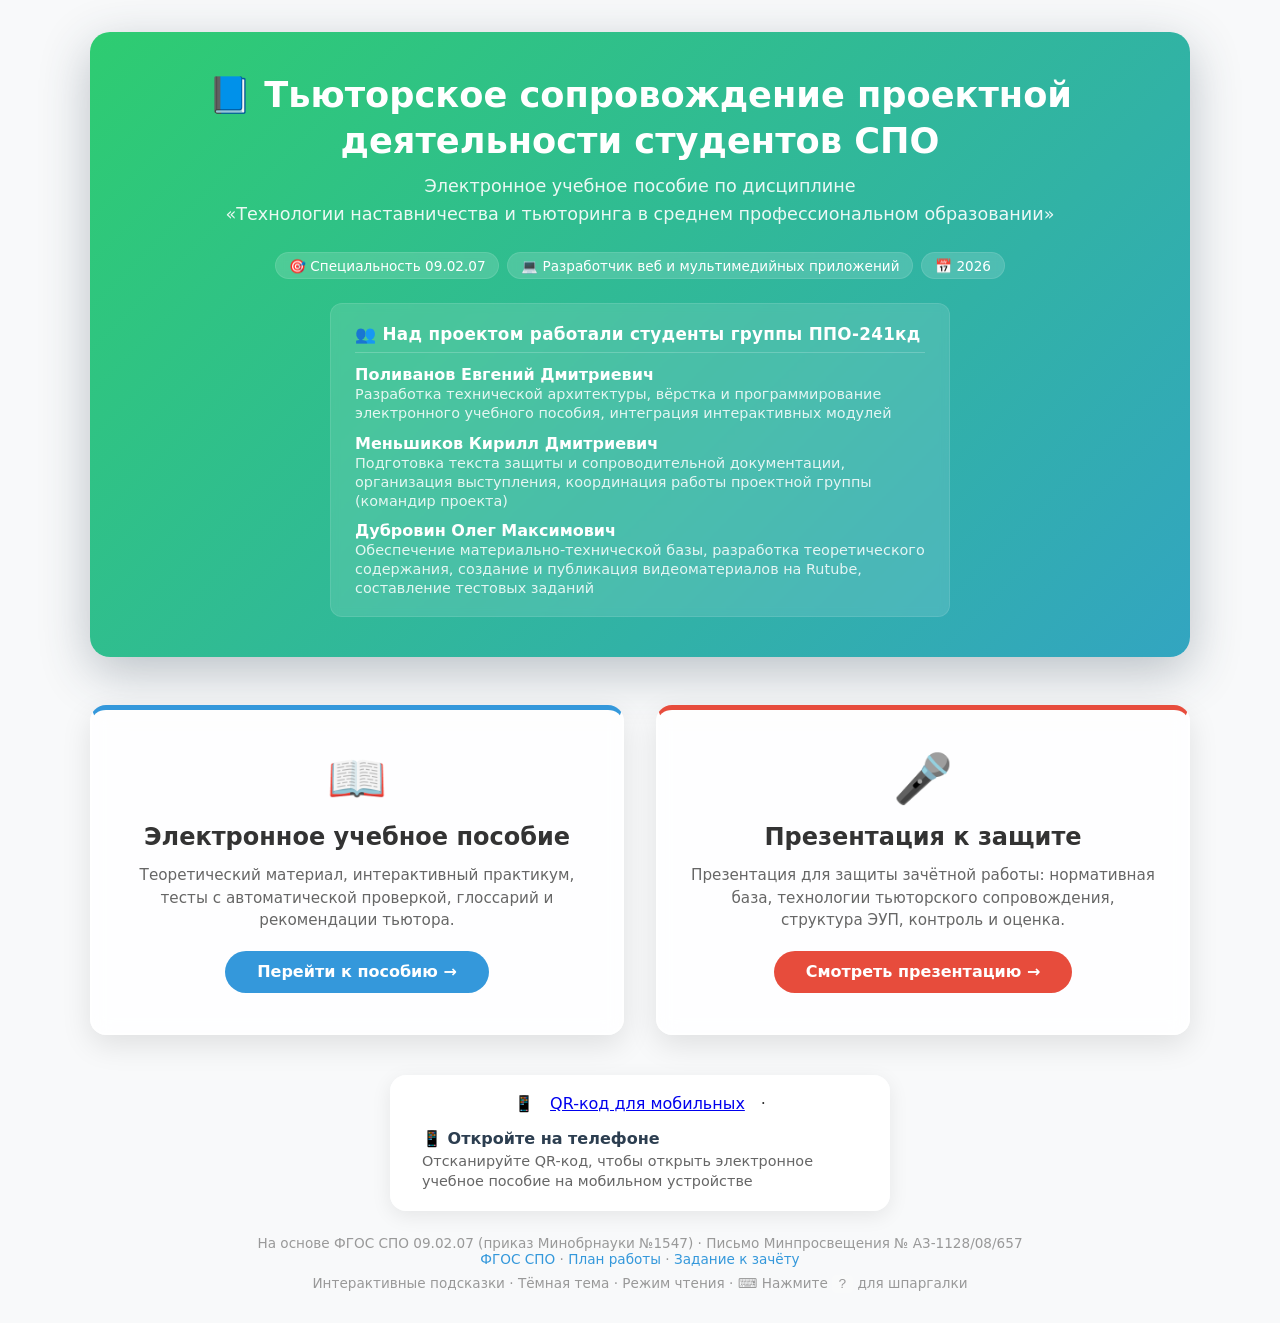
<file: index.html>
<!DOCTYPE html>
<html lang="ru">
<head>
    <meta charset="UTF-8">
    <meta name="viewport" content="width=device-width, initial-scale=1.0">
    <title>Тьюторское сопровождение проектной деятельности студентов СПО</title>
    <style>
        :root {
            --primary: #2c3e50;
            --secondary: #3498db;
            --accent: #e74c3c;
            --bg: #f8f9fa;
            --text: #333;
            --card-shadow: 0 10px 30px rgba(0,0,0,0.1);
        }
        * { margin: 0; padding: 0; box-sizing: border-box; }
        body {
            font-family: 'Segoe UI', system-ui, -apple-system, sans-serif;
            background: var(--bg);
            color: var(--text);
            min-height: 100vh;
            display: flex;
            flex-direction: column;
            align-items: center;
            justify-content: center;
            padding: 2rem;
        }
        .container {
            max-width: 1100px;
            width: 100%;
            text-align: center;
        }
        header {
            margin-bottom: 3rem;
            padding: 2.5rem;
            border-radius: 20px;
            background: linear-gradient(-45deg, #1a1a2e, #2c3e50, #3498db, #2ecc71);
            background-size: 400% 400%;
            animation: gradient 15s ease infinite;
            color: white;
            box-shadow: 0 15px 50px rgba(44, 62, 80, 0.3);
        }
        @keyframes gradient {
            0% { background-position: 0% 50%; }
            50% { background-position: 100% 50%; }
            100% { background-position: 0% 50%; }
        }
        header h1 {
            font-size: 2.2rem;
            margin-bottom: 0.5rem;
            line-height: 1.3;
        }
        header .subtitle {
            font-size: 1.1rem;
            opacity: 0.9;
            line-height: 1.6;
        }
        header .meta {
            margin-top: 1.5rem;
            font-size: 0.9rem;
            display: flex;
            flex-wrap: wrap;
            gap: 0.5rem;
            justify-content: center;
        }
        header .meta span {
            display: inline-block;
            padding: 0.3rem 0.8rem;
            background: rgba(255,255,255,0.15);
            border-radius: 20px;
            font-size: 0.85rem;
            backdrop-filter: blur(4px);
            border: 1px solid rgba(255,255,255,0.1);
        }
        .cards {
            display: grid;
            grid-template-columns: 1fr 1fr;
            gap: 2rem;
            margin-bottom: 2.5rem;
        }
        .card {
            background: rgba(255,255,255,0.85);
            backdrop-filter: blur(10px);
            border-radius: 16px;
            padding: 2.5rem 2rem;
            box-shadow: var(--card-shadow);
            transition: transform 0.3s, box-shadow 0.3s, background 0.3s;
            text-decoration: none;
            color: var(--text);
            display: flex;
            flex-direction: column;
            align-items: center;
            border: 2px solid rgba(255,255,255,0.3);
        }
        .card:hover {
            transform: translateY(-8px);
            box-shadow: 0 20px 50px rgba(0,0,0,0.15);
            background: rgba(255,255,255,0.95);
        }
        .card.eup { border-top: 5px solid var(--secondary); }
        .card.eup:hover { border-color: var(--secondary); }
        .card.pres { border-top: 5px solid var(--accent); }
        .card.pres:hover { border-color: var(--accent); }
        .card .icon {
            font-size: 3rem;
            margin-bottom: 1rem;
        }
        .card h2 {
            font-size: 1.5rem;
            margin-bottom: 0.8rem;
        }
        .card p {
            font-size: 0.95rem;
            color: #666;
            line-height: 1.5;
        }
        .card .btn {
            margin-top: 1.2rem;
            padding: 0.7rem 2rem;
            border-radius: 30px;
            font-size: 1rem;
            font-weight: 600;
            border: none;
            cursor: pointer;
            transition: background 0.3s, transform 0.2s;
        }
        .card .btn:hover { transform: scale(1.05); }
        .card.eup .btn { background: var(--secondary); color: white; }
        .card.eup .btn:hover { background: #2980b9; }
        .card.pres .btn { background: var(--accent); color: white; }
        .card.pres .btn:hover { background: #c0392b; }
        .footer {
            margin-top: 1.5rem;
            font-size: 0.85rem;
            color: #999;
        }
        .footer a { color: var(--secondary); text-decoration: none; }
        .footer a:hover { text-decoration: underline; }
        .qr-block {
            margin: 2rem auto 1rem;
            display: flex;
            align-items: center;
            justify-content: center;
            gap: 1rem;
            flex-wrap: wrap;
            background: rgba(255,255,255,0.9);
            border-radius: 16px;
            padding: 1.2rem 2rem;
            box-shadow: 0 5px 20px rgba(0,0,0,0.08);
            animation: fadeInUp 0.6s ease-out 0.5s both;
            max-width: 500px;
        }
        .qr-block img {
            width: 90px;
            height: 90px;
            border-radius: 8px;
            border: 2px solid #e0e0e0;
        }
        .qr-block .qr-text {
            text-align: left;
            font-size: 0.9rem;
        }
        .qr-block .qr-text strong {
            color: var(--primary);
            display: block;
            font-size: 1rem;
            margin-bottom: 0.2rem;
        }
        .qr-block .qr-text p {
            color: #666;
            line-height: 1.4;
            margin: 0;
        }
        @keyframes fadeInUp {
            from { opacity: 0; transform: translateY(30px); }
            to { opacity: 1; transform: translateY(0); }
        }
        .cards .card:nth-child(1) { animation: fadeInUp 0.6s ease-out 0.2s both; }
        .cards .card:nth-child(2) { animation: fadeInUp 0.6s ease-out 0.4s both; }
        .qr-block { animation: fadeInUp 0.6s ease-out 0.6s both; }
        .footer { animation: fadeInUp 0.6s ease-out 0.8s both; }
        @media (max-width: 700px) {
            .cards { grid-template-columns: 1fr; }
            header h1 { font-size: 1.6rem; }
            header { padding: 1.5rem; }
            .qr-block { flex-direction: column; text-align: center; padding: 1rem; }
            .qr-block .qr-text { text-align: center; }
        }
    </style>
</head>
<body>
    <div class="container">
        <header>
            <h1>📘 Тьюторское сопровождение проектной деятельности студентов СПО</h1>
            <p class="subtitle">Электронное учебное пособие по дисциплине<br>
            «Технологии наставничества и тьюторинга в среднем профессиональном образовании»</p>
            <div class="meta">
                <span>🎯 Специальность 09.02.07</span>
                <span>💻 Разработчик веб и мультимедийных приложений</span>
                <span>📅 2026</span>
            </div>
            <div style="margin-top:1.5rem;padding:1.2rem 1.5rem;background:rgba(255,255,255,0.12);border-radius:12px;text-align:left;max-width:620px;margin-left:auto;margin-right:auto;backdrop-filter:blur(4px);border:1px solid rgba(255,255,255,0.1);">
                <p style="font-weight:700;margin-bottom:0.8rem;font-size:1.05rem;letter-spacing:0.3px;border-bottom:1px solid rgba(255,255,255,0.2);padding-bottom:0.5rem;">👥 Над проектом работали студенты группы ППО-241кд</p>
                <div style="display:flex;flex-direction:column;gap:0.7rem;">
                    <div>
                        <span style="font-weight:600;color:#fff;">Поливанов Евгений Дмитриевич</span><br>
                        <span style="font-size:0.9rem;opacity:0.85;">Разработка технической архитектуры, вёрстка и программирование электронного учебного пособия, интеграция интерактивных модулей</span>
                    </div>
                    <div>
                        <span style="font-weight:600;color:#fff;">Меньшиков Кирилл Дмитриевич</span><br>
                        <span style="font-size:0.9rem;opacity:0.85;">Подготовка текста защиты и сопроводительной документации, организация выступления, координация работы проектной группы (командир проекта)</span>
                    </div>
                    <div>
                        <span style="font-weight:600;color:#fff;">Дубровин Олег Максимович</span><br>
                        <span style="font-size:0.9rem;opacity:0.85;">Обеспечение материально-технической базы, разработка теоретического содержания, создание и публикация видеоматериалов на Rutube, составление тестовых заданий</span>
                    </div>
                </div>
            </div>
        </header>

        <div class="cards">
            <a href="eup/index.html" class="card eup">
                <div class="icon">📖</div>
                <h2>Электронное учебное пособие</h2>
                <p>Теоретический материал, интерактивный практикум, тесты с автоматической проверкой, глоссарий и рекомендации тьютора.</p>
                <span class="btn">Перейти к пособию →</span>
            </a>
            <a href="presentation/index.html" class="card pres">
                <div class="icon">🎤</div>
                <h2>Презентация к защите</h2>
                <p>Презентация для защиты зачётной работы: нормативная база, технологии тьюторского сопровождения, структура ЭУП, контроль и оценка.</p>
                <span class="btn">Смотреть презентацию →</span>
            </a>
        </div>

        <!-- QR-код -->
        <div class="qr-block">
            📱 <a href="http://qrcoder.ru/code/?https%3A%2F%2Fevgpol.ru%2F&10&0" target="_blank">QR-код для мобильных</a> ·
            <div class="qr-text">
                <strong>📱 Откройте на телефоне</strong>
                <p>Отсканируйте QR-код, чтобы открыть электронное учебное пособие на мобильном устройстве</p>
            </div>
        </div>

        <div class="footer">
            <p>На основе ФГОС СПО 09.02.07 (приказ Минобрнауки №1547) · Письмо Минпросвещения № А3-1128/08/657</p>
            <p><a href="фгос.md">ФГОС СПО</a> · <a href="PLAN.md">План работы</a> · <a href="зачет.md">Задание к зачёту</a></p>
            <p style="margin-top:0.5rem;">Интерактивные подсказки · Тёмная тема · Режим чтения · ⌨️ Нажмите <kbd style="background:rgba(255,255,255,0.15);padding:0.1rem 0.4rem;border-radius:3px;font-family:monospace;">?</kbd> для шпаргалки</p>
        </div>
    </div>
</body>
</html>
</file>
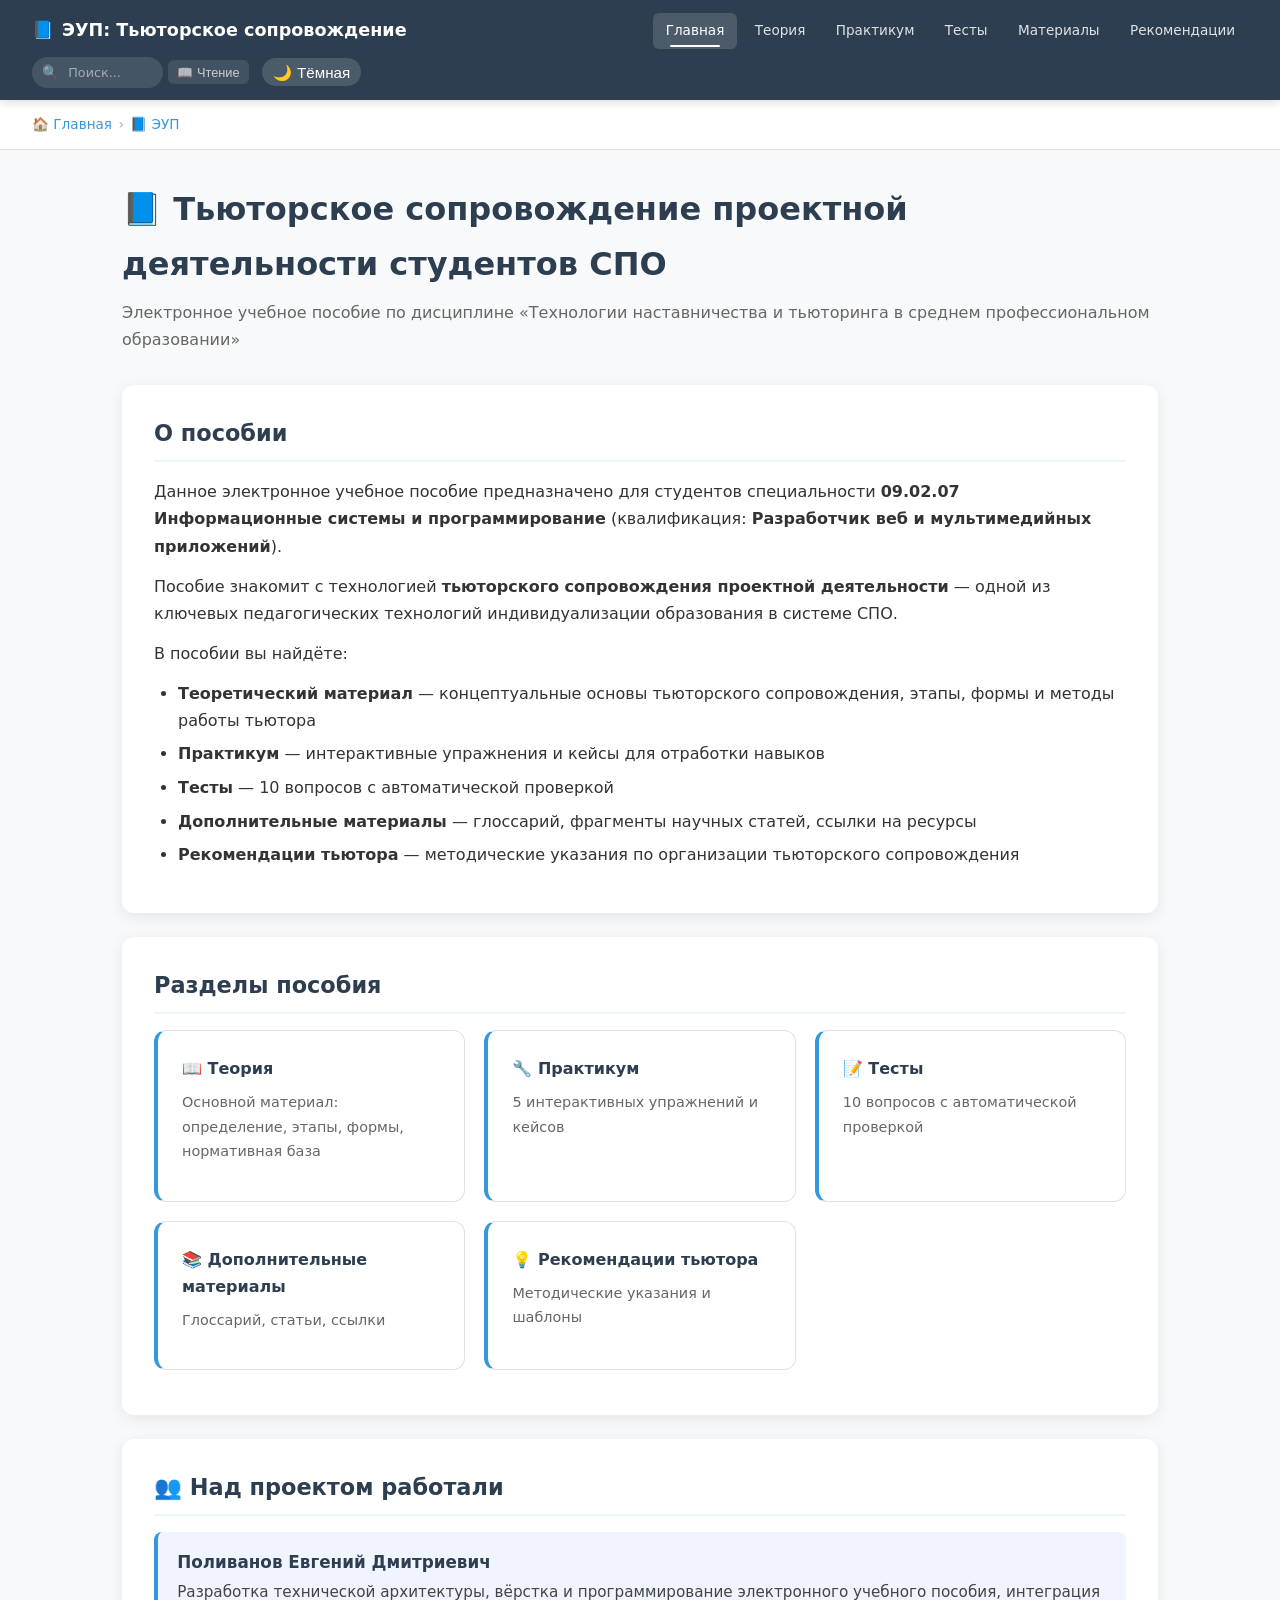
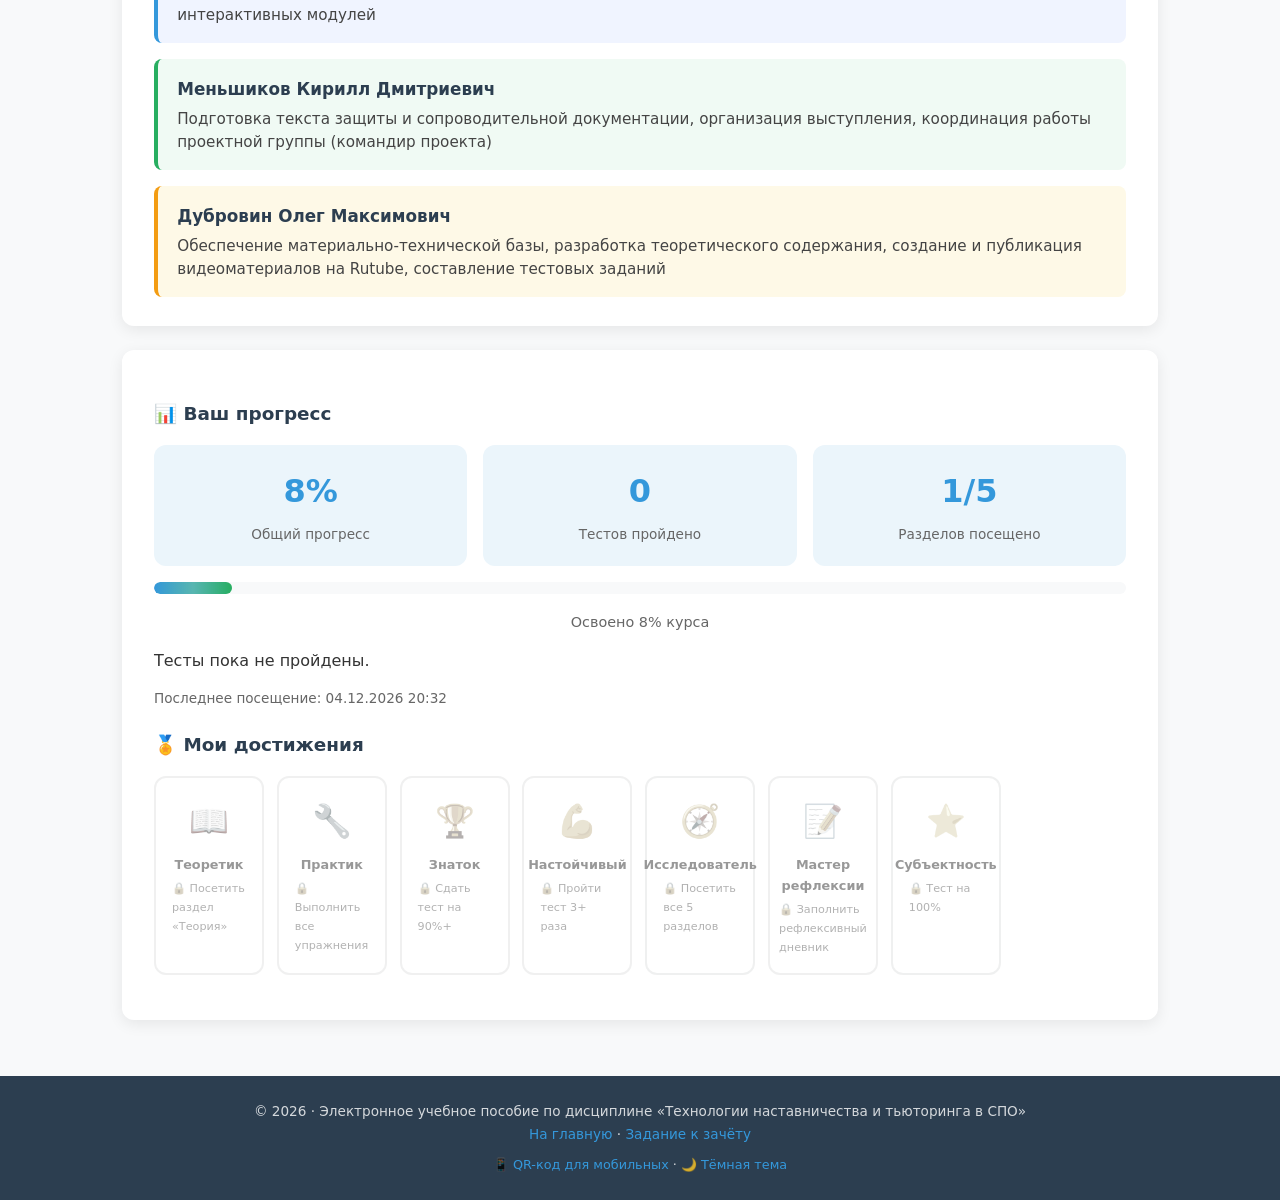
<file: eup/index.html>
<!DOCTYPE html>
<html lang="ru">
<head>
    <meta charset="UTF-8">
    <meta name="viewport" content="width=device-width, initial-scale=1.0">
    <title>Тьюторское сопровождение проектной деятельности — ЭУП</title>
    <link rel="stylesheet" href="css/style.css">
</head>
<body>
    <!-- Header -->
    <div class="top-bar">
        <button class="hamburger" id="hamburger-btn" aria-label="Меню">☰</button>
        <div class="logo"><a href="../index.html">📘</a> ЭУП: Тьюторское сопровождение</div>
        <nav class="top-nav">
            <a href="index.html" class="active">Главная</a>
            <a href="pages/teoriya.html">Теория</a>
            <a href="pages/praktikum.html">Практикум</a>
            <a href="pages/testy.html">Тесты</a>
            <a href="pages/materialy.html">Материалы</a>
            <a href="pages/rekomendacii.html">Рекомендации</a>
        </nav>
        <div style="display:flex;align-items:center;gap:0.3rem;flex-wrap:wrap;">
            <div class="search-box">
                <span class="search-icon">🔍</span>
                <input type="text" id="search-input" placeholder="Поиск..." aria-label="Поиск по странице">
            </div>
            <button class="reading-mode-btn" onclick="toggleReadingMode()" title="Режим чтения">📖 <span class="label">Чтение</span></button>
            <button class="theme-toggle" onclick="toggleTheme()" title="Переключить тему">🌙 <span class="label">Тёмная</span></button>
        </div>
    </div>

    <div id="breadcrumbs" class="breadcrumbs"></div>

    <!-- Main -->
    <div class="main">
        <div class="page-header">
            <h1>📘 Тьюторское сопровождение проектной деятельности студентов СПО</h1>
            <p class="desc">Электронное учебное пособие по дисциплине «Технологии наставничества и тьюторинга в среднем профессиональном образовании»</p>
        </div>

        <!-- Аннотация -->
        <div class="section">
            <h2>О пособии</h2>
            <p>Данное электронное учебное пособие предназначено для студентов специальности <strong>09.02.07 Информационные системы и программирование</strong> (квалификация: <strong>Разработчик веб и мультимедийных приложений</strong>).</p>
            <p>Пособие знакомит с технологией <strong>тьюторского сопровождения проектной деятельности</strong> — одной из ключевых педагогических технологий индивидуализации образования в системе СПО.</p>
            <p>В пособии вы найдёте:</p>
            <ul>
                <li><strong>Теоретический материал</strong> — концептуальные основы тьюторского сопровождения, этапы, формы и методы работы тьютора</li>
                <li><strong>Практикум</strong> — интерактивные упражнения и кейсы для отработки навыков</li>
                <li><strong>Тесты</strong> — 10 вопросов с автоматической проверкой</li>
                <li><strong>Дополнительные материалы</strong> — глоссарий, фрагменты научных статей, ссылки на ресурсы</li>
                <li><strong>Рекомендации тьютора</strong> — методические указания по организации тьюторского сопровождения</li>
            </ul>
        </div>

        <!-- Навигация по разделам -->
        <div class="section">
            <h2>Разделы пособия</h2>
            <div class="card-grid">
                <a href="pages/teoriya.html" class="card-item" style="text-decoration:none;display:block;">
                    <h4>📖 Теория</h4>
                    <p style="color:#666;font-size:0.9rem;">Основной материал: определение, этапы, формы, нормативная база</p>
                </a>
                <a href="pages/praktikum.html" class="card-item" style="text-decoration:none;display:block;">
                    <h4>🔧 Практикум</h4>
                    <p style="color:#666;font-size:0.9rem;">5 интерактивных упражнений и кейсов</p>
                </a>
                <a href="pages/testy.html" class="card-item" style="text-decoration:none;display:block;">
                    <h4>📝 Тесты</h4>
                    <p style="color:#666;font-size:0.9rem;">10 вопросов с автоматической проверкой</p>
                </a>
                <a href="pages/materialy.html" class="card-item" style="text-decoration:none;display:block;">
                    <h4>📚 Дополнительные материалы</h4>
                    <p style="color:#666;font-size:0.9rem;">Глоссарий, статьи, ссылки</p>
                </a>
                <a href="pages/rekomendacii.html" class="card-item" style="text-decoration:none;display:block;">
                    <h4>💡 Рекомендации тьютора</h4>
                    <p style="color:#666;font-size:0.9rem;">Методические указания и шаблоны</p>
                </a>
            </div>
        </div>

        <!-- Проектная группа -->
        <div class="section">
            <h2>👥 Над проектом работали</h2>
            <div style="display:flex;flex-direction:column;gap:1rem;">
                <div style="padding:1rem 1.2rem;background:#f0f4ff;border-left:4px solid #3498db;border-radius:8px;">
                    <div style="font-weight:600;font-size:1.05rem;color:#2c3e50;">Поливанов Евгений Дмитриевич</div>
                    <div style="margin-top:0.3rem;font-size:0.95rem;color:#444;line-height:1.5;">Разработка технической архитектуры, вёрстка и программирование электронного учебного пособия, интеграция интерактивных модулей</div>
                </div>
                <div style="padding:1rem 1.2rem;background:#f0faf4;border-left:4px solid #27ae60;border-radius:8px;">
                    <div style="font-weight:600;font-size:1.05rem;color:#2c3e50;">Меньшиков Кирилл Дмитриевич</div>
                    <div style="margin-top:0.3rem;font-size:0.95rem;color:#444;line-height:1.5;">Подготовка текста защиты и сопроводительной документации, организация выступления, координация работы проектной группы (командир проекта)</div>
                </div>
                <div style="padding:1rem 1.2rem;background:#fef9e7;border-left:4px solid #f39c12;border-radius:8px;">
                    <div style="font-weight:600;font-size:1.05rem;color:#2c3e50;">Дубровин Олег Максимович</div>
                    <div style="margin-top:0.3rem;font-size:0.95rem;color:#444;line-height:1.5;">Обеспечение материально-технической базы, разработка теоретического содержания, создание и публикация видеоматериалов на Rutube, составление тестовых заданий</div>
                </div>
            </div>
        </div>

        <!-- Статистика + Бейджи (рендерятся внутри displayStats) -->
        <div id="stats-container"></div>
    </div>

    <!-- Modal -->
    <div class="modal-overlay" id="modal-overlay">
        <div class="modal">
            <button class="close-btn" onclick="closeModal()">&times;</button>
            <h3 id="modal-title"></h3>
            <p id="modal-text"></p>
        </div>
    </div>

    <!-- Footer -->
    <div class="footer">
        <p>© 2026 · Электронное учебное пособие по дисциплине «Технологии наставничества и тьюторинга в СПО»</p>
        <p><a href="../index.html">На главную</a> · <a href="../зачет.md">Задание к зачёту</a></p>
        <p style="margin-top:0.5rem;font-size:0.8rem;">
            📱 <a href="http://qrcoder.ru/code/?https%3A%2F%2Fevgpol.ru%2F&10&0" target="_blank">QR-код для мобильных</a> ·
            🌙 <a href="#" onclick="toggleTheme();return false;">Тёмная тема</a>
        </p>
    </div>

    <script src="js/navigation.js"></script>
    <script src="js/main.js"></script>
    <script src="js/stats.js"></script>
    <script>
        document.addEventListener('DOMContentLoaded', function() {
            // Статистика + бейджи — всё внутри displayStats
            if (typeof displayStats === 'function') {
                displayStats('stats-container');
            }

            // Цветные статусы разделов
            try {
                var stats = JSON.parse(localStorage.getItem('eup_stats'));
                var visited = stats ? stats.pagesVisited || [] : [];
                var cardLinks = document.querySelectorAll('.card-item');

                // Убираем старые метки перед обновлением
                cardLinks.forEach(function(card) {
                    var oldBadge = card.querySelector('.visit-badge');
                    if (oldBadge) oldBadge.remove();
                    card.style.borderLeft = '';
                    card.style.background = '';
                });

                // Сбрасываем before установленный в CSS для секций
                cardLinks.forEach(function(card) {
                    var href = card.getAttribute('href');
                    if (!href) return;
                    var pageName = href.replace('pages/', '');
                    if (visited.indexOf(pageName) !== -1) {
                        card.style.borderLeft = '4px solid #27ae60';
                        card.style.background = '#f0faf4';
                        var badgeEl = document.createElement('span');
                        badgeEl.className = 'visit-badge';
                        badgeEl.textContent = '✅';
                        badgeEl.style.cssText = 'position:absolute;top:0.5rem;right:0.8rem;font-size:1.2rem;pointer-events:none;';
                        card.style.position = 'relative';
                        card.appendChild(badgeEl);
                    } else {
                        card.style.borderLeft = '4px solid #3498db';
                    }
                });
            } catch(e) {}
        });
    </script>
</body>
</html>
</file>
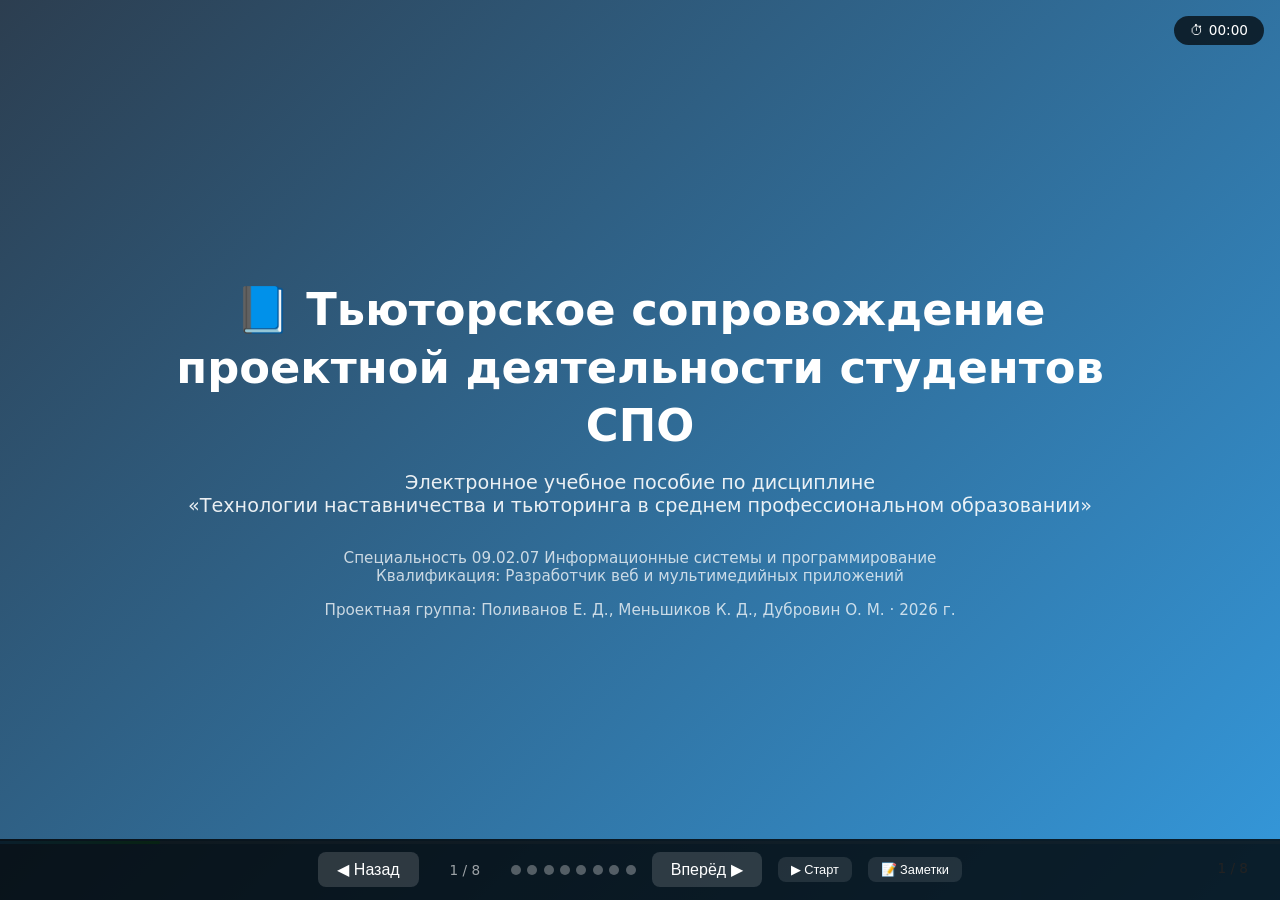
<file: presentation/index.html>
<!DOCTYPE html>
<html lang="ru">
<head>
    <meta charset="UTF-8">
    <meta name="viewport" content="width=device-width, initial-scale=1.0">
    <title>Презентация — Тьюторское сопровождение проектной деятельности</title>
    <link rel="stylesheet" href="css/presentation.css">
</head>
<body>
    <div class="presentation-container">
        <div class="presentation-progress"><div class="progress-fill" id="pres-progress-fill"></div></div>

        <!-- Слайд 1: Титульный -->
        <div class="slide slide-title active">
            <div class="slide-content">
                <h1>📘 Тьюторское сопровождение проектной деятельности студентов СПО</h1>
                <p class="sub">Электронное учебное пособие по дисциплине<br>«Технологии наставничества и тьюторинга в среднем профессиональном образовании»</p>
                <div class="meta">
                    <p>Специальность 09.02.07 Информационные системы и программирование</p>
                    <p>Квалификация: Разработчик веб и мультимедийных приложений</p>
                    <p style="margin-top:1rem;">Проектная группа: Поливанов Е. Д., Меньшиков К. Д., Дубровин О. М. · 2026 г.</p>
                </div>
            </div>
            <span class="slide-number">1 / 8</span>
            <div class="speaker-notes">Приветствие. Тема проекта, актуальность, целевая аудитория. ~1 мин</div>
        </div>

        <!-- Слайд 2: Нормативная база -->
        <div class="slide">
            <div class="slide-content">
                <h2>📋 Нормативно-правовая база</h2>
                <div style="text-align:left;margin-top:2rem;">
                    <ul>
                        <li><strong>ФГОС СПО 09.02.07</strong> — приказ Минобрнауки №1547 от 09.12.2016 (ред. от 03.07.2024)</li>
                        <li><strong>Письмо Минпросвещения № А3-1128/08/657</strong> от 21.12.2021 — методические рекомендации по наставничеству</li>
                        <li><strong>Концепция развития наставничества до 2030 года</strong> (распоряжение №1264-р)</li>
                        <li><strong>Профессиональный стандарт</strong> «Педагог профессионального обучения»</li>
                        <li><strong>ФЗ №273</strong> «Об образовании в Российской Федерации»</li>
                    </ul>
                </div>
                <div class="info-box">
                    <p>📌 ФГОС СПО 09.02.07 определяет перечень общих (ОК 01–09) и профессиональных (ПК 9.1–9.10) компетенций, формируемых в том числе через проектную деятельность и тьюторское сопровождение.</p>
                </div>
            </div>
            <span class="slide-number">2 / 8</span>
            <div class="speaker-notes">Перечислить нормативные документы. ФГОС, письмо Минпросвещения, концепция наставничества, профстандарт, ФЗ №273. ~1 мин</div>
        </div>

        <!-- Слайд 3: Технологии тьюторского сопровождения -->
        <div class="slide">
            <div class="slide-content">
                <h2>🎯 Технологии тьюторского сопровождения</h2>
                <div class="grid-2">
                    <div class="grid-item">
                        <h4>Сущность</h4>
                        <p>Педагогическая технология индивидуализации образования, направленная на сопровождение построения и реализации ИОП студента.</p>
                        <p><strong>Цель:</strong> формирование субъектности — способности студента быть автором собственной жизни.</p>
                    </div>
                    <div class="grid-item">
                        <h4>Этапы</h4>
                        <p>1. <strong>Диагностика</strong> — выявление дефицитов и интересов</p>
                        <p>2. <strong>Проектирование</strong> — построение ИОП</p>
                        <p>3. <strong>Реализация</strong> — работа над проектом</p>
                        <p>4. <strong>Рефлексия</strong> — осмысление результатов</p>
                    </div>
                    <div class="grid-item">
                        <h4>Формы работы</h4>
                        <p>• Тьюториал (групповое занятие)</p>
                        <p>• Индивидуальная консультация</p>
                        <p>• Образовательное событие</p>
                    </div>
                    <div class="grid-item">
                        <h4>Роли участников</h4>
                        <p>• <strong>Тьютор</strong> — фасилитатор</p>
                        <p>• <strong>Тьюторант</strong> — активный субъект</p>
                        <p>• <strong>Наставник</strong> — эксперт от работодателя</p>
                    </div>
                </div>
            </div>
            <span class="slide-number">3 / 8</span>
            <div class="speaker-notes">Сущность тьюторского сопровождения, 4 этапа, формы работы, роли участников. ~1.5 мин</div>
        </div>

        <!-- Слайд 4: Структура ЭУП -->
        <div class="slide">
            <div class="slide-content">
                <h2>📖 Структура электронного учебного пособия</h2>
                <div class="grid-2">
                    <div class="grid-item">
                        <h4>📖 Теория</h4>
                        <p>Основной материал, схемы, таблицы, определения терминов, нормативная база, видеоматериалы</p>
                        <p style="margin-top:0.5rem;"><span class="badge">2 медиаэлемента</span></p>
                    </div>
                    <div class="grid-item">
                        <h4>🔧 Практикум</h4>
                        <p>5 интерактивных упражнений: тренажёр, кейсы, «Построй маршрут», рефлексивный дневник</p>
                        <p style="margin-top:0.5rem;"><span class="badge badge-green">5 заданий</span></p>
                    </div>
                    <div class="grid-item">
                        <h4>📝 Тесты</h4>
                        <p>10 вопросов с автоматической проверкой (single, multiple, match), статистика в localStorage</p>
                        <p style="margin-top:0.5rem;"><span class="badge badge-yellow">авто-проверка</span></p>
                    </div>
                    <div class="grid-item">
                        <h4>💡 Рекомендации тьютора</h4>
                        <p>Методические указания, шаблоны, анкеты, чек-листы, описание рисков и KPI</p>
                        <p style="margin-top:0.5rem;"><span class="badge">технологии сопровождения</span></p>
                    </div>
                </div>
                <p style="margin-top:1rem;font-size:0.95rem;color:#666;text-align:center;">🔗 Гипертекстовая навигация: меню, хлебные крошки, глоссарий, перекрёстные ссылки между разделами</p>
            </div>
            <span class="slide-number">4 / 8</span>
            <div class="speaker-notes">Структура ЭУП: 5 разделов. Теория, Практикум (5 заданий), Тесты (10 вопросов), Материалы (глоссарий + статьи), Рекомендации. ~1 мин</div>
        </div>

        <!-- Слайд 5: Контроль и оценка -->
        <div class="slide">
            <div class="slide-content">
                <h2>📊 Контроль и оценка результатов</h2>
                <div style="text-align:left;margin-top:1.5rem;">
                    <div class="grid-2">
                        <div class="grid-item">
                            <h4>Тестовые задания</h4>
                            <ul>
                                <li>10 вопросов разных типов</li>
                                <li>Автоматическая проверка</li>
                                <li>Шкала оценивания (90%+ — отлично)</li>
                                <li>Обратная связь по каждому вопросу</li>
                            </ul>
                        </div>
                        <div class="grid-item">
                            <h4>Статистика (localStorage)</h4>
                            <ul>
                                <li>История результатов тестов</li>
                                <li>Дата и время попыток</li>
                                <li>Средний балл</li>
                                <li>Отметки о посещении разделов</li>
                            </ul>
                        </div>
                    </div>
                    <div class="info-box">
                        <h4>Модель оценки (по Киркпатрику)</h4>
                        <p>1. Реакция → 2. Усвоение → 3. Поведение → 4. Результат</p>
                        <p style="margin-top:0.3rem;">Ключевой показатель: изменение поведения студента на практике (уровень субъектности)</p>
                    </div>
                </div>
            </div>
            <span class="slide-number">5 / 8</span>
            <div class="speaker-notes">Система контроля: тесты с авто-проверкой, статистика в localStorage, модель Киркпатрика. ~0.5 мин</div>
        </div>

        <!-- Слайд 6: Работодатели -->
        <div class="slide">
            <div class="slide-content">
                <h2>🏢 Взаимодействие с работодателями</h2>
                <div style="text-align:left;margin-top:1.5rem;">
                    <ul>
                        <li><strong>Наставники от IT-компаний</strong> — экспертиза проектов, код-ревью, консультирование по архитектуре</li>
                        <li><strong>Мастер-классы</strong> — современные технологии веб-разработки (React, Vue, Node.js, Docker)</li>
                        <li><strong>Экскурсии на предприятия</strong> — знакомство с реальными производственными процессами</li>
                        <li><strong>Совместные хакатоны</strong> — образовательные события с участием бизнеса</li>
                        <li><strong>Участие в оценке</strong> — работодатели в составе жюри на защите проектов</li>
                    </ul>
                    <div class="info-box" style="border-left-color:#f39c12;">
                        <p><strong>Пример:</strong> Студент разрабатывает веб-приложение для IT-компании. Наставник (Senior-разработчик) проводит код-ревью, тьютор сопровождает образовательную траекторию. Итог — совместная защита проекта.</p>
                    </div>
                </div>
            </div>
            <span class="slide-number">6 / 8</span>
            <div class="speaker-notes">Взаимодействие с работодателями: наставники, мастер-классы, хакатоны, экспертиза проектов. Пример совместной защиты. ~0.5 мин</div>
        </div>

        <!-- Слайд 7: Ресурсы и время -->
        <div class="slide">
            <div class="slide-content">
                <h2>⚡ Ресурсы и временные затраты</h2>
                <div style="text-align:left;margin-top:1.5rem;">
                    <div class="grid-2">
                        <div class="grid-item">
                            <h4>Технологии реализации</h4>
                            <ul>
                                <li>HTML5 / CSS3 / JavaScript (vanilla)</li>
                                <li>Адаптивный дизайн (mobile-first)</li>
                                <li>GitHub Pages (хостинг)</li>
                                <li>localStorage (статистика)</li>
                                <li>SVG-графика (схемы)</li>
                            </ul>
                        </div>
                        <div class="grid-item">
                            <h4>Временные затраты</h4>
                            <ul>
                                <li>Проектирование структуры — 2 ч</li>
                                <li>Вёрстка портала и ЭУП — 6 ч</li>
                                <li>Наполнение контентом — 8 ч</li>
                                <li>Разработка JS-логики — 4 ч</li>
                                <li>Презентация — 2 ч</li>
                                <li>Тестирование — 1 ч</li>
                            </ul>
                            <p style="margin-top:0.5rem;font-weight:bold;">Итого: ~23 часа</p>
                        </div>
                    </div>
                </div>
                <div class="info-box" style="border-left-color:#27ae60;">
                    <p>📌 <strong>Перспективы развития:</strong> добавление новых кейсов, интеграция с LMS, расширение банка тестовых вопросов, создание мультиязычной версии.</p>
                </div>
            </div>
            <span class="slide-number">7 / 8</span>
            <div class="speaker-notes">Перспективы развития проекта. Ответы на вопросы аудитории. ~1 мин</div>
        </div>

        <!-- Слайд 8: Отчёт руководителя подгруппы -->
        <div class="slide slide-report">
            <div class="slide-content">
                <h2>📋 Отчёт руководителя подгруппы</h2>
                <div style="text-align:left;max-width:800px;margin-left:auto;margin-right:auto;">
                    <div class="grid-2">
                        <div class="grid-item">
                            <h4>👤 Поливанов Евгений Дмитриевич</h4>
                            <p><strong>Вклад в проект:</strong> разработка технической архитектуры, вёрстка и программирование электронного учебного пособия, интеграция интерактивных модулей</p>
                            <p><strong>Оценка выступления:</strong> _______________</p>
                            <p><strong>Рекомендации:</strong> ___________________</p>
                        </div>
                        <div class="grid-item">
                            <h4>👤 Меньшиков Кирилл Дмитриевич</h4>
                            <p><strong>Вклад в проект:</strong> подготовка текста защиты и сопроводительной документации, организация выступления, координация работы проектной группы (командир проекта)</p>
                            <p><strong>Оценка выступления:</strong> _______________</p>
                            <p><strong>Рекомендации:</strong> ___________________</p>
                        </div>
                        <div class="grid-item">
                            <h4>👤 Дубровин Олег Максимович</h4>
                            <p><strong>Вклад в проект:</strong> обеспечение материально-технической базы, разработка теоретического содержания, создание и публикация видеоматериалов на Rutube, составление тестовых заданий</p>
                            <p><strong>Оценка выступления:</strong> _______________</p>
                            <p><strong>Рекомендации:</strong> ___________________</p>
                        </div>
                    </div>
                    <div class="info-box" style="border-left-color:#f39c12;text-align:center;">
                        <p style="font-size:1rem;"><strong>Лучший момент защиты:</strong> _________________________</p>
                        <p style="font-size:1rem;margin-top:0.5rem;"><strong>Общие рекомендации подгруппе:</strong> _________________________</p>
                    </div>
                </div>
            </div>
            <span class="slide-number">8 / 8</span>
            <div class="speaker-notes">РУКОВОДИТЕЛЬ ПОДГРУППЫ: 5 мин. Оценка каждого участника: что сделал, как выступил, рекомендации. Лучший момент. Общие замечания.</div>
            <!-- QR Code -->
            <div class="qr-section" id="qr-section">
            📱 <a href="http://qrcoder.ru/code/?https%3A%2F%2Fevgpol.ru%2F&10&0" target="_blank">QR-код для мобильных</a> ·
                <div class="qr-label">📱 Отсканируйте → ЭУП</div>
            </div>
        </div>

        <!-- Навигация -->
        <div class="nav-bar">
            <button id="prev-btn">◀ Назад</button>
            <span class="slide-info" id="slide-info">1 / 8</span>
            <div class="dots" id="dots"></div>
            <button id="next-btn">Вперёд ▶</button>
            <button id="timer-toggle" style="background:rgba(255,255,255,0.1);padding:0.3rem 0.8rem;font-size:0.8rem;">▶ Старт</button>
            <button id="notes-toggle" style="background:rgba(255,255,255,0.1);padding:0.3rem 0.8rem;font-size:0.8rem;">📝 Заметки</button>
        </div>

        <!-- Таймер -->
        <div class="timer">
            ⏱ <span id="timer-display">00:00</span>
        </div>

    </div>

    <script src="js/presentation.js"></script>
</body>
</html>
</file>
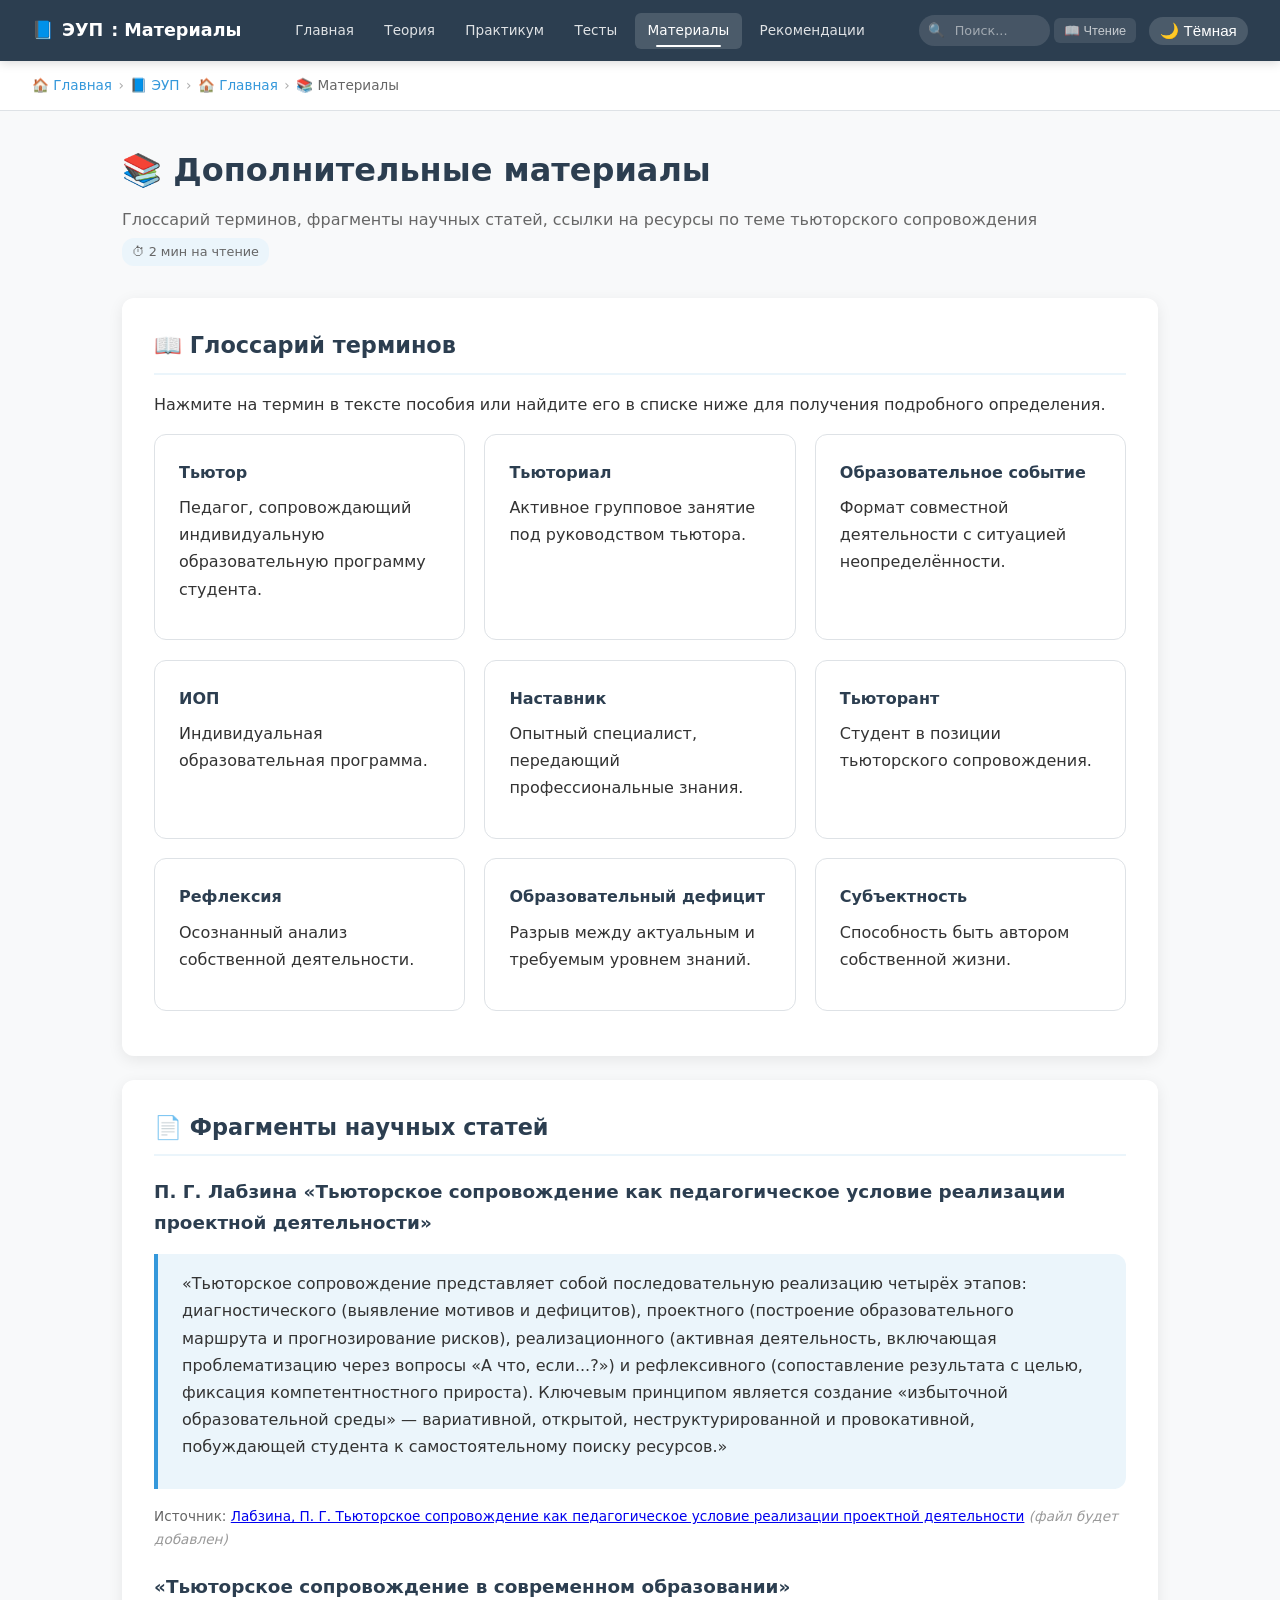
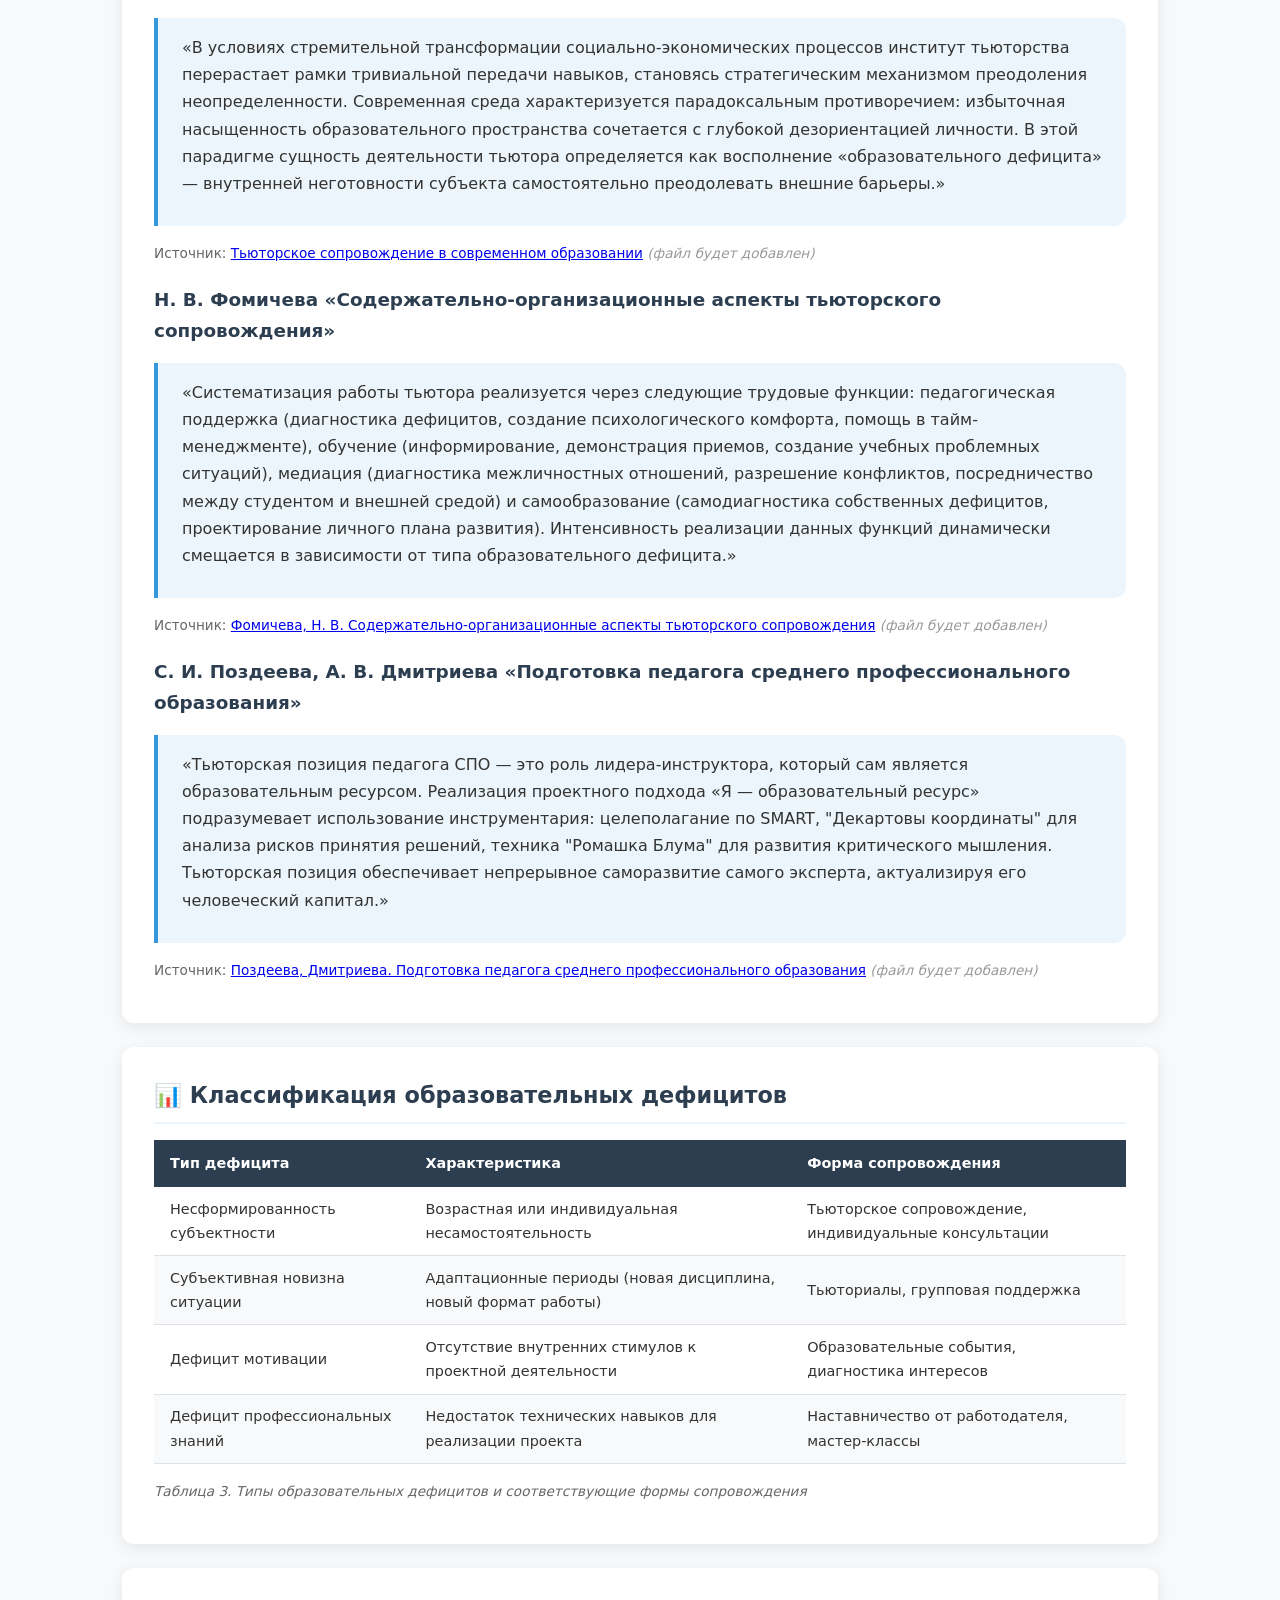
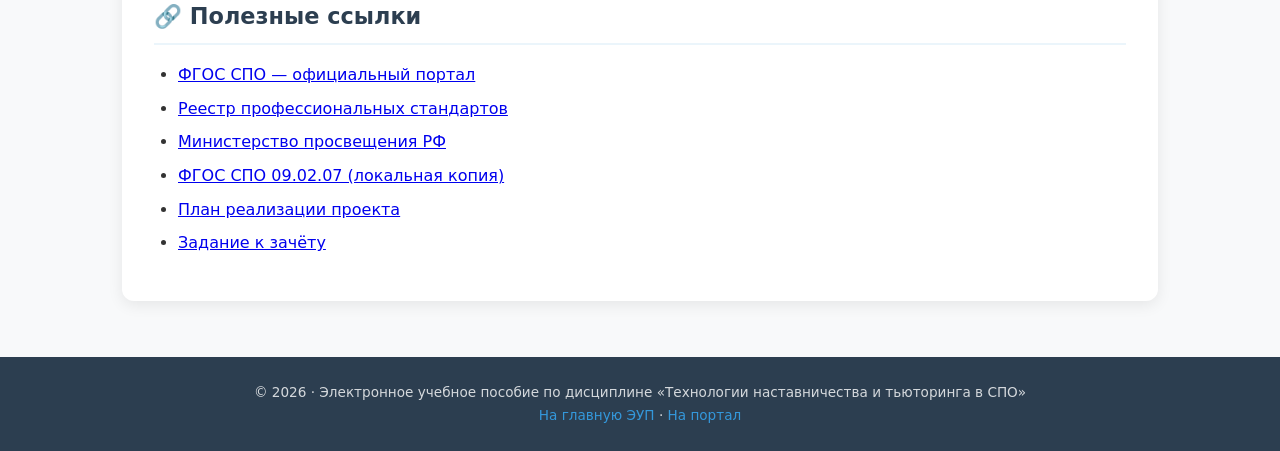
<file: eup/pages/materialy.html>
<!DOCTYPE html>
<html lang="ru">
<head>
    <meta charset="UTF-8">
    <meta name="viewport" content="width=device-width, initial-scale=1.0">
    <title>Дополнительные материалы — Тьюторское сопровождение</title>
    <link rel="stylesheet" href="../css/style.css">
</head>
<body>
    <div class="top-bar">
        <button class="hamburger" id="hamburger-btn" aria-label="Меню">☰</button>
        <div class="logo"><a href="../../index.html">📘</a> <a href="../index.html">ЭУП</a>: Материалы</div>
        <nav class="top-nav">
            <a href="../index.html">Главная</a>
            <a href="teoriya.html">Теория</a>
            <a href="praktikum.html">Практикум</a>
            <a href="testy.html">Тесты</a>
            <a href="materialy.html" class="active">Материалы</a>
            <a href="rekomendacii.html">Рекомендации</a>
        </nav>
        <div style="display:flex;align-items:center;gap:0.3rem;flex-wrap:wrap;">
            <div class="search-box">
                <span class="search-icon">🔍</span>
                <input type="text" id="search-input" placeholder="Поиск..." aria-label="Поиск по странице">
            </div>
            <button class="reading-mode-btn" onclick="toggleReadingMode()" title="Режим чтения">📖 <span class="label">Чтение</span></button>
            <button class="theme-toggle" onclick="toggleTheme()" title="Переключить тему">🌙 <span class="label">Тёмная</span></button>
        </div>
    </div>

    <div id="breadcrumbs" class="breadcrumbs"></div>

    <div class="main">
        <div class="page-header">
            <h1>📚 Дополнительные материалы</h1>
            <p class="desc">Глоссарий терминов, фрагменты научных статей, ссылки на ресурсы по теме тьюторского сопровождения</p>
            <span class="reading-time" id="reading-time-container"></span>
        </div>

        <!-- Глоссарий -->
        <div class="section" id="glossary">
            <h2>📖 Глоссарий терминов</h2>
            <p>Нажмите на термин в тексте пособия или найдите его в списке ниже для получения подробного определения.</p>
            <div class="card-grid">
                <div class="card-item" onclick="openGlossary('тьютор')" style="cursor:pointer;">
                    <h4>Тьютор</h4>
                    <p>Педагог, сопровождающий индивидуальную образовательную программу студента.</p>
                </div>
                <div class="card-item" onclick="openGlossary('тьюториал')" style="cursor:pointer;">
                    <h4>Тьюториал</h4>
                    <p>Активное групповое занятие под руководством тьютора.</p>
                </div>
                <div class="card-item" onclick="openGlossary('образовательное событие')" style="cursor:pointer;">
                    <h4>Образовательное событие</h4>
                    <p>Формат совместной деятельности с ситуацией неопределённости.</p>
                </div>
                <div class="card-item" onclick="openGlossary('иоп')" style="cursor:pointer;">
                    <h4>ИОП</h4>
                    <p>Индивидуальная образовательная программа.</p>
                </div>
                <div class="card-item" onclick="openGlossary('наставник')" style="cursor:pointer;">
                    <h4>Наставник</h4>
                    <p>Опытный специалист, передающий профессиональные знания.</p>
                </div>
                <div class="card-item" onclick="openGlossary('тьюторант')" style="cursor:pointer;">
                    <h4>Тьюторант</h4>
                    <p>Студент в позиции тьюторского сопровождения.</p>
                </div>
                <div class="card-item" onclick="openGlossary('рефлексия')" style="cursor:pointer;">
                    <h4>Рефлексия</h4>
                    <p>Осознанный анализ собственной деятельности.</p>
                </div>
                <div class="card-item" onclick="openGlossary('образовательный дефицит')" style="cursor:pointer;">
                    <h4>Образовательный дефицит</h4>
                    <p>Разрыв между актуальным и требуемым уровнем знаний.</p>
                </div>
                <div class="card-item" onclick="openGlossary('субъектность')" style="cursor:pointer;">
                    <h4>Субъектность</h4>
                    <p>Способность быть автором собственной жизни.</p>
                </div>
            </div>
        </div>

        <!-- Научные статьи -->
        <div class="section" id="articles">
            <h2>📄 Фрагменты научных статей</h2>

            <h3>П. Г. Лабзина «Тьюторское сопровождение как педагогическое условие реализации проектной деятельности»</h3>
            <div class="definition">
                <p>«Тьюторское сопровождение представляет собой последовательную реализацию четырёх этапов: диагностического (выявление мотивов и дефицитов), проектного (построение образовательного маршрута и прогнозирование рисков), реализационного (активная деятельность, включающая проблематизацию через вопросы «А что, если...?») и рефлексивного (сопоставление результата с целью, фиксация компетентностного прироста). Ключевым принципом является создание «избыточной образовательной среды» — вариативной, открытой, неструктурированной и провокативной, побуждающей студента к самостоятельному поиску ресурсов.»</p>
            </div>
            <p style="font-size:0.85rem;color:#666;">Источник: <a href="../../material/Лабзина, П. Г. Тьюторское сопровождение как педагогическое условие реализации проектной деятельности .pdf" target="_blank">Лабзина, П. Г. Тьюторское сопровождение как педагогическое условие реализации проектной деятельности</a> <em style="color:#999;">(файл будет добавлен)</em></p>

            <h3>«Тьюторское сопровождение в современном образовании»</h3>
            <div class="definition">
                <p>«В условиях стремительной трансформации социально-экономических процессов институт тьюторства перерастает рамки тривиальной передачи навыков, становясь стратегическим механизмом преодоления неопределенности. Современная среда характеризуется парадоксальным противоречием: избыточная насыщенность образовательного пространства сочетается с глубокой дезориентацией личности. В этой парадигме сущность деятельности тьютора определяется как восполнение «образовательного дефицита» — внутренней неготовности субъекта самостоятельно преодолевать внешние барьеры.»</p>
            </div>
            <p style="font-size:0.85rem;color:#666;">Источник: <a href="../../material/Тьюторское сопровождение в современном образовании.pdf" target="_blank">Тьюторское сопровождение в современном образовании</a> <em style="color:#999;">(файл будет добавлен)</em></p>

            <h3>Н. В. Фомичева «Содержательно-организационные аспекты тьюторского сопровождения»</h3>
            <div class="definition">
                <p>«Систематизация работы тьютора реализуется через следующие трудовые функции: педагогическая поддержка (диагностика дефицитов, создание психологического комфорта, помощь в тайм-менеджменте), обучение (информирование, демонстрация приемов, создание учебных проблемных ситуаций), медиация (диагностика межличностных отношений, разрешение конфликтов, посредничество между студентом и внешней средой) и самообразование (самодиагностика собственных дефицитов, проектирование личного плана развития). Интенсивность реализации данных функций динамически смещается в зависимости от типа образовательного дефицита.»</p>
            </div>
            <p style="font-size:0.85rem;color:#666;">Источник: <a href="../../material/Фомичева, Н. В. Содержательно-организационные аспекты тьюторского сопровождения .pdf" target="_blank">Фомичева, Н. В. Содержательно-организационные аспекты тьюторского сопровождения</a> <em style="color:#999;">(файл будет добавлен)</em></p>

            <h3>С. И. Поздеева, А. В. Дмитриева «Подготовка педагога среднего профессионального образования»</h3>
            <div class="definition">
                <p>«Тьюторская позиция педагога СПО — это роль лидера-инструктора, который сам является образовательным ресурсом. Реализация проектного подхода «Я — образовательный ресурс» подразумевает использование инструментария: целеполагание по SMART, "Декартовы координаты" для анализа рисков принятия решений, техника "Ромашка Блума" для развития критического мышления. Тьюторская позиция обеспечивает непрерывное саморазвитие самого эксперта, актуализируя его человеческий капитал.»</p>
            </div>
            <p style="font-size:0.85rem;color:#666;">Источник: <a href="../../material/Поздеева, Дмитриева Подготовка педагога среднего профессионального.pdf" target="_blank">Поздеева, Дмитриева. Подготовка педагога среднего профессионального образования</a> <em style="color:#999;">(файл будет добавлен)</em></p>
        </div>

        <!-- Классификация дефицитов -->
        <div class="section" id="deficity">
            <h2>📊 Классификация образовательных дефицитов</h2>
            <div class="table-wrap">
                <table>
                    <thead>
                        <tr>
                            <th>Тип дефицита</th>
                            <th>Характеристика</th>
                            <th>Форма сопровождения</th>
                        </tr>
                    </thead>
                    <tbody>
                        <tr>
                            <td>Несформированность субъектности</td>
                            <td>Возрастная или индивидуальная несамостоятельность</td>
                            <td>Тьюторское сопровождение, индивидуальные консультации</td>
                        </tr>
                        <tr>
                            <td>Субъективная новизна ситуации</td>
                            <td>Адаптационные периоды (новая дисциплина, новый формат работы)</td>
                            <td>Тьюториалы, групповая поддержка</td>
                        </tr>
                        <tr>
                            <td>Дефицит мотивации</td>
                            <td>Отсутствие внутренних стимулов к проектной деятельности</td>
                            <td>Образовательные события, диагностика интересов</td>
                        </tr>
                        <tr>
                            <td>Дефицит профессиональных знаний</td>
                            <td>Недостаток технических навыков для реализации проекта</td>
                            <td>Наставничество от работодателя, мастер-классы</td>
                        </tr>
                    </tbody>
                </table>
            </div>
            <p style="font-size:0.85rem;color:#666;"><em>Таблица 3. Типы образовательных дефицитов и соответствующие формы сопровождения</em></p>
        </div>

        <!-- Ссылки -->
        <div class="section" id="links">
            <h2>🔗 Полезные ссылки</h2>
            <ul>
                <li><a href="https://fgos.ru/" target="_blank">ФГОС СПО — официальный портал</a></li>
                <li><a href="https://profstandart.rosmintrud.ru/" target="_blank">Реестр профессиональных стандартов</a></li>
                <li><a href="https://edu.gov.ru/" target="_blank">Министерство просвещения РФ</a></li>
                <li><a href="../../фгос.md">ФГОС СПО 09.02.07 (локальная копия)</a></li>
                <li><a href="../../PLAN.md">План реализации проекта</a></li>
                <li><a href="../../зачет.md">Задание к зачёту</a></li>
            </ul>
        </div>
    </div>

    <!-- Modal -->
    <div class="modal-overlay" id="modal-overlay">
        <div class="modal">
            <button class="close-btn" onclick="closeModal()">&times;</button>
            <h3 id="modal-title"></h3>
            <p id="modal-text"></p>
        </div>
    </div>

    <button id="back-to-top" style="display:none;position:fixed;bottom:2rem;right:2rem;padding:0.8rem 1rem;background:#3498db;color:white;border:none;border-radius:50%;cursor:pointer;font-size:1.2rem;box-shadow:0 4px 15px rgba(0,0,0,0.2);z-index:50;">↑</button>

    <div class="footer">
        <p>© 2026 · Электронное учебное пособие по дисциплине «Технологии наставничества и тьюторинга в СПО»</p>
        <p><a href="../index.html">На главную ЭУП</a> · <a href="../../index.html">На портал</a></p>
    </div>

    <script src="../js/navigation.js"></script>
    <script src="../js/main.js"></script>
</body>
</html>
</file>
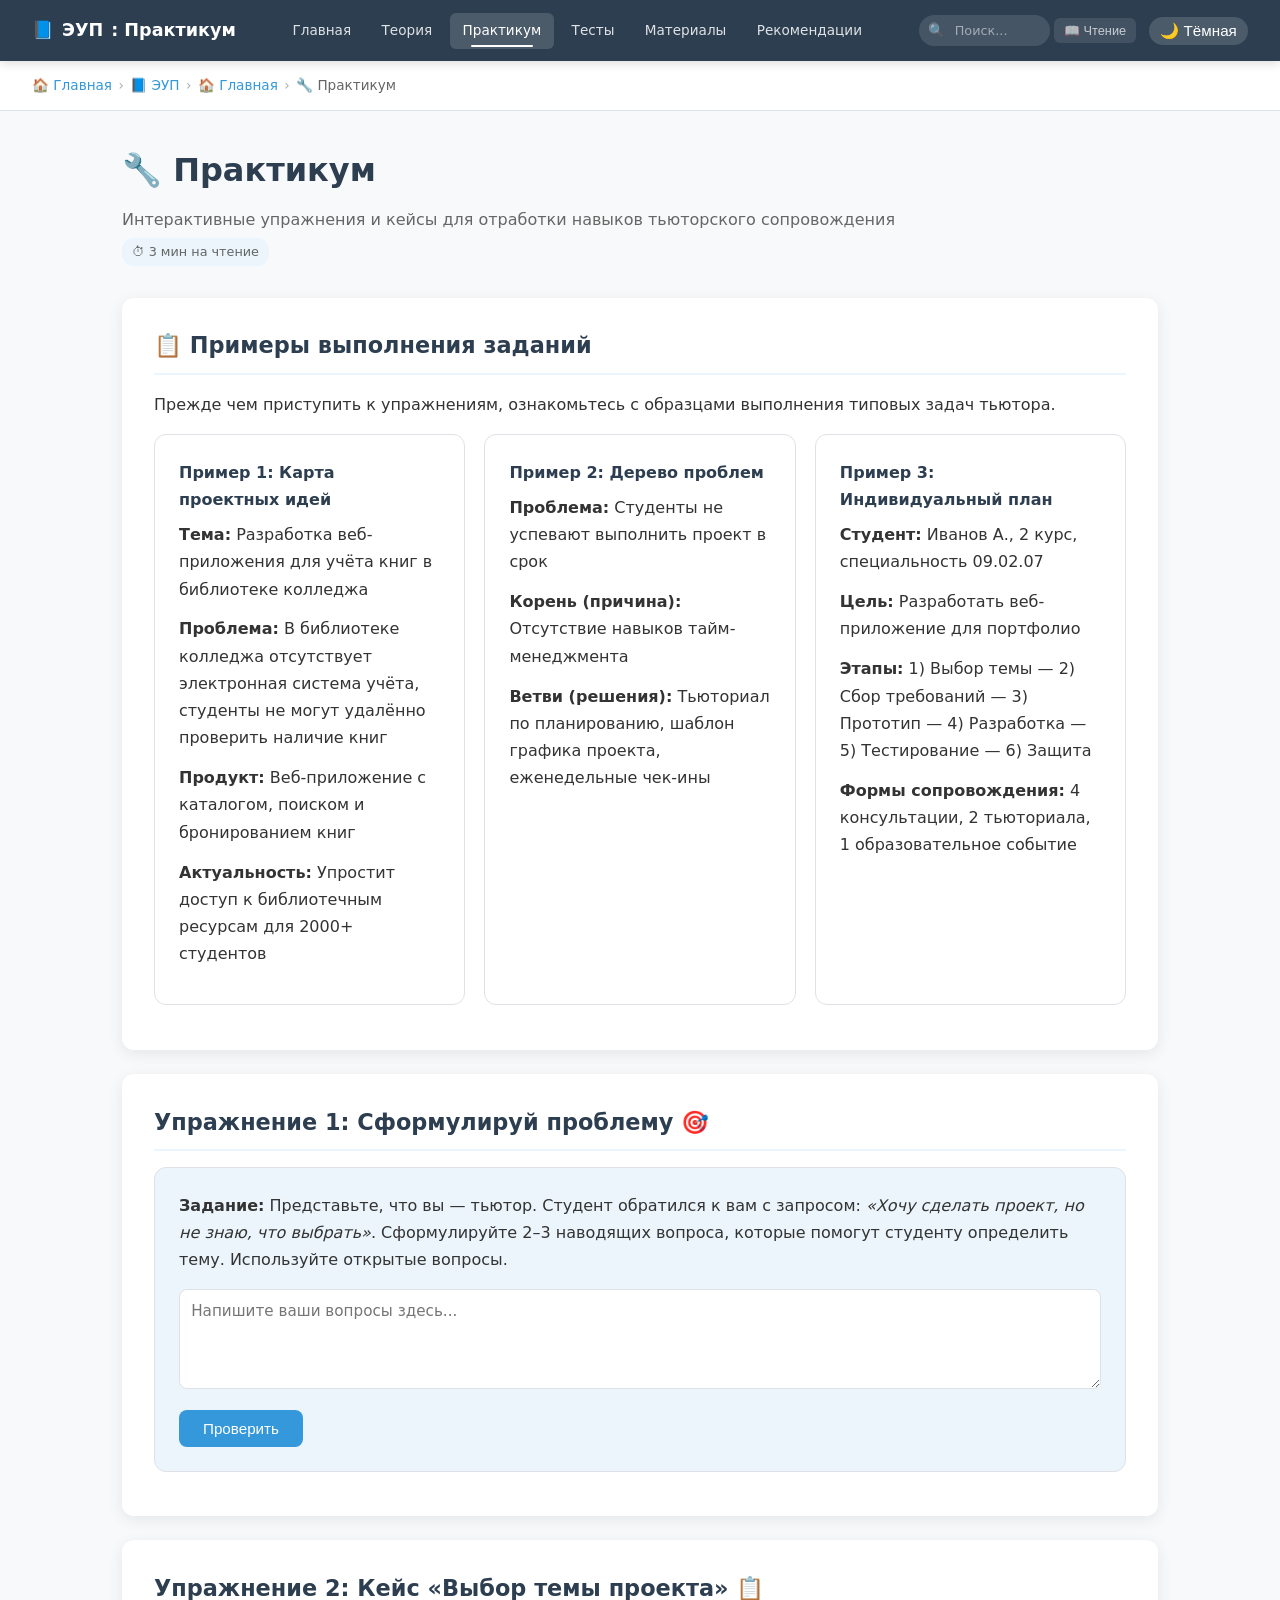
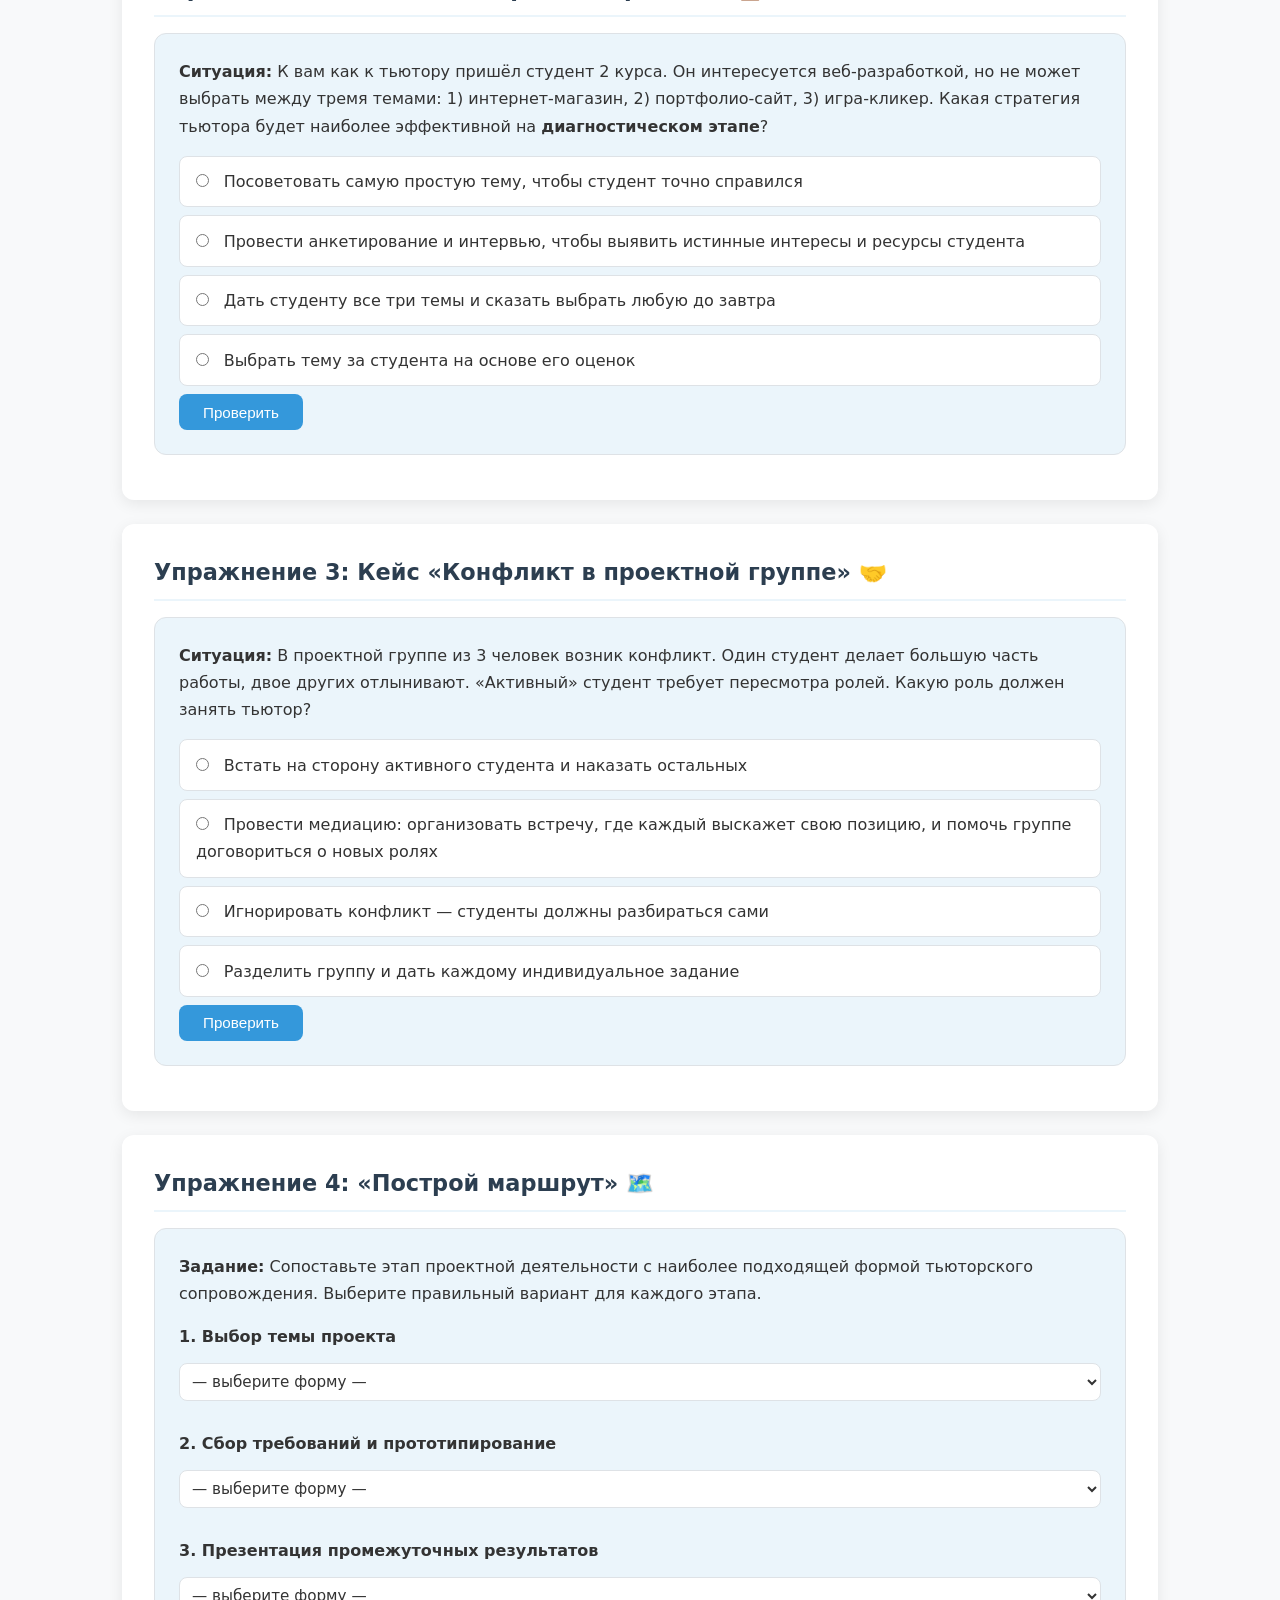
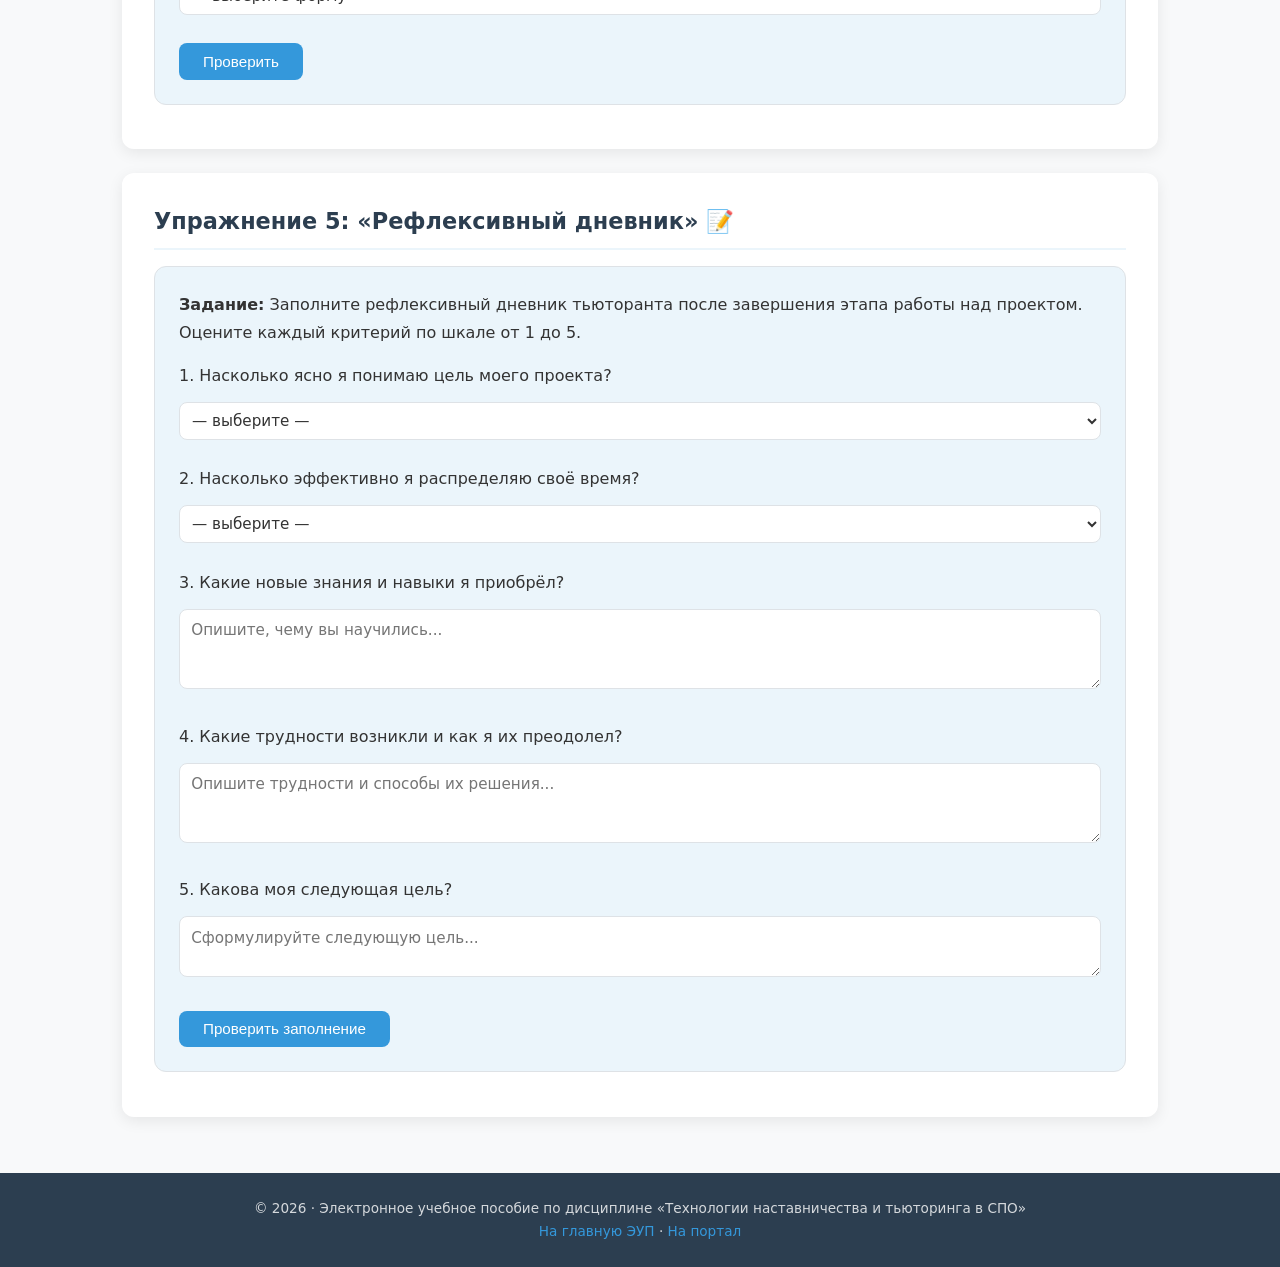
<file: eup/pages/praktikum.html>
<!DOCTYPE html>
<html lang="ru">
<head>
    <meta charset="UTF-8">
    <meta name="viewport" content="width=device-width, initial-scale=1.0">
    <title>Практикум — Тьюторское сопровождение</title>
    <link rel="stylesheet" href="../css/style.css">
</head>
<body>
    <div class="top-bar">
        <button class="hamburger" id="hamburger-btn" aria-label="Меню">☰</button>
        <div class="logo"><a href="../../index.html">📘</a> <a href="../index.html">ЭУП</a>: Практикум</div>
        <nav class="top-nav">
            <a href="../index.html">Главная</a>
            <a href="teoriya.html">Теория</a>
            <a href="praktikum.html" class="active">Практикум</a>
            <a href="testy.html">Тесты</a>
            <a href="materialy.html">Материалы</a>
            <a href="rekomendacii.html">Рекомендации</a>
        </nav>
        <div style="display:flex;align-items:center;gap:0.3rem;flex-wrap:wrap;">
            <div class="search-box">
                <span class="search-icon">🔍</span>
                <input type="text" id="search-input" placeholder="Поиск..." aria-label="Поиск по странице">
            </div>
            <button class="reading-mode-btn" onclick="toggleReadingMode()" title="Режим чтения">📖 <span class="label">Чтение</span></button>
            <button class="theme-toggle" onclick="toggleTheme()" title="Переключить тему">🌙 <span class="label">Тёмная</span></button>
        </div>
    </div>

    <div id="breadcrumbs" class="breadcrumbs"></div>

    <div class="main">
        <div class="page-header">
            <h1>🔧 Практикум</h1>
            <p class="desc">Интерактивные упражнения и кейсы для отработки навыков тьюторского сопровождения</p>
            <span class="reading-time" id="reading-time-container"></span>
        </div>

        <!-- Примеры / Моделирующий компонент -->
        <div class="section">
            <h2>📋 Примеры выполнения заданий</h2>
            <p>Прежде чем приступить к упражнениям, ознакомьтесь с образцами выполнения типовых задач тьютора.</p>

            <div class="card-grid">
                <div class="card-item">
                    <h4>Пример 1: Карта проектных идей</h4>
                    <p><strong>Тема:</strong> Разработка веб-приложения для учёта книг в библиотеке колледжа</p>
                    <p><strong>Проблема:</strong> В библиотеке колледжа отсутствует электронная система учёта, студенты не могут удалённо проверить наличие книг</p>
                    <p><strong>Продукт:</strong> Веб-приложение с каталогом, поиском и бронированием книг</p>
                    <p><strong>Актуальность:</strong> Упростит доступ к библиотечным ресурсам для 2000+ студентов</p>
                </div>
                <div class="card-item">
                    <h4>Пример 2: Дерево проблем</h4>
                    <p><strong>Проблема:</strong> Студенты не успевают выполнить проект в срок</p>
                    <p><strong>Корень (причина):</strong> Отсутствие навыков тайм-менеджмента</p>
                    <p><strong>Ветви (решения):</strong> Тьюториал по планированию, шаблон графика проекта, еженедельные чек-ины</p>
                </div>
                <div class="card-item">
                    <h4>Пример 3: Индивидуальный план</h4>
                    <p><strong>Студент:</strong> Иванов А., 2 курс, специальность 09.02.07</p>
                    <p><strong>Цель:</strong> Разработать веб-приложение для портфолио</p>
                    <p><strong>Этапы:</strong> 1) Выбор темы — 2) Сбор требований — 3) Прототип — 4) Разработка — 5) Тестирование — 6) Защита</p>
                    <p><strong>Формы сопровождения:</strong> 4 консультации, 2 тьюториала, 1 образовательное событие</p>
                </div>
            </div>
        </div>

        <!-- Упражнение 1 -->
        <div class="section">
            <h2>Упражнение 1: Сформулируй проблему 🎯</h2>
            <div class="exercise">
                <p class="task-text"><strong>Задание:</strong> Представьте, что вы — тьютор. Студент обратился к вам с запросом: <em>«Хочу сделать проект, но не знаю, что выбрать»</em>. Сформулируйте 2–3 наводящих вопроса, которые помогут студенту определить тему. Используйте открытые вопросы.</p>
                <textarea id="ex1-answer" placeholder="Напишите ваши вопросы здесь..."></textarea>
                <button class="btn-check" onclick="checkExercise1()">Проверить</button>
                <div id="ex1-feedback" class="feedback"></div>
            </div>
        </div>

        <!-- Упражнение 2: Кейс "Студент не может выбрать тему" -->
        <div class="section">
            <h2>Упражнение 2: Кейс «Выбор темы проекта» 📋</h2>
            <div class="exercise" id="ex2">
                <p class="task-text"><strong>Ситуация:</strong> К вам как к тьютору пришёл студент 2 курса. Он интересуется веб-разработкой, но не может выбрать между тремя темами: 1) интернет-магазин, 2) портфолио-сайт, 3) игра-кликер. Какая стратегия тьютора будет наиболее эффективной на <strong>диагностическом этапе</strong>?</p>
                <div class="options" id="ex2-options">
                    <label><input type="radio" name="ex2" value="0"> Посоветовать самую простую тему, чтобы студент точно справился</label>
                    <label><input type="radio" name="ex2" value="1"> Провести анкетирование и интервью, чтобы выявить истинные интересы и ресурсы студента</label>
                    <label><input type="radio" name="ex2" value="2"> Дать студенту все три темы и сказать выбрать любую до завтра</label>
                    <label><input type="radio" name="ex2" value="3"> Выбрать тему за студента на основе его оценок</label>
                </div>
                <button class="btn-check" onclick="checkEx2()">Проверить</button>
                <div id="ex2-feedback" class="feedback"></div>
            </div>
        </div>

        <!-- Упражнение 3: Кейс "Конфликт в группе" -->
        <div class="section">
            <h2>Упражнение 3: Кейс «Конфликт в проектной группе» 🤝</h2>
            <div class="exercise" id="ex3">
                <p class="task-text"><strong>Ситуация:</strong> В проектной группе из 3 человек возник конфликт. Один студент делает большую часть работы, двое других отлынивают. «Активный» студент требует пересмотра ролей. Какую роль должен занять тьютор?</p>
                <div class="options" id="ex3-options">
                    <label><input type="radio" name="ex3" value="0"> Встать на сторону активного студента и наказать остальных</label>
                    <label><input type="radio" name="ex3" value="1"> Провести медиацию: организовать встречу, где каждый выскажет свою позицию, и помочь группе договориться о новых ролях</label>
                    <label><input type="radio" name="ex3" value="2"> Игнорировать конфликт — студенты должны разбираться сами</label>
                    <label><input type="radio" name="ex3" value="3"> Разделить группу и дать каждому индивидуальное задание</label>
                </div>
                <button class="btn-check" onclick="checkEx3()">Проверить</button>
                <div id="ex3-feedback" class="feedback"></div>
            </div>
        </div>

        <!-- Упражнение 4: Построй маршрут -->
        <div class="section">
            <h2>Упражнение 4: «Построй маршрут» 🗺️</h2>
            <div class="exercise" id="ex4">
                <p class="task-text"><strong>Задание:</strong> Сопоставьте этап проектной деятельности с наиболее подходящей формой тьюторского сопровождения. Выберите правильный вариант для каждого этапа.</p>

                <div style="margin:1rem 0;">
                    <p><strong>1. Выбор темы проекта</strong></p>
                    <select id="ex4-1" style="width:100%;padding:0.5rem;border-radius:8px;border:1px solid #dee2e6;">
                        <option value="-1">— выберите форму —</option>
                        <option value="0">Тьюториал «Карта проектных идей»</option>
                        <option value="1">Индивидуальная консультация по написанию отчёта</option>
                        <option value="2">Образовательное событие «Хакатон»</option>
                    </select>
                </div>
                <div style="margin:1rem 0;">
                    <p><strong>2. Сбор требований и прототипирование</strong></p>
                    <select id="ex4-2" style="width:100%;padding:0.5rem;border-radius:8px;border:1px solid #dee2e6;">
                        <option value="-1">— выберите форму —</option>
                        <option value="0">Защита проекта перед комиссией</option>
                        <option value="1">Тьюториал «Анализ требований и целевая аудитория»</option>
                        <option value="2">Экзамен по дисциплине</option>
                    </select>
                </div>
                <div style="margin:1rem 0;">
                    <p><strong>3. Презентация промежуточных результатов</strong></p>
                    <select id="ex4-3" style="width:100%;padding:0.5rem;border-radius:8px;border:1px solid #dee2e6;">
                        <option value="-1">— выберите форму —</option>
                        <option value="0">Лекция о теории проектирования</option>
                        <option value="1">Индивидуальная консультация по техническим вопросам</option>
                        <option value="2">Групповой тьюториал с обратной связью «Плюс-дельта»</option>
                    </select>
                </div>
                <button class="btn-check" onclick="checkEx4()">Проверить</button>
                <div id="ex4-feedback" class="feedback"></div>
            </div>
        </div>

        <!-- Упражнение 5: Рефлексивный дневник -->
        <div class="section">
            <h2>Упражнение 5: «Рефлексивный дневник» 📝</h2>
            <div class="exercise" id="ex5">
                <p class="task-text"><strong>Задание:</strong> Заполните рефлексивный дневник тьюторанта после завершения этапа работы над проектом. Оцените каждый критерий по шкале от 1 до 5.</p>
                <div id="ex5-questions">
                    <div style="margin:0.8rem 0;">
                        <p>1. Насколько ясно я понимаю цель моего проекта?</p>
                        <select id="ex5-1" style="width:100%;padding:0.5rem;border-radius:8px;border:1px solid #dee2e6;">
                            <option value="0">— выберите —</option>
                            <option value="1">1 — совсем не понимаю</option>
                            <option value="2">2 — скорее не понимаю</option>
                            <option value="3">3 — частично понимаю</option>
                            <option value="4">4 — в основном понимаю</option>
                            <option value="5">5 — полностью понимаю</option>
                        </select>
                    </div>
                    <div style="margin:0.8rem 0;">
                        <p>2. Насколько эффективно я распределяю своё время?</p>
                        <select id="ex5-2" style="width:100%;padding:0.5rem;border-radius:8px;border:1px solid #dee2e6;">
                            <option value="0">— выберите —</option>
                            <option value="1">1 — совсем не эффективно</option>
                            <option value="2">2 — скорее не эффективно</option>
                            <option value="3">3 — средне</option>
                            <option value="4">4 — достаточно эффективно</option>
                            <option value="5">5 — очень эффективно</option>
                        </select>
                    </div>
                    <div style="margin:0.8rem 0;">
                        <p>3. Какие новые знания и навыки я приобрёл?</p>
                        <textarea id="ex5-3" placeholder="Опишите, чему вы научились..." style="width:100%;padding:0.7rem;border:1px solid #dee2e6;border-radius:8px;min-height:80px;font-family:inherit;"></textarea>
                    </div>
                    <div style="margin:0.8rem 0;">
                        <p>4. Какие трудности возникли и как я их преодолел?</p>
                        <textarea id="ex5-4" placeholder="Опишите трудности и способы их решения..." style="width:100%;padding:0.7rem;border:1px solid #dee2e6;border-radius:8px;min-height:80px;font-family:inherit;"></textarea>
                    </div>
                    <div style="margin:0.8rem 0;">
                        <p>5. Какова моя следующая цель?</p>
                        <textarea id="ex5-5" placeholder="Сформулируйте следующую цель..." style="width:100%;padding:0.7rem;border:1px solid #dee2e6;border-radius:8px;min-height:60px;font-family:inherit;"></textarea>
                    </div>
                </div>
                <button class="btn-check" onclick="checkEx5()">Проверить заполнение</button>
                <div id="ex5-feedback" class="feedback"></div>
            </div>
        </div>

    </div>

    <button id="back-to-top" style="display:none;position:fixed;bottom:2rem;right:2rem;padding:0.8rem 1rem;background:#3498db;color:white;border:none;border-radius:50%;cursor:pointer;font-size:1.2rem;box-shadow:0 4px 15px rgba(0,0,0,0.2);z-index:50;">↑</button>

    <div class="footer">
        <p>© 2026 · Электронное учебное пособие по дисциплине «Технологии наставничества и тьюторинга в СПО»</p>
        <p><a href="../index.html">На главную ЭУП</a> · <a href="../../index.html">На портал</a></p>
    </div>

    <script src="../js/navigation.js"></script>
    <script src="../js/main.js"></script>
    <script>
        function checkExercise1() {
            var answer = document.getElementById('ex1-answer').value.trim();
            var fb = document.getElementById('ex1-feedback');
            if (answer.length < 10) {
                fb.className = 'feedback incorrect';
                fb.style.display = 'block';
                fb.innerHTML = '❌ Напишите хотя бы 2-3 вопроса. Используйте открытые вопросы: «Что тебя интересует?», «Какую проблему хочешь решить?»';
                return;
            }
            // Проверяем наличие вопросительных знаков
            var qCount = (answer.match(/\?/g) || []).length;
            if (qCount >= 2) {
                fb.className = 'feedback correct';
                fb.style.display = 'block';
                fb.innerHTML = '✅ Отлично! Вы сформулировали ' + qCount + ' вопроса. Открытые вопросы помогают студенту самостоятельно прийти к выбору темы.';
            } else {
                fb.className = 'feedback partial';
                fb.style.display = 'block';
                fb.innerHTML = '⚠️ Хорошее начало! Но постарайтесь задать не менее 2-3 вопросов. Пример: «Какая профессиональная проблема тебя волнует?», «Что бы ты хотел изменить в своей учебной среде?»';
            }
        }

        function checkEx2() {
            var selected = document.querySelector('input[name="ex2"]:checked');
            var fb = document.getElementById('ex2-feedback');
            if (!selected) {
                fb.className = 'feedback incorrect';
                fb.style.display = 'block';
                fb.innerHTML = '❌ Пожалуйста, выберите вариант ответа.';
                return;
            }
            if (selected.value === '1') {
                fb.className = 'feedback correct';
                fb.style.display = 'block';
                fb.innerHTML = '✅ Верно! На диагностическом этапе тьютор должен выявить истинные интересы и ресурсы студента через анкетирование и интервью, а не навязывать готовые решения.';
                document.querySelectorAll('#ex2-options label').forEach(function(l) { l.classList.remove('selected'); });
                selected.parentElement.classList.add('selected');
            } else {
                fb.className = 'feedback incorrect';
                fb.style.display = 'block';
                fb.innerHTML = '❌ Неверно. На диагностическом этапе тьютор не даёт готовых ответов, а помогает студенту осознать собственные интересы через диагностику. Правильный ответ: провести анкетирование и интервью.';
            }
        }

        function checkEx3() {
            var selected = document.querySelector('input[name="ex3"]:checked');
            var fb = document.getElementById('ex3-feedback');
            if (!selected) {
                fb.className = 'feedback incorrect';
                fb.style.display = 'block';
                fb.innerHTML = '❌ Пожалуйста, выберите вариант ответа.';
                return;
            }
            if (selected.value === '1') {
                fb.className = 'feedback correct';
                fb.style.display = 'block';
                fb.innerHTML = '✅ Верно! Медиация — одна из ключевых функций тьютора. Тьютор помогает группе договориться, а не принимает сторону одного из участников.';
                document.querySelectorAll('#ex3-options label').forEach(function(l) { l.classList.remove('selected'); });
                selected.parentElement.classList.add('selected');
            } else {
                fb.className = 'feedback incorrect';
                fb.style.display = 'block';
                fb.innerHTML = '❌ Неверно. Тьютор выполняет медиативную функцию: помогает сторонам услышать друг друга и найти взаимоприемлемое решение. Игнорирование конфликта или наказание — не тьюторская позиция.';
            }
        }

        function checkEx4() {
            var answers = {
                'ex4-1': 0,
                'ex4-2': 1,
                'ex4-3': 2
            };
            var correct = 0;
            var total = 3;
            var details = [];

            for (var key in answers) {
                var sel = document.getElementById(key);
                var val = parseInt(sel.value);
                if (val === answers[key]) {
                    correct++;
                    details.push('✅');
                } else {
                    details.push('❌');
                }
            }

            var fb = document.getElementById('ex4-feedback');
            var msg = 'Результат: ' + correct + ' из ' + total + ' правильных.<br>';
            msg += '1. Выбор темы: ' + details[0] + ' (правильно: тьюториал «Карта проектных идей»)<br>';
            msg += '2. Сбор требований: ' + details[1] + ' (правильно: тьюториал «Анализ требований»)<br>';
            msg += '3. Презентация результатов: ' + details[2] + ' (правильно: групповой тьюториал с обратной связью)';

            if (correct === total) {
                fb.className = 'feedback correct';
            } else if (correct >= 1) {
                fb.className = 'feedback partial';
            } else {
                fb.className = 'feedback incorrect';
            }
            fb.style.display = 'block';
            fb.innerHTML = msg;
        }

        function checkEx5() {
            var q1 = document.getElementById('ex5-1').value;
            var q2 = document.getElementById('ex5-2').value;
            var q3 = document.getElementById('ex5-3').value.trim();
            var q4 = document.getElementById('ex5-4').value.trim();
            var q5 = document.getElementById('ex5-5').value.trim();

            var fb = document.getElementById('ex5-feedback');
            var filled = 0;
            if (q1 !== '0') filled++;
            if (q2 !== '0') filled++;
            if (q3.length > 5) filled++;
            if (q4.length > 5) filled++;
            if (q5.length > 5) filled++;

            if (filled === 5) {
                fb.className = 'feedback correct';
                fb.style.display = 'block';
                fb.innerHTML = '✅ Отлично! Вы полностью заполнили рефлексивный дневник. Регулярная рефлексия — ключевой навык субъектной позиции. Сохраните свои ответы для дальнейшей работы.';
            } else if (filled >= 3) {
                fb.className = 'feedback partial';
                fb.style.display = 'block';
                fb.innerHTML = '⚠️ Заполнено ' + filled + ' из 5 пунктов. Постарайтесь ответить на все вопросы для полноценной рефлексии.';
            } else {
                fb.className = 'feedback incorrect';
                fb.style.display = 'block';
                fb.innerHTML = '❌ Заполнено только ' + filled + ' из 5 пунктов. Рефлексивный дневник помогает осмыслить опыт — уделите внимание каждому вопросу.';
            }
        }
    </script>
</body>
</html>
</file>
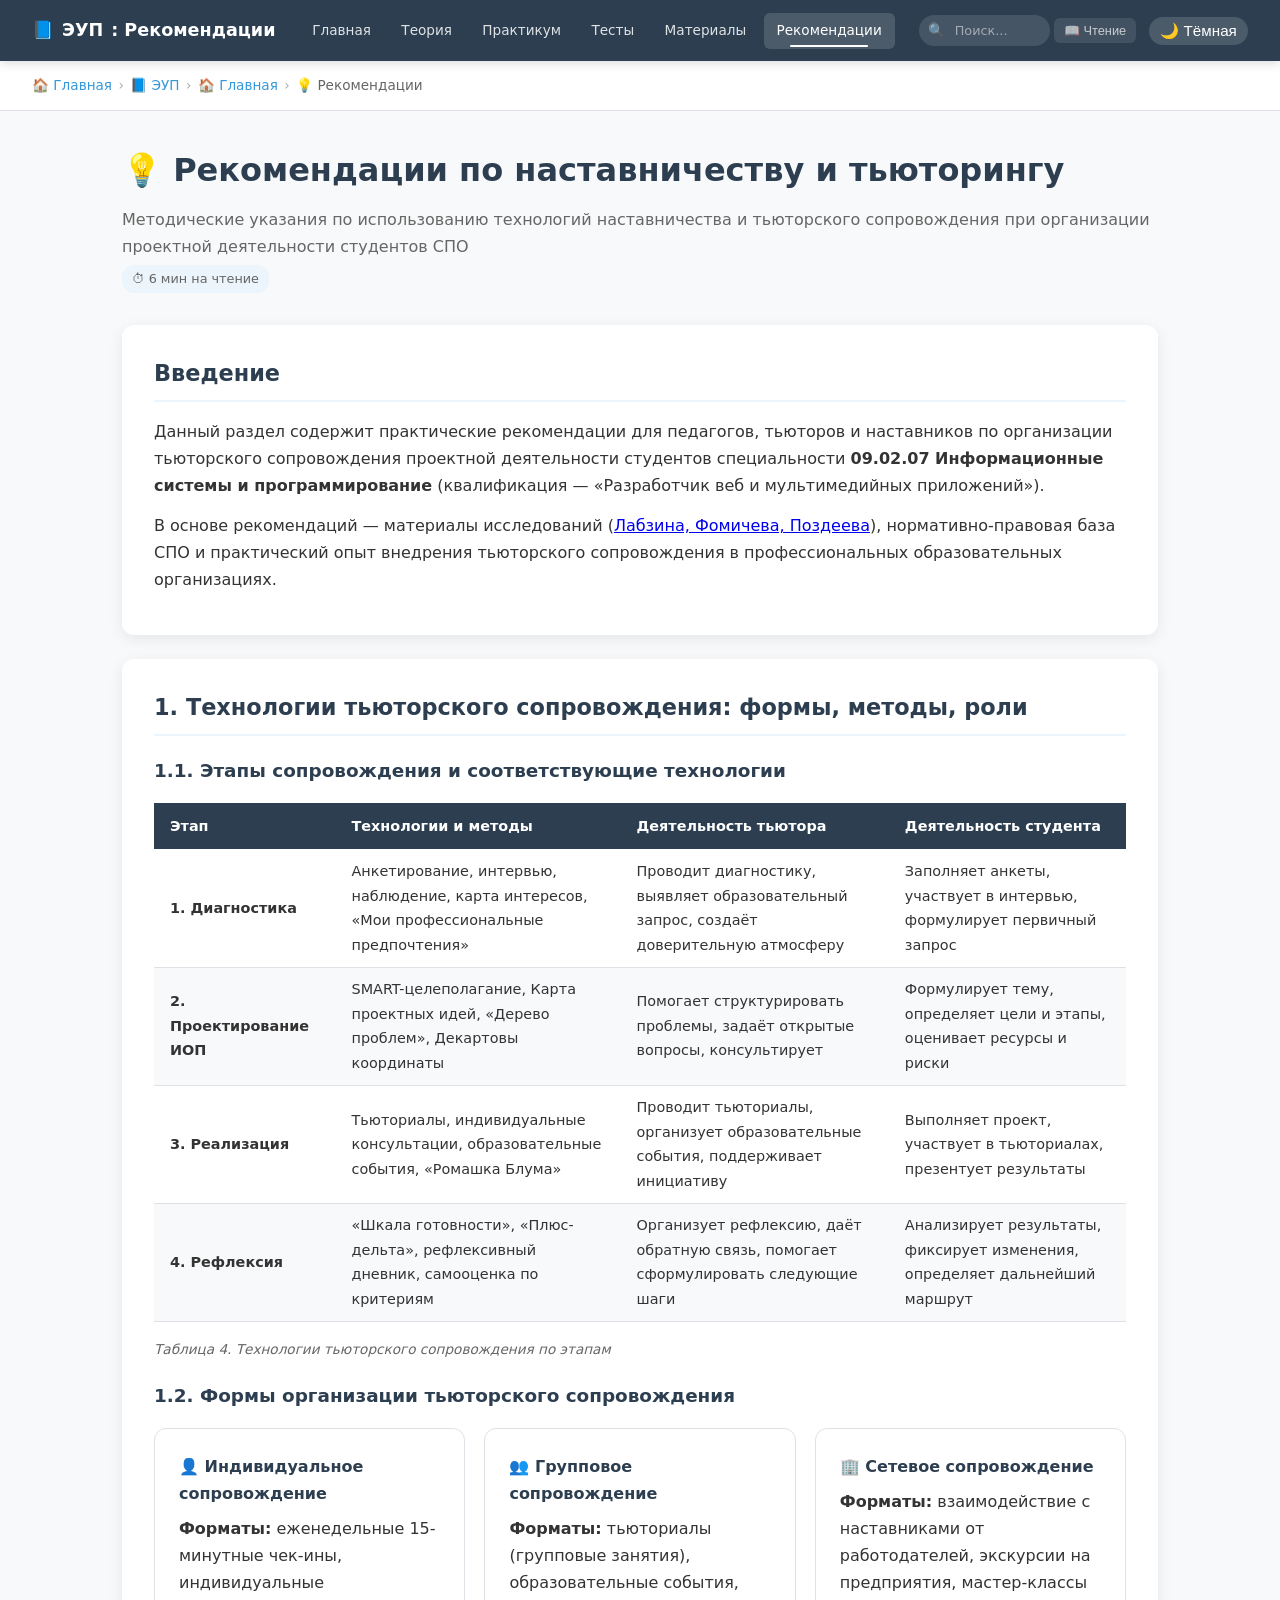
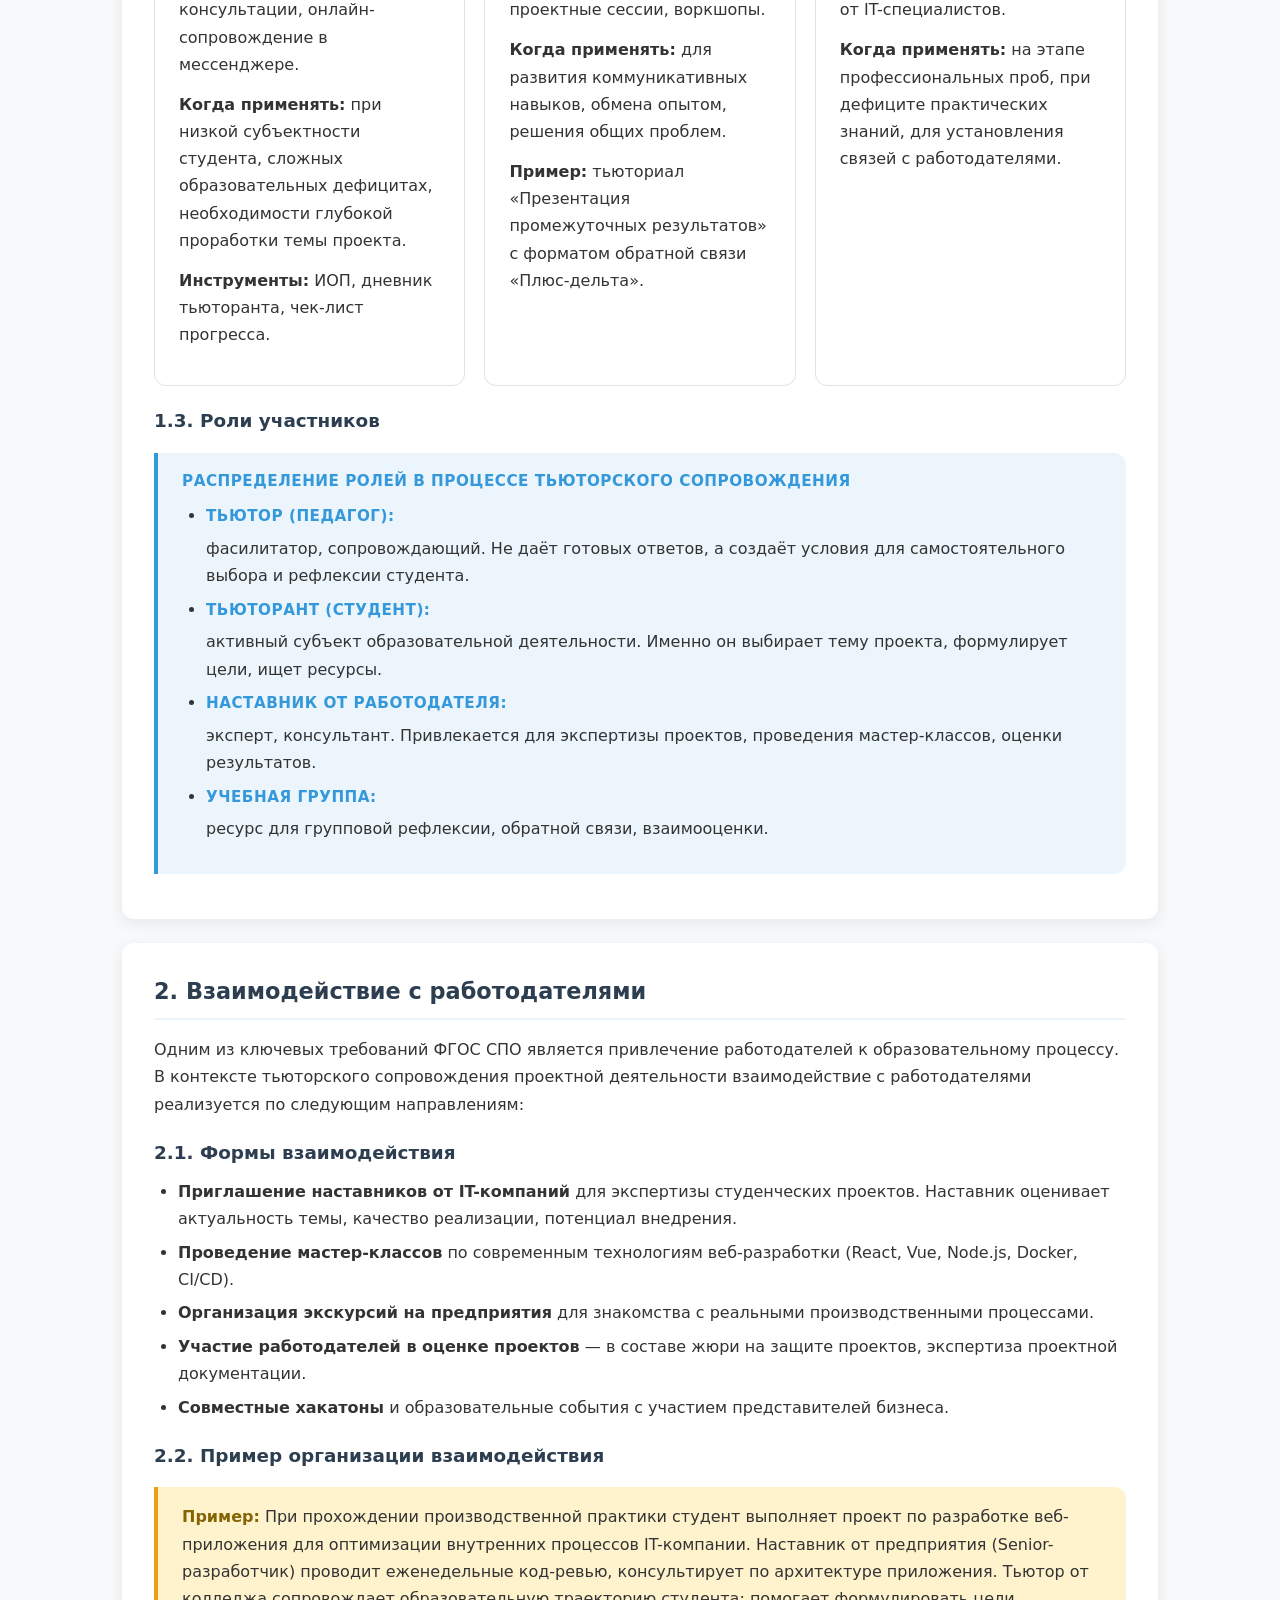
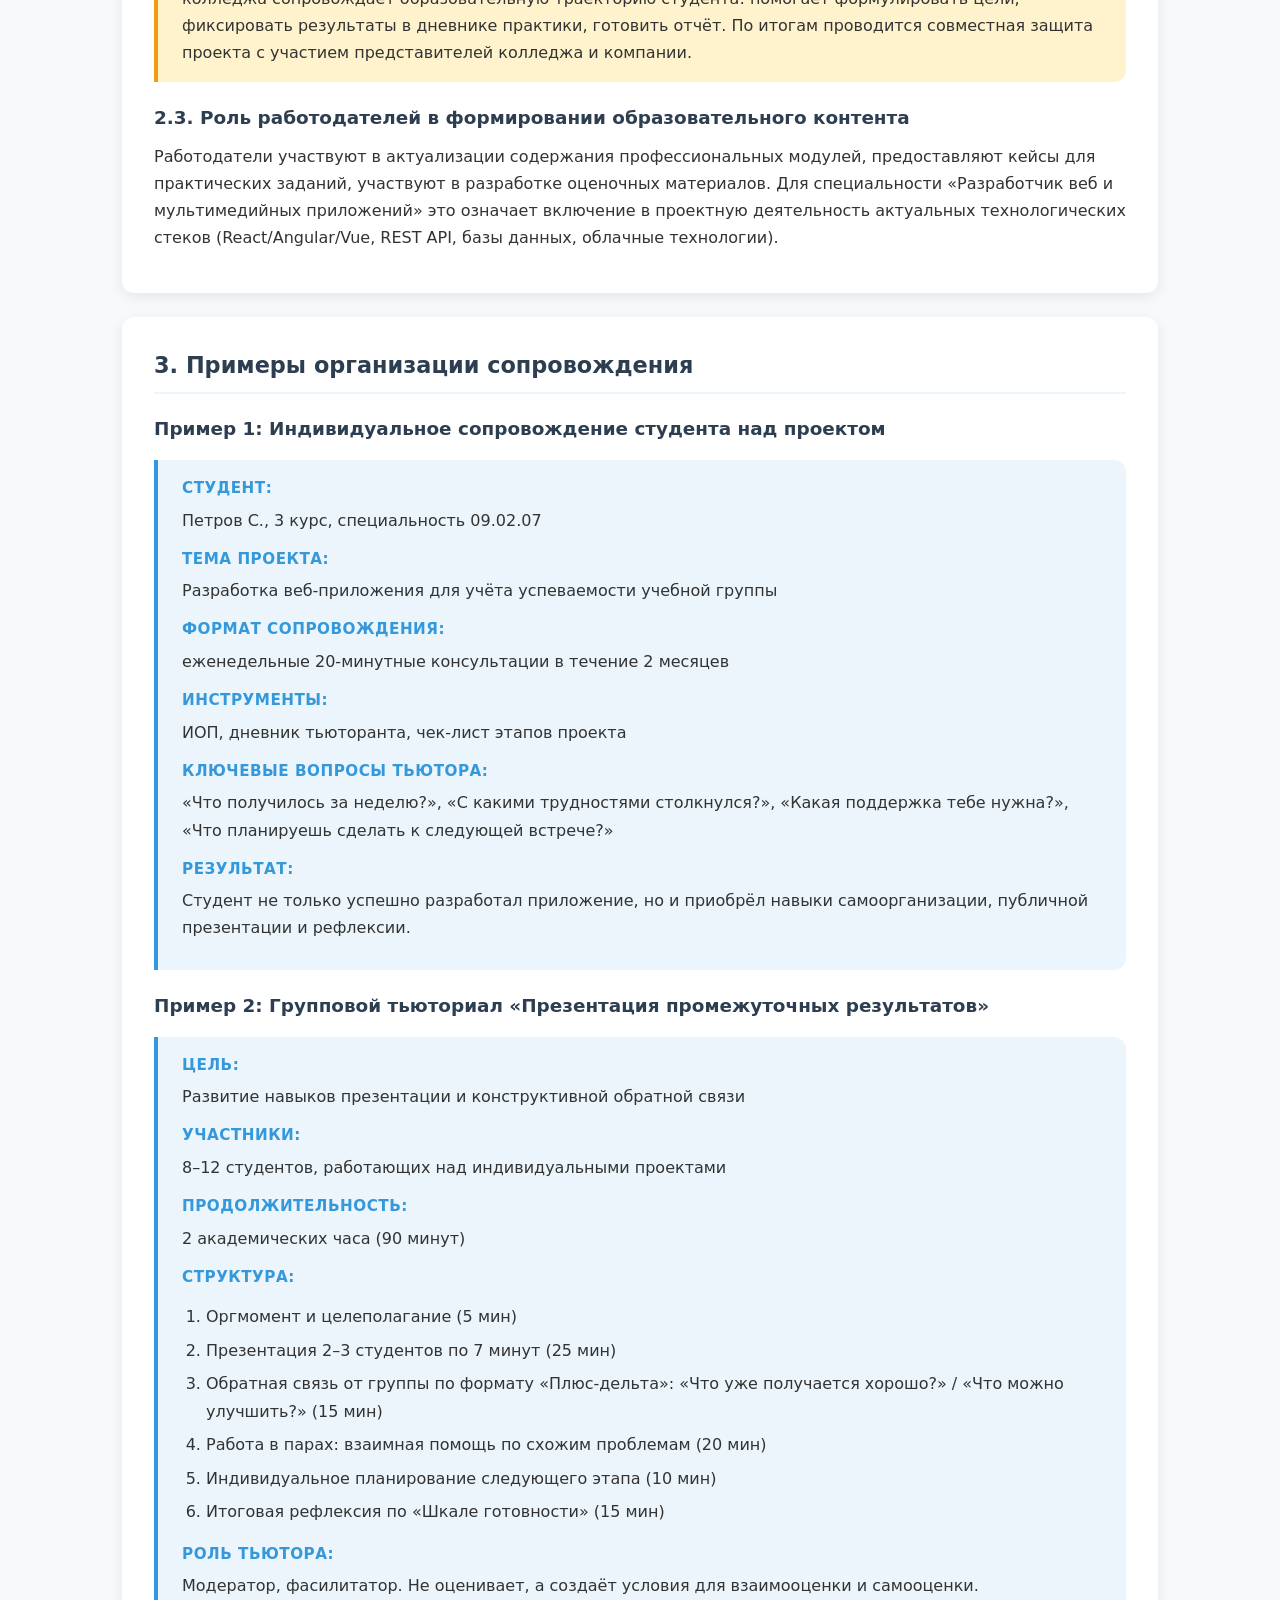
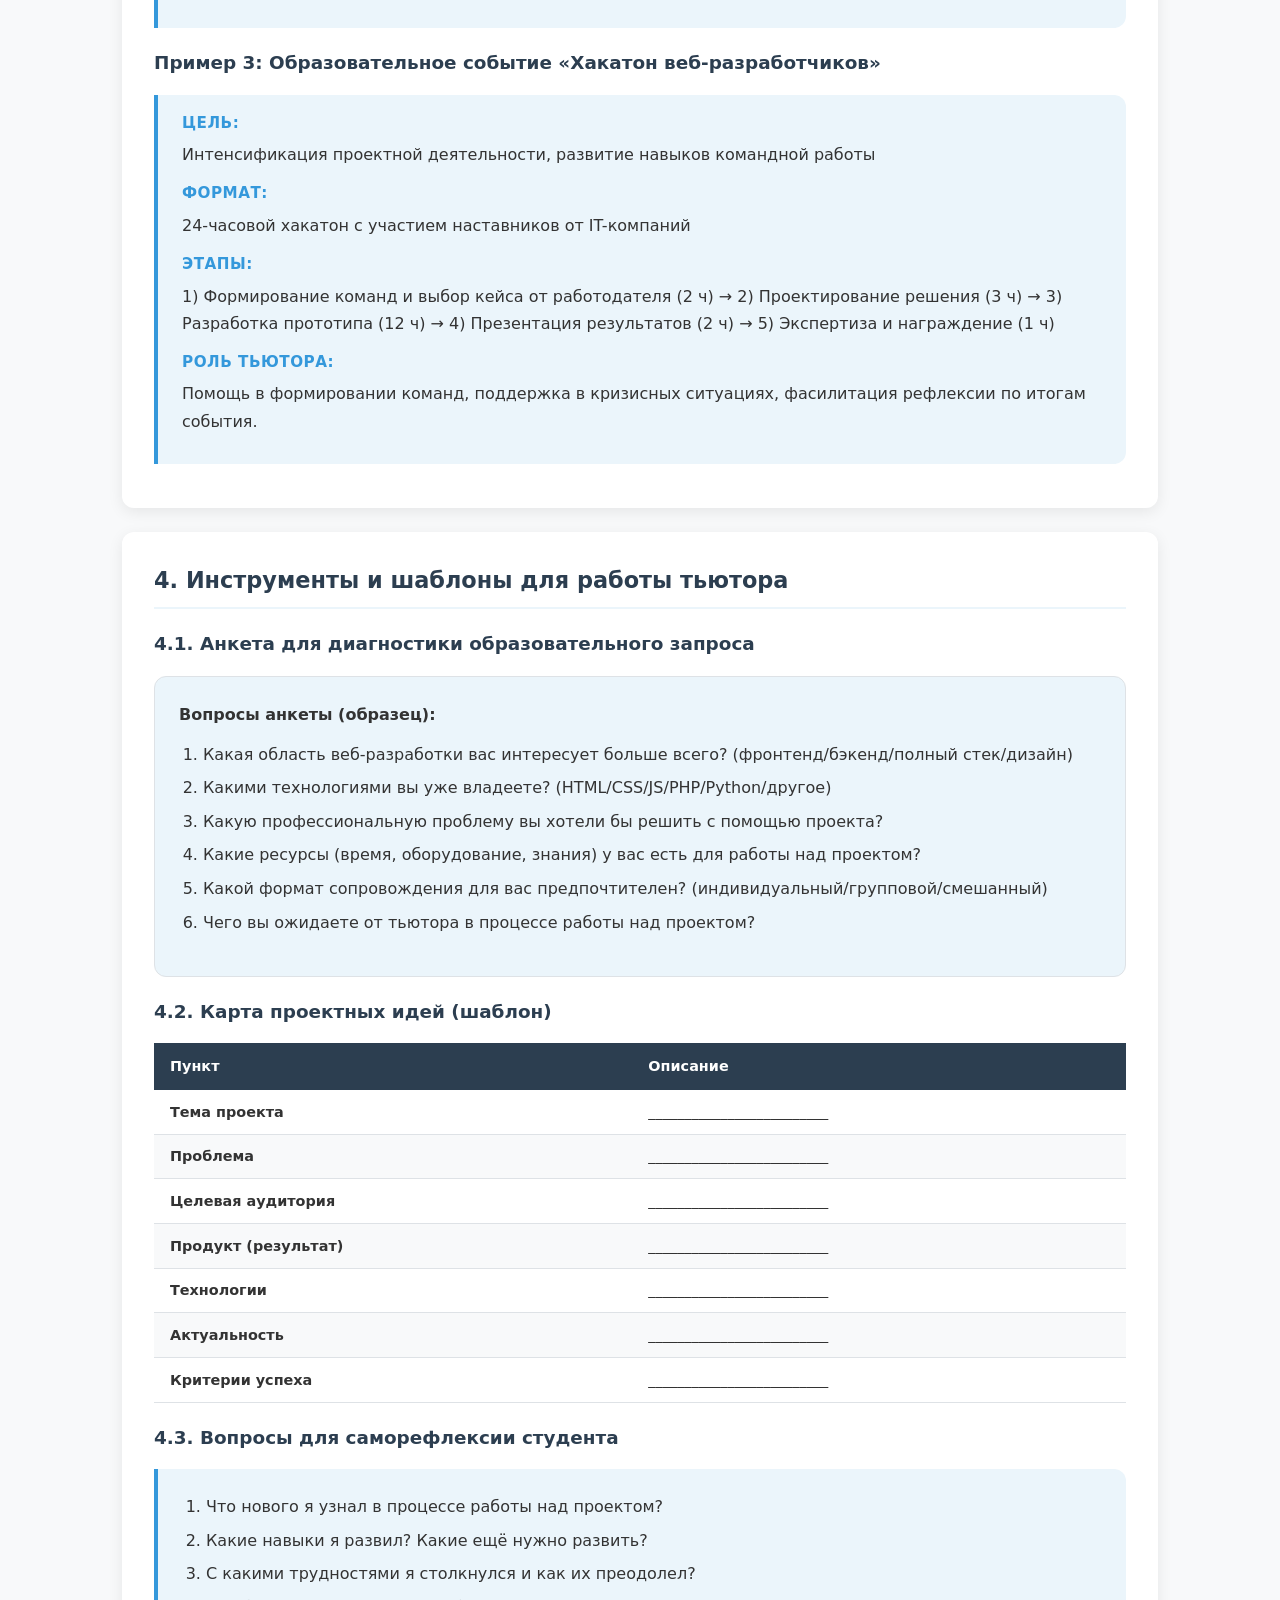
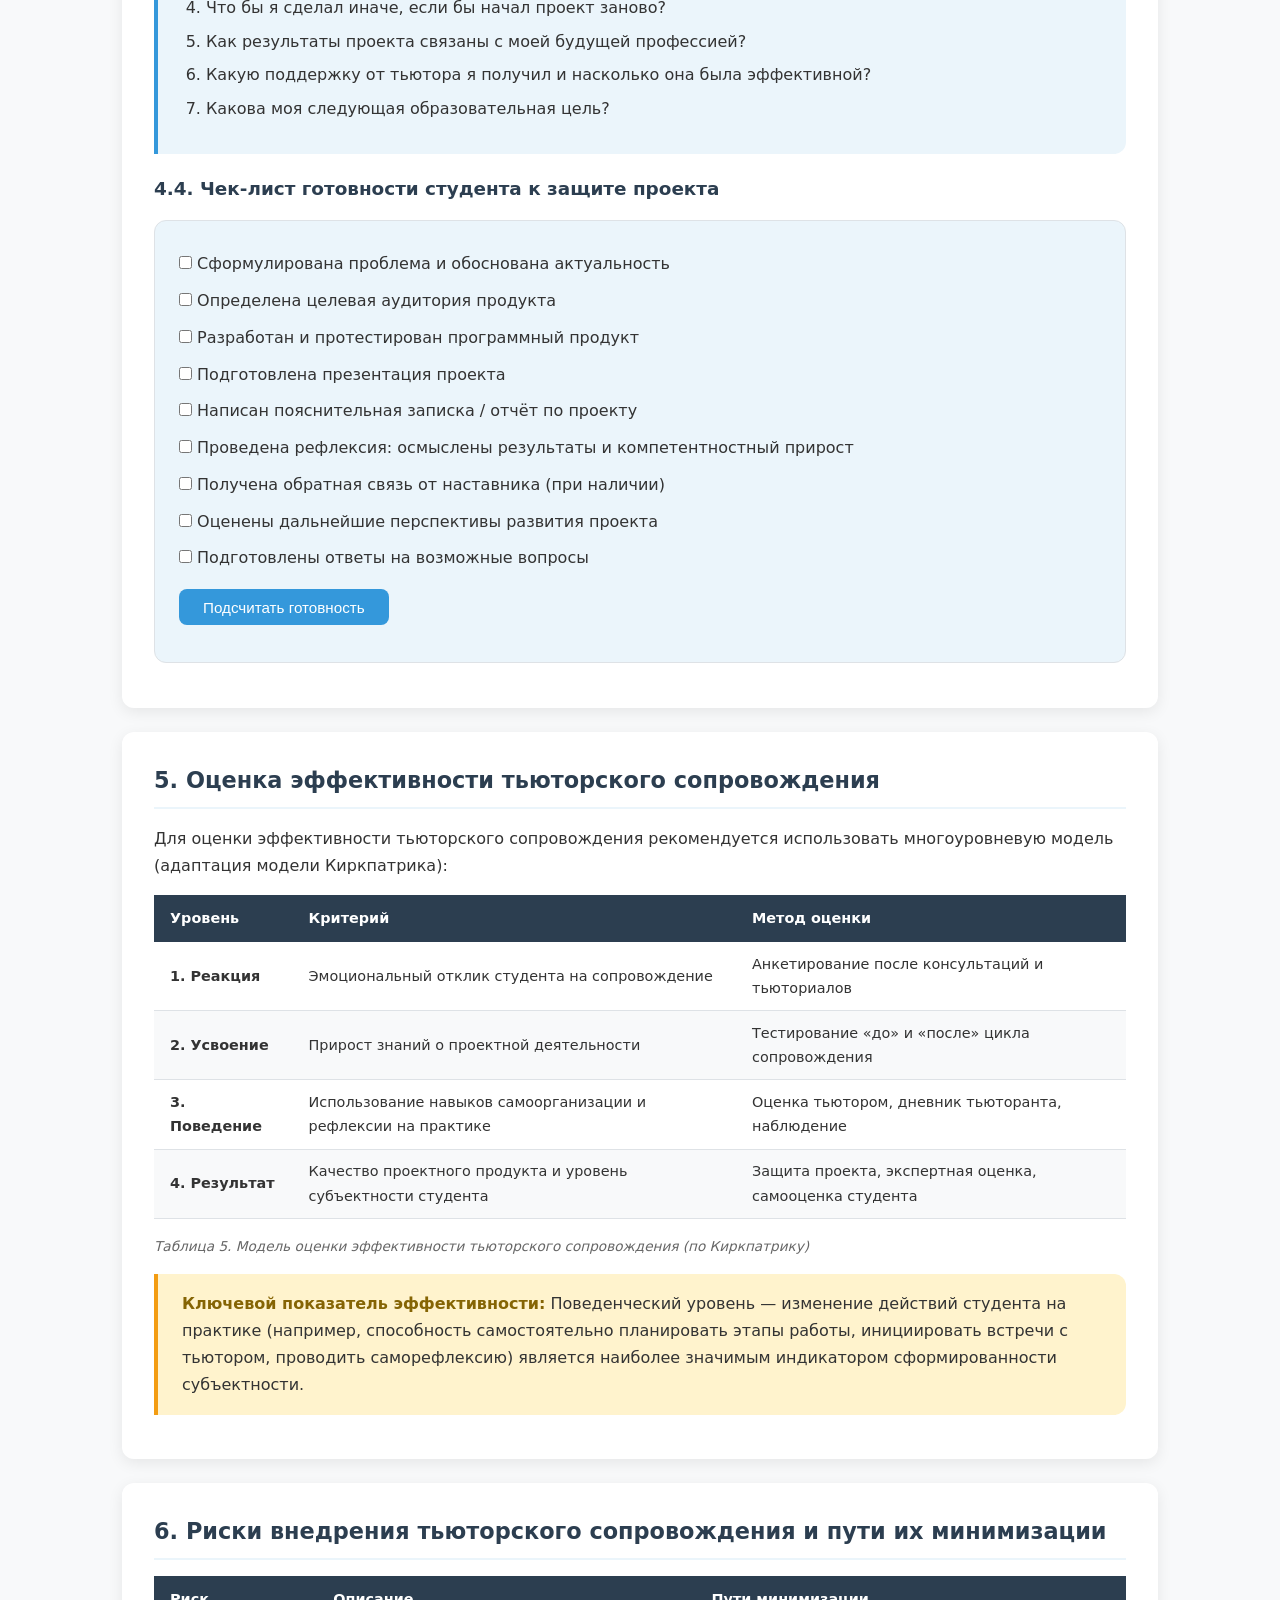
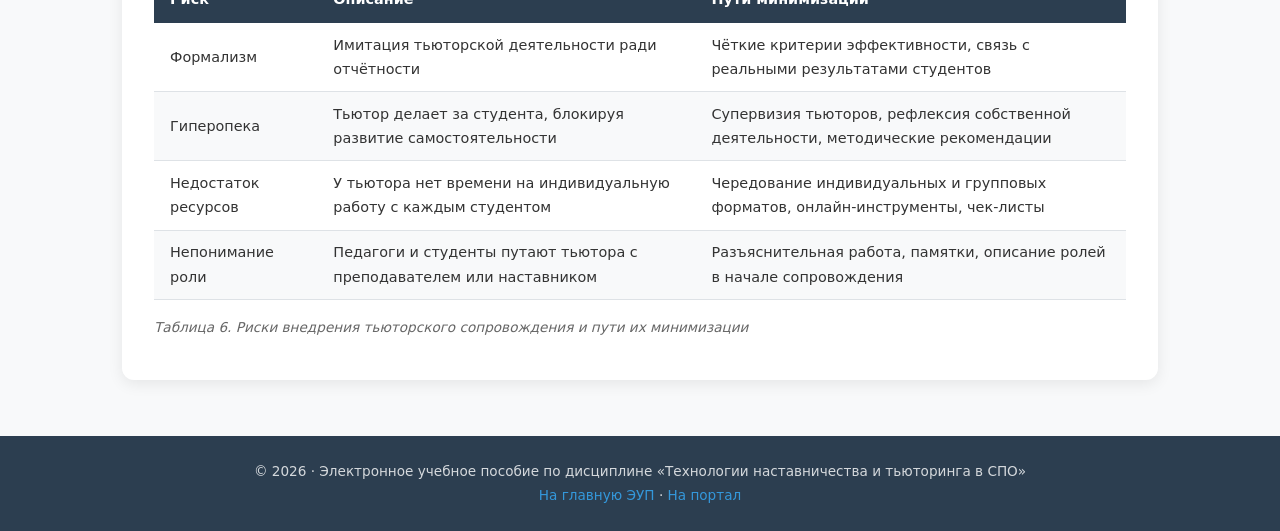
<file: eup/pages/rekomendacii.html>
<!DOCTYPE html>
<html lang="ru">
<head>
    <meta charset="UTF-8">
    <meta name="viewport" content="width=device-width, initial-scale=1.0">
    <title>Рекомендации тьютора — Тьюторское сопровождение</title>
    <link rel="stylesheet" href="../css/style.css">
</head>
<body>
    <div class="top-bar">
        <button class="hamburger" id="hamburger-btn" aria-label="Меню">☰</button>
        <div class="logo"><a href="../../index.html">📘</a> <a href="../index.html">ЭУП</a>: Рекомендации</div>
        <nav class="top-nav">
            <a href="../index.html">Главная</a>
            <a href="teoriya.html">Теория</a>
            <a href="praktikum.html">Практикум</a>
            <a href="testy.html">Тесты</a>
            <a href="materialy.html">Материалы</a>
            <a href="rekomendacii.html" class="active">Рекомендации</a>
        </nav>
        <div style="display:flex;align-items:center;gap:0.3rem;flex-wrap:wrap;">
            <div class="search-box">
                <span class="search-icon">🔍</span>
                <input type="text" id="search-input" placeholder="Поиск..." aria-label="Поиск по странице">
            </div>
            <button class="reading-mode-btn" onclick="toggleReadingMode()" title="Режим чтения">📖 <span class="label">Чтение</span></button>
            <button class="theme-toggle" onclick="toggleTheme()" title="Переключить тему">🌙 <span class="label">Тёмная</span></button>
        </div>
    </div>

    <div id="breadcrumbs" class="breadcrumbs"></div>

    <div class="main">
        <div class="page-header">
            <h1>💡 Рекомендации по наставничеству и тьюторингу</h1>
            <p class="desc">Методические указания по использованию технологий наставничества и тьюторского сопровождения при организации проектной деятельности студентов СПО</p>
            <span class="reading-time" id="reading-time-container"></span>
        </div>

        <!-- Введение -->
        <div class="section" id="vvedenie">
            <h2>Введение</h2>
            <p>Данный раздел содержит практические рекомендации для педагогов, тьюторов и наставников по организации тьюторского сопровождения проектной деятельности студентов специальности <strong>09.02.07 Информационные системы и программирование</strong> (квалификация — «Разработчик веб и мультимедийных приложений»).</p>
            <p>В основе рекомендаций — материалы исследований (<a href="../pages/materialy.html#articles">Лабзина, Фомичева, Поздеева</a>), нормативно-правовая база СПО и практический опыт внедрения тьюторского сопровождения в профессиональных образовательных организациях.</p>
        </div>

        <!-- 1. Технологии -->
        <div class="section" id="tehnologii">
            <h2>1. Технологии тьюторского сопровождения: формы, методы, роли</h2>

            <h3>1.1. Этапы сопровождения и соответствующие технологии</h3>
            <div class="table-wrap">
                <table>
                    <thead>
                        <tr>
                            <th>Этап</th>
                            <th>Технологии и методы</th>
                            <th>Деятельность тьютора</th>
                            <th>Деятельность студента</th>
                        </tr>
                    </thead>
                    <tbody>
                        <tr>
                            <td><strong>1. Диагностика</strong></td>
                            <td>Анкетирование, интервью, наблюдение, карта интересов, «Мои профессиональные предпочтения»</td>
                            <td>Проводит диагностику, выявляет образовательный запрос, создаёт доверительную атмосферу</td>
                            <td>Заполняет анкеты, участвует в интервью, формулирует первичный запрос</td>
                        </tr>
                        <tr>
                            <td><strong>2. Проектирование ИОП</strong></td>
                            <td>SMART-целеполагание, Карта проектных идей, «Дерево проблем», Декартовы координаты</td>
                            <td>Помогает структурировать проблемы, задаёт открытые вопросы, консультирует</td>
                            <td>Формулирует тему, определяет цели и этапы, оценивает ресурсы и риски</td>
                        </tr>
                        <tr>
                            <td><strong>3. Реализация</strong></td>
                            <td>Тьюториалы, индивидуальные консультации, образовательные события, «Ромашка Блума»</td>
                            <td>Проводит тьюториалы, организует образовательные события, поддерживает инициативу</td>
                            <td>Выполняет проект, участвует в тьюториалах, презентует результаты</td>
                        </tr>
                        <tr>
                            <td><strong>4. Рефлексия</strong></td>
                            <td>«Шкала готовности», «Плюс-дельта», рефлексивный дневник, самооценка по критериям</td>
                            <td>Организует рефлексию, даёт обратную связь, помогает сформулировать следующие шаги</td>
                            <td>Анализирует результаты, фиксирует изменения, определяет дальнейший маршрут</td>
                        </tr>
                    </tbody>
                </table>
            </div>
            <p style="font-size:0.85rem;color:#666;"><em>Таблица 4. Технологии тьюторского сопровождения по этапам</em></p>

            <h3>1.2. Формы организации тьюторского сопровождения</h3>
            <div class="card-grid">
                <div class="card-item">
                    <h4>👤 Индивидуальное сопровождение</h4>
                    <p><strong>Форматы:</strong> еженедельные 15-минутные чек-ины, индивидуальные консультации, онлайн-сопровождение в мессенджере.</p>
                    <p><strong>Когда применять:</strong> при низкой субъектности студента, сложных образовательных дефицитах, необходимости глубокой проработки темы проекта.</p>
                    <p><strong>Инструменты:</strong> ИОП, дневник тьюторанта, чек-лист прогресса.</p>
                </div>
                <div class="card-item">
                    <h4>👥 Групповое сопровождение</h4>
                    <p><strong>Форматы:</strong> тьюториалы (групповые занятия), образовательные события, проектные сессии, воркшопы.</p>
                    <p><strong>Когда применять:</strong> для развития коммуникативных навыков, обмена опытом, решения общих проблем.</p>
                    <p><strong>Пример:</strong> тьюториал «Презентация промежуточных результатов» с форматом обратной связи «Плюс-дельта».</p>
                </div>
                <div class="card-item">
                    <h4>🏢 Сетевое сопровождение</h4>
                    <p><strong>Форматы:</strong> взаимодействие с наставниками от работодателей, экскурсии на предприятия, мастер-классы от IT-специалистов.</p>
                    <p><strong>Когда применять:</strong> на этапе профессиональных проб, при дефиците практических знаний, для установления связей с работодателями.</p>
                </div>
            </div>

            <h3>1.3. Роли участников</h3>
            <div class="definition">
                <strong>Распределение ролей в процессе тьюторского сопровождения</strong>
                <ul style="margin-top:0.5rem;">
                    <li><strong>Тьютор (педагог):</strong> фасилитатор, сопровождающий. Не даёт готовых ответов, а создаёт условия для самостоятельного выбора и рефлексии студента.</li>
                    <li><strong>Тьюторант (студент):</strong> активный субъект образовательной деятельности. Именно он выбирает тему проекта, формулирует цели, ищет ресурсы.</li>
                    <li><strong>Наставник от работодателя:</strong> эксперт, консультант. Привлекается для экспертизы проектов, проведения мастер-классов, оценки результатов.</li>
                    <li><strong>Учебная группа:</strong> ресурс для групповой рефлексии, обратной связи, взаимооценки.</li>
                </ul>
            </div>
        </div>

        <!-- 2. Взаимодействие с работодателями -->
        <div class="section" id="rabotodateli">
            <h2>2. Взаимодействие с работодателями</h2>
            <p>Одним из ключевых требований ФГОС СПО является привлечение работодателей к образовательному процессу. В контексте тьюторского сопровождения проектной деятельности взаимодействие с работодателями реализуется по следующим направлениям:</p>

            <h3>2.1. Формы взаимодействия</h3>
            <ul>
                <li><strong>Приглашение наставников от IT-компаний</strong> для экспертизы студенческих проектов. Наставник оценивает актуальность темы, качество реализации, потенциал внедрения.</li>
                <li><strong>Проведение мастер-классов</strong> по современным технологиям веб-разработки (React, Vue, Node.js, Docker, CI/CD).</li>
                <li><strong>Организация экскурсий на предприятия</strong> для знакомства с реальными производственными процессами.</li>
                <li><strong>Участие работодателей в оценке проектов</strong> — в составе жюри на защите проектов, экспертиза проектной документации.</li>
                <li><strong>Совместные хакатоны</strong> и образовательные события с участием представителей бизнеса.</li>
            </ul>

            <h3>2.2. Пример организации взаимодействия</h3>
            <div class="info-box">
                <strong>Пример:</strong> При прохождении производственной практики студент выполняет проект по разработке веб-приложения для оптимизации внутренних процессов IT-компании. Наставник от предприятия (Senior-разработчик) проводит еженедельные код-ревью, консультирует по архитектуре приложения. Тьютор от колледжа сопровождает образовательную траекторию студента: помогает формулировать цели, фиксировать результаты в дневнике практики, готовить отчёт. По итогам проводится совместная защита проекта с участием представителей колледжа и компании.
            </div>

            <h3>2.3. Роль работодателей в формировании образовательного контента</h3>
            <p>Работодатели участвуют в актуализации содержания профессиональных модулей, предоставляют кейсы для практических заданий, участвуют в разработке оценочных материалов. Для специальности «Разработчик веб и мультимедийных приложений» это означает включение в проектную деятельность актуальных технологических стеков (React/Angular/Vue, REST API, базы данных, облачные технологии).</p>
        </div>

        <!-- 3. Примеры организации -->
        <div class="section" id="primery">
            <h2>3. Примеры организации сопровождения</h2>

            <h3>Пример 1: Индивидуальное сопровождение студента над проектом</h3>
            <div class="definition">
                <p><strong>Студент:</strong> Петров С., 3 курс, специальность 09.02.07</p>
                <p><strong>Тема проекта:</strong> Разработка веб-приложения для учёта успеваемости учебной группы</p>
                <p><strong>Формат сопровождения:</strong> еженедельные 20-минутные консультации в течение 2 месяцев</p>
                <p><strong>Инструменты:</strong> ИОП, дневник тьюторанта, чек-лист этапов проекта</p>
                <p><strong>Ключевые вопросы тьютора:</strong> «Что получилось за неделю?», «С какими трудностями столкнулся?», «Какая поддержка тебе нужна?», «Что планируешь сделать к следующей встрече?»</p>
                <p><strong>Результат:</strong> Студент не только успешно разработал приложение, но и приобрёл навыки самоорганизации, публичной презентации и рефлексии.</p>
            </div>

            <h3>Пример 2: Групповой тьюториал «Презентация промежуточных результатов»</h3>
            <div class="definition">
                <p><strong>Цель:</strong> Развитие навыков презентации и конструктивной обратной связи</p>
                <p><strong>Участники:</strong> 8–12 студентов, работающих над индивидуальными проектами</p>
                <p><strong>Продолжительность:</strong> 2 академических часа (90 минут)</p>
                <p><strong>Структура:</strong></p>
                <ol>
                    <li>Оргмомент и целеполагание (5 мин)</li>
                    <li>Презентация 2–3 студентов по 7 минут (25 мин)</li>
                    <li>Обратная связь от группы по формату «Плюс-дельта»: «Что уже получается хорошо?» / «Что можно улучшить?» (15 мин)</li>
                    <li>Работа в парах: взаимная помощь по схожим проблемам (20 мин)</li>
                    <li>Индивидуальное планирование следующего этапа (10 мин)</li>
                    <li>Итоговая рефлексия по «Шкале готовности» (15 мин)</li>
                </ol>
                <p><strong>Роль тьютора:</strong> Модератор, фасилитатор. Не оценивает, а создаёт условия для взаимооценки и самооценки.</p>
            </div>

            <h3>Пример 3: Образовательное событие «Хакатон веб-разработчиков»</h3>
            <div class="definition">
                <p><strong>Цель:</strong> Интенсификация проектной деятельности, развитие навыков командной работы</p>
                <p><strong>Формат:</strong> 24-часовой хакатон с участием наставников от IT-компаний</p>
                <p><strong>Этапы:</strong> 1) Формирование команд и выбор кейса от работодателя (2 ч) → 2) Проектирование решения (3 ч) → 3) Разработка прототипа (12 ч) → 4) Презентация результатов (2 ч) → 5) Экспертиза и награждение (1 ч)</p>
                <p><strong>Роль тьютора:</strong> Помощь в формировании команд, поддержка в кризисных ситуациях, фасилитация рефлексии по итогам события.</p>
            </div>
        </div>

        <!-- 4. Инструменты и шаблоны -->
        <div class="section" id="instrumenty">
            <h2>4. Инструменты и шаблоны для работы тьютора</h2>

            <h3>4.1. Анкета для диагностики образовательного запроса</h3>
            <div class="exercise">
                <p><strong>Вопросы анкеты (образец):</strong></p>
                <ol>
                    <li>Какая область веб-разработки вас интересует больше всего? (фронтенд/бэкенд/полный стек/дизайн)</li>
                    <li>Какими технологиями вы уже владеете? (HTML/CSS/JS/PHP/Python/другое)</li>
                    <li>Какую профессиональную проблему вы хотели бы решить с помощью проекта?</li>
                    <li>Какие ресурсы (время, оборудование, знания) у вас есть для работы над проектом?</li>
                    <li>Какой формат сопровождения для вас предпочтителен? (индивидуальный/групповой/смешанный)</li>
                    <li>Чего вы ожидаете от тьютора в процессе работы над проектом?</li>
                </ol>
            </div>

            <h3>4.2. Карта проектных идей (шаблон)</h3>
            <div class="table-wrap">
                <table>
                    <thead>
                        <tr>
                            <th>Пункт</th>
                            <th>Описание</th>
                        </tr>
                    </thead>
                    <tbody>
                        <tr><td><strong>Тема проекта</strong></td><td>_________________________</td></tr>
                        <tr><td><strong>Проблема</strong></td><td>_________________________</td></tr>
                        <tr><td><strong>Целевая аудитория</strong></td><td>_________________________</td></tr>
                        <tr><td><strong>Продукт (результат)</strong></td><td>_________________________</td></tr>
                        <tr><td><strong>Технологии</strong></td><td>_________________________</td></tr>
                        <tr><td><strong>Актуальность</strong></td><td>_________________________</td></tr>
                        <tr><td><strong>Критерии успеха</strong></td><td>_________________________</td></tr>
                    </tbody>
                </table>
            </div>

            <h3>4.3. Вопросы для саморефлексии студента</h3>
            <div class="definition">
                <ol>
                    <li>Что нового я узнал в процессе работы над проектом?</li>
                    <li>Какие навыки я развил? Какие ещё нужно развить?</li>
                    <li>С какими трудностями я столкнулся и как их преодолел?</li>
                    <li>Что бы я сделал иначе, если бы начал проект заново?</li>
                    <li>Как результаты проекта связаны с моей будущей профессией?</li>
                    <li>Какую поддержку от тьютора я получил и насколько она была эффективной?</li>
                    <li>Какова моя следующая образовательная цель?</li>
                </ol>
            </div>

            <h3>4.4. Чек-лист готовности студента к защите проекта</h3>
            <div class="exercise">
                <form id="checklist">
                    <label style="display:block;padding:0.3rem 0;"><input type="checkbox"> Сформулирована проблема и обоснована актуальность</label>
                    <label style="display:block;padding:0.3rem 0;"><input type="checkbox"> Определена целевая аудитория продукта</label>
                    <label style="display:block;padding:0.3rem 0;"><input type="checkbox"> Разработан и протестирован программный продукт</label>
                    <label style="display:block;padding:0.3rem 0;"><input type="checkbox"> Подготовлена презентация проекта</label>
                    <label style="display:block;padding:0.3rem 0;"><input type="checkbox"> Написан пояснительная записка / отчёт по проекту</label>
                    <label style="display:block;padding:0.3rem 0;"><input type="checkbox"> Проведена рефлексия: осмыслены результаты и компетентностный прирост</label>
                    <label style="display:block;padding:0.3rem 0;"><input type="checkbox"> Получена обратная связь от наставника (при наличии)</label>
                    <label style="display:block;padding:0.3rem 0;"><input type="checkbox"> Оценены дальнейшие перспективы развития проекта</label>
                    <label style="display:block;padding:0.3rem 0;"><input type="checkbox"> Подготовлены ответы на возможные вопросы</label>
                </form>
                <button class="btn-check" onclick="checkChecklist()" style="margin-top:0.8rem;">Подсчитать готовность</button>
                <div id="checklist-result" style="margin-top:0.8rem;"></div>
            </div>
        </div>

        <!-- 5. Оценка эффективности -->
        <div class="section" id="ocenka">
            <h2>5. Оценка эффективности тьюторского сопровождения</h2>
            <p>Для оценки эффективности тьюторского сопровождения рекомендуется использовать многоуровневую модель (адаптация модели Киркпатрика):</p>
            <div class="table-wrap">
                <table>
                    <thead>
                        <tr>
                            <th>Уровень</th>
                            <th>Критерий</th>
                            <th>Метод оценки</th>
                        </tr>
                    </thead>
                    <tbody>
                        <tr>
                            <td><strong>1. Реакция</strong></td>
                            <td>Эмоциональный отклик студента на сопровождение</td>
                            <td>Анкетирование после консультаций и тьюториалов</td>
                        </tr>
                        <tr>
                            <td><strong>2. Усвоение</strong></td>
                            <td>Прирост знаний о проектной деятельности</td>
                            <td>Тестирование «до» и «после» цикла сопровождения</td>
                        </tr>
                        <tr>
                            <td><strong>3. Поведение</strong></td>
                            <td>Использование навыков самоорганизации и рефлексии на практике</td>
                            <td>Оценка тьютором, дневник тьюторанта, наблюдение</td>
                        </tr>
                        <tr>
                            <td><strong>4. Результат</strong></td>
                            <td>Качество проектного продукта и уровень субъектности студента</td>
                            <td>Защита проекта, экспертная оценка, самооценка студента</td>
                        </tr>
                    </tbody>
                </table>
            </div>
            <p style="font-size:0.85rem;color:#666;"><em>Таблица 5. Модель оценки эффективности тьюторского сопровождения (по Киркпатрику)</em></p>

            <div class="info-box">
                <strong>Ключевой показатель эффективности:</strong> Поведенческий уровень — изменение действий студента на практике (например, способность самостоятельно планировать этапы работы, инициировать встречи с тьютором, проводить саморефлексию) является наиболее значимым индикатором сформированности субъектности.
            </div>
        </div>

        <!-- 6. Риски -->
        <div class="section" id="riski">
            <h2>6. Риски внедрения тьюторского сопровождения и пути их минимизации</h2>
            <div class="table-wrap">
                <table>
                    <thead>
                        <tr>
                            <th>Риск</th>
                            <th>Описание</th>
                            <th>Пути минимизации</th>
                        </tr>
                    </thead>
                    <tbody>
                        <tr>
                            <td>Формализм</td>
                            <td>Имитация тьюторской деятельности ради отчётности</td>
                            <td>Чёткие критерии эффективности, связь с реальными результатами студентов</td>
                        </tr>
                        <tr>
                            <td>Гиперопека</td>
                            <td>Тьютор делает за студента, блокируя развитие самостоятельности</td>
                            <td>Супервизия тьюторов, рефлексия собственной деятельности, методические рекомендации</td>
                        </tr>
                        <tr>
                            <td>Недостаток ресурсов</td>
                            <td>У тьютора нет времени на индивидуальную работу с каждым студентом</td>
                            <td>Чередование индивидуальных и групповых форматов, онлайн-инструменты, чек-листы</td>
                        </tr>
                        <tr>
                            <td>Непонимание роли</td>
                            <td>Педагоги и студенты путают тьютора с преподавателем или наставником</td>
                            <td>Разъяснительная работа, памятки, описание ролей в начале сопровождения</td>
                        </tr>
                    </tbody>
                </table>
            </div>
            <p style="font-size:0.85rem;color:#666;"><em>Таблица 6. Риски внедрения тьюторского сопровождения и пути их минимизации</em></p>
        </div>
    </div>

    <button id="back-to-top" style="display:none;position:fixed;bottom:2rem;right:2rem;padding:0.8rem 1rem;background:#3498db;color:white;border:none;border-radius:50%;cursor:pointer;font-size:1.2rem;box-shadow:0 4px 15px rgba(0,0,0,0.2);z-index:50;">↑</button>

    <div class="footer">
        <p>© 2026 · Электронное учебное пособие по дисциплине «Технологии наставничества и тьюторинга в СПО»</p>
        <p><a href="../index.html">На главную ЭУП</a> · <a href="../../index.html">На портал</a></p>
    </div>

    <script src="../js/navigation.js"></script>
    <script src="../js/main.js"></script>
    <script>
        function checkChecklist() {
            var checkboxes = document.querySelectorAll('#checklist input[type="checkbox"]');
            var checked = 0;
            checkboxes.forEach(function(cb) {
                if (cb.checked) checked++;
            });
            var total = checkboxes.length;
            var percent = Math.round((checked / total) * 100);
            var resultDiv = document.getElementById('checklist-result');

            var html = '✅ Готовность: <strong>' + checked + '/' + total + ' (' + percent + '%)</strong>';
            if (percent === 100) html += ' — Полная готовность к защите!';
            else if (percent >= 70) html += ' — Вы хорошо подготовлены, осталось немного.';
            else if (percent >= 40) html += ' — Средний уровень готовности, рекомендуем доработать.';
            else html += ' — Требуется значительная доработка.';

            resultDiv.innerHTML = html;
        }
    </script>
</body>
</html>
</file>
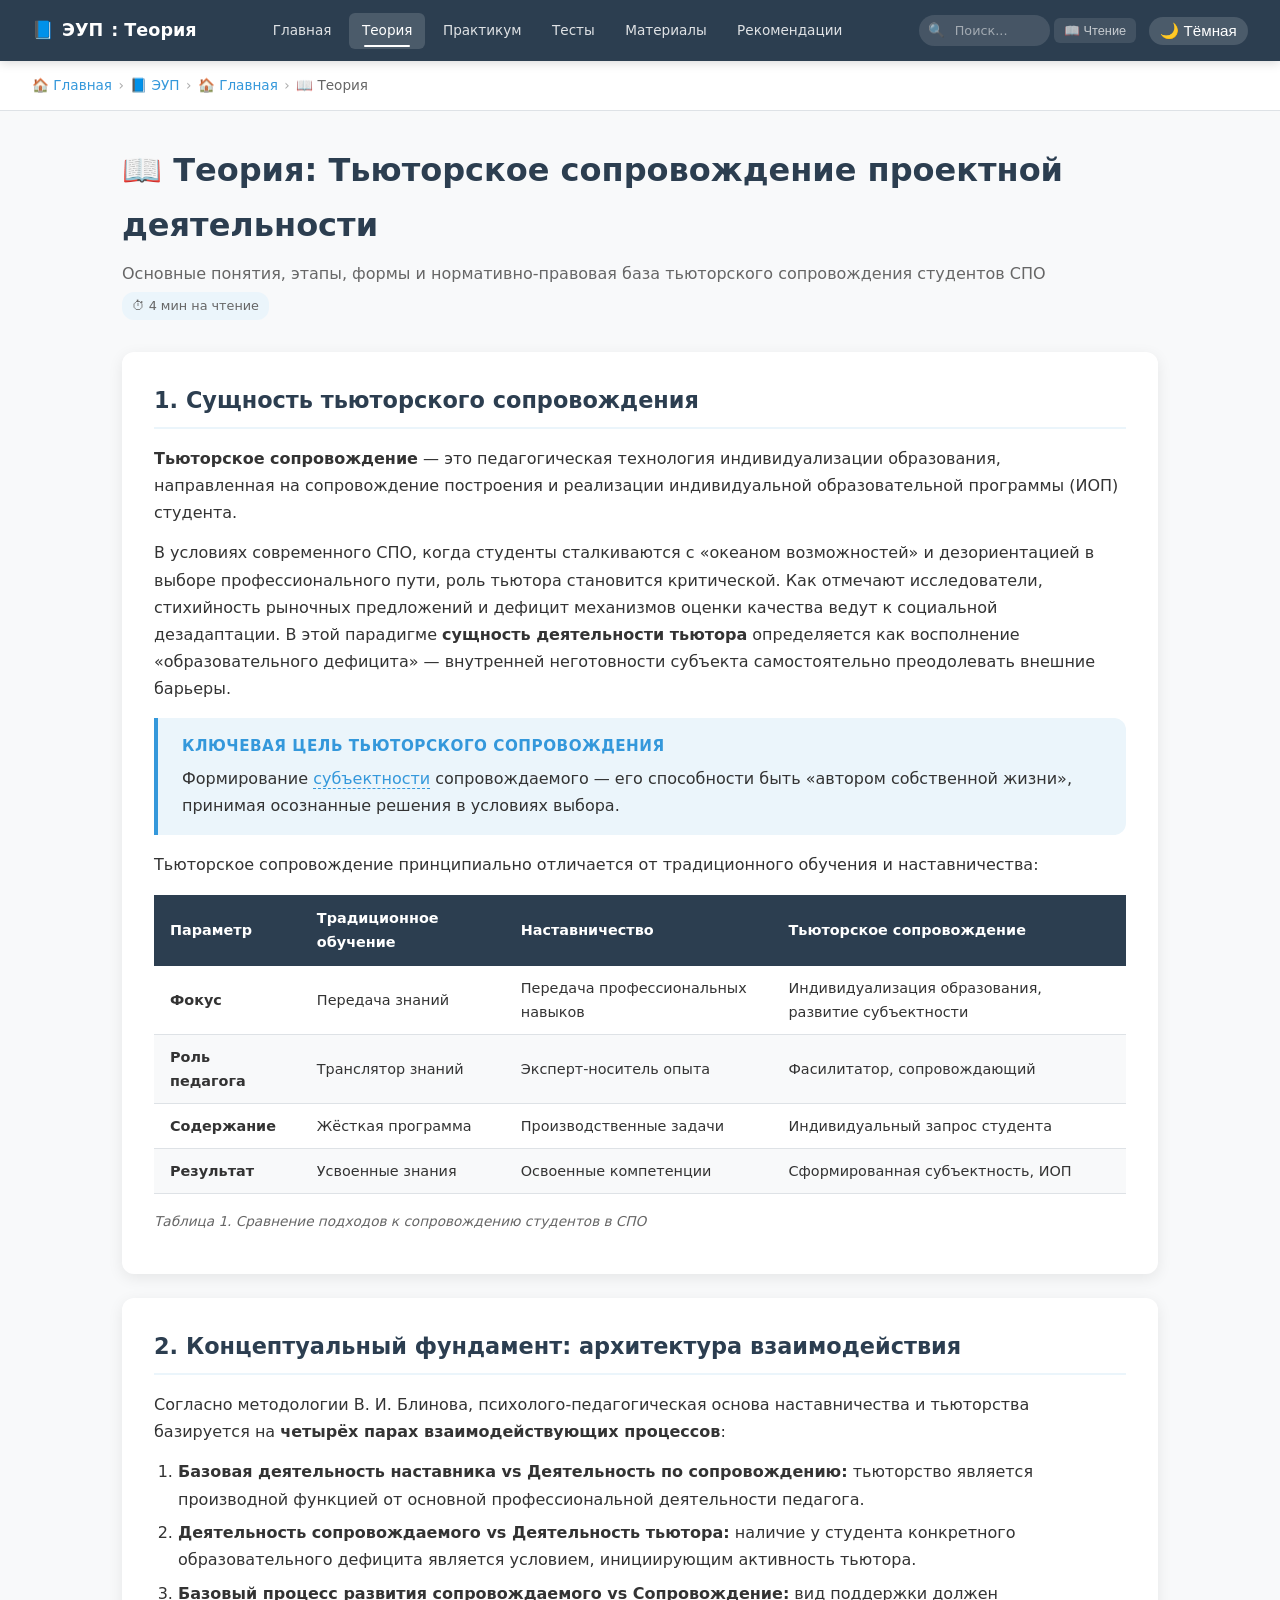
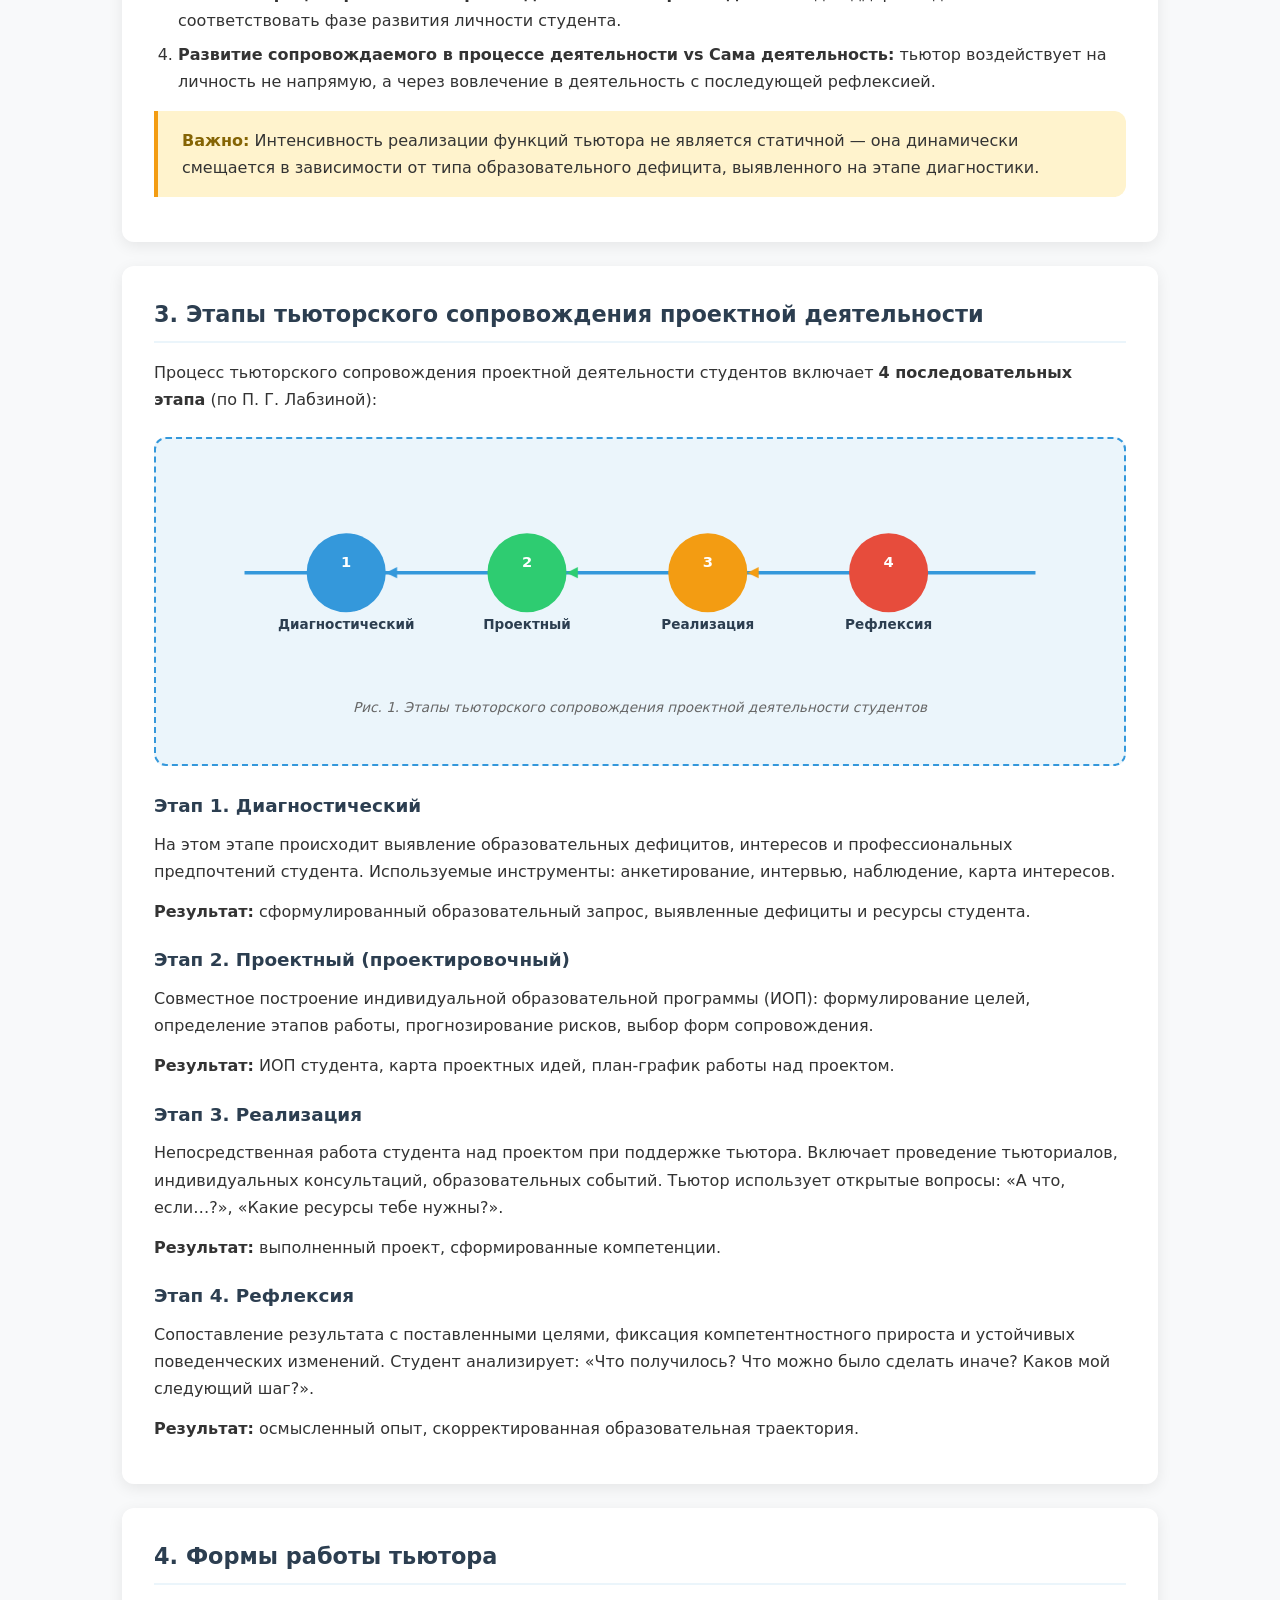
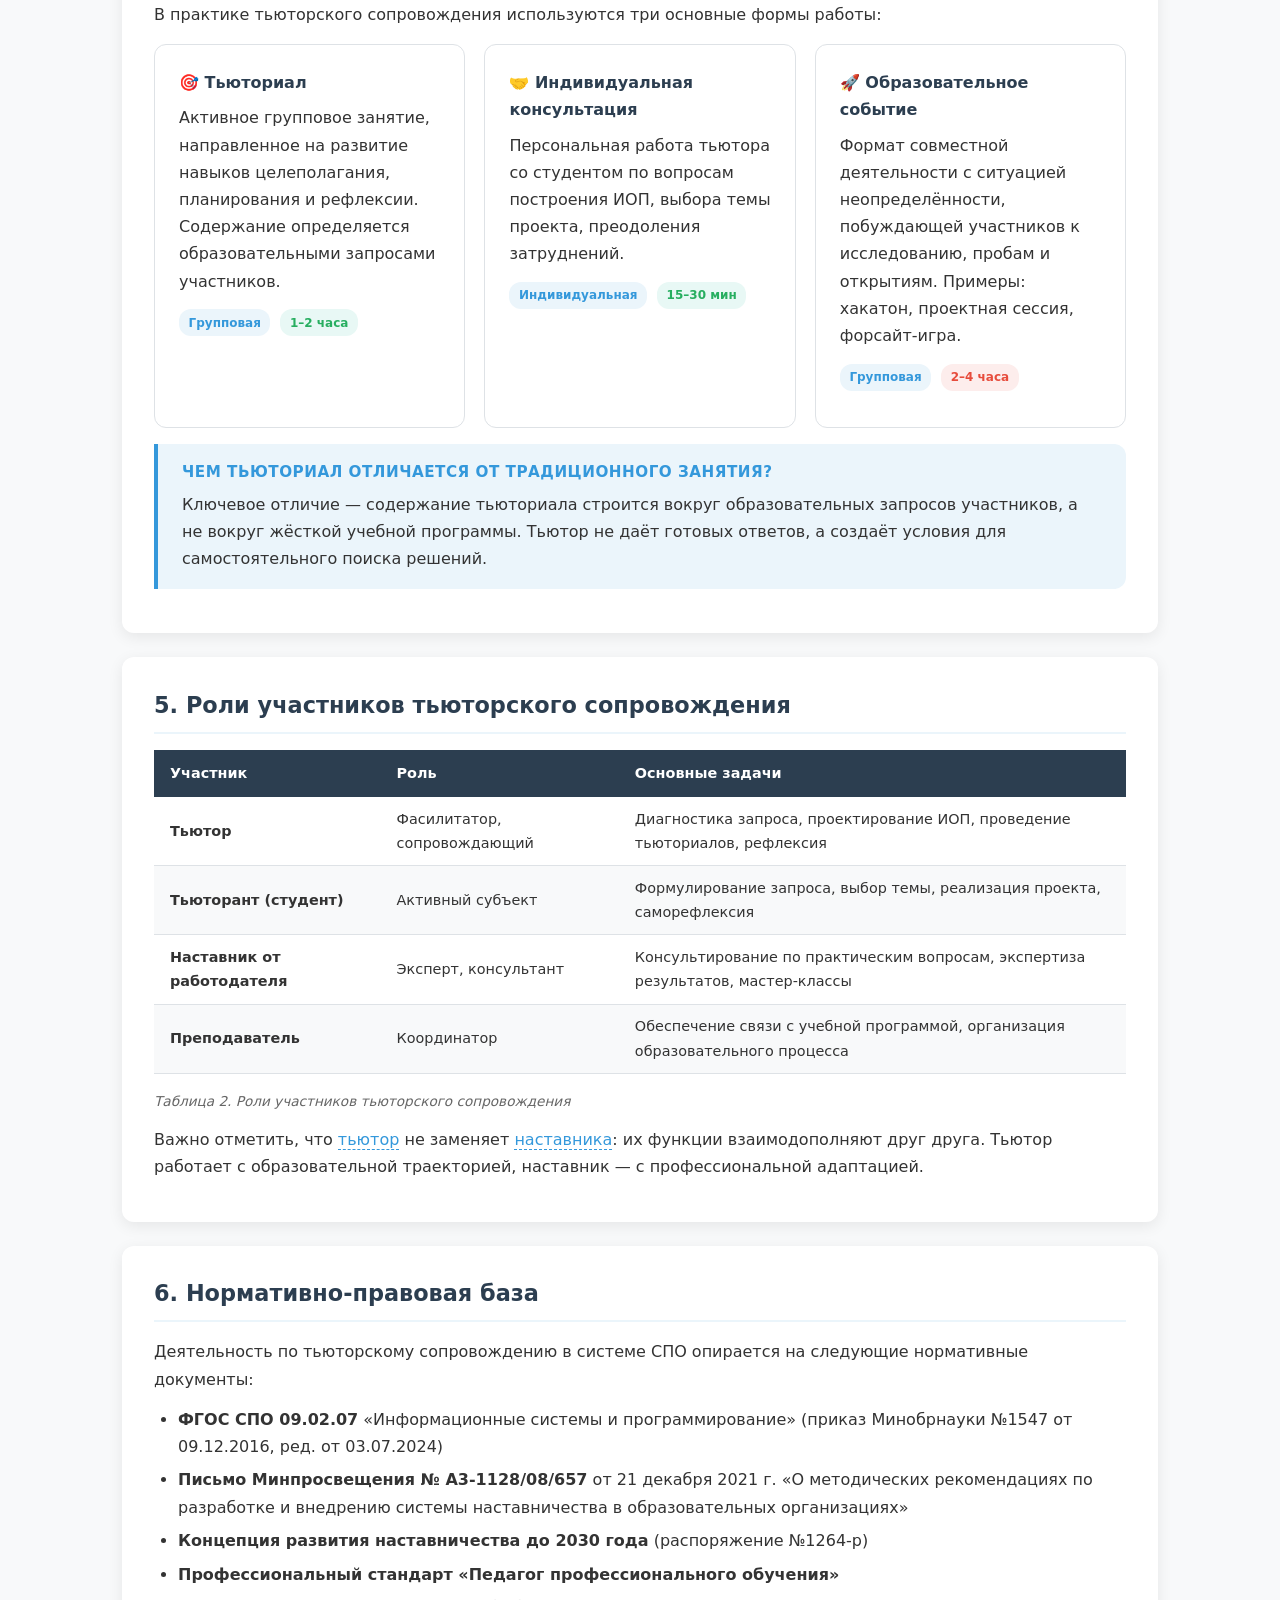
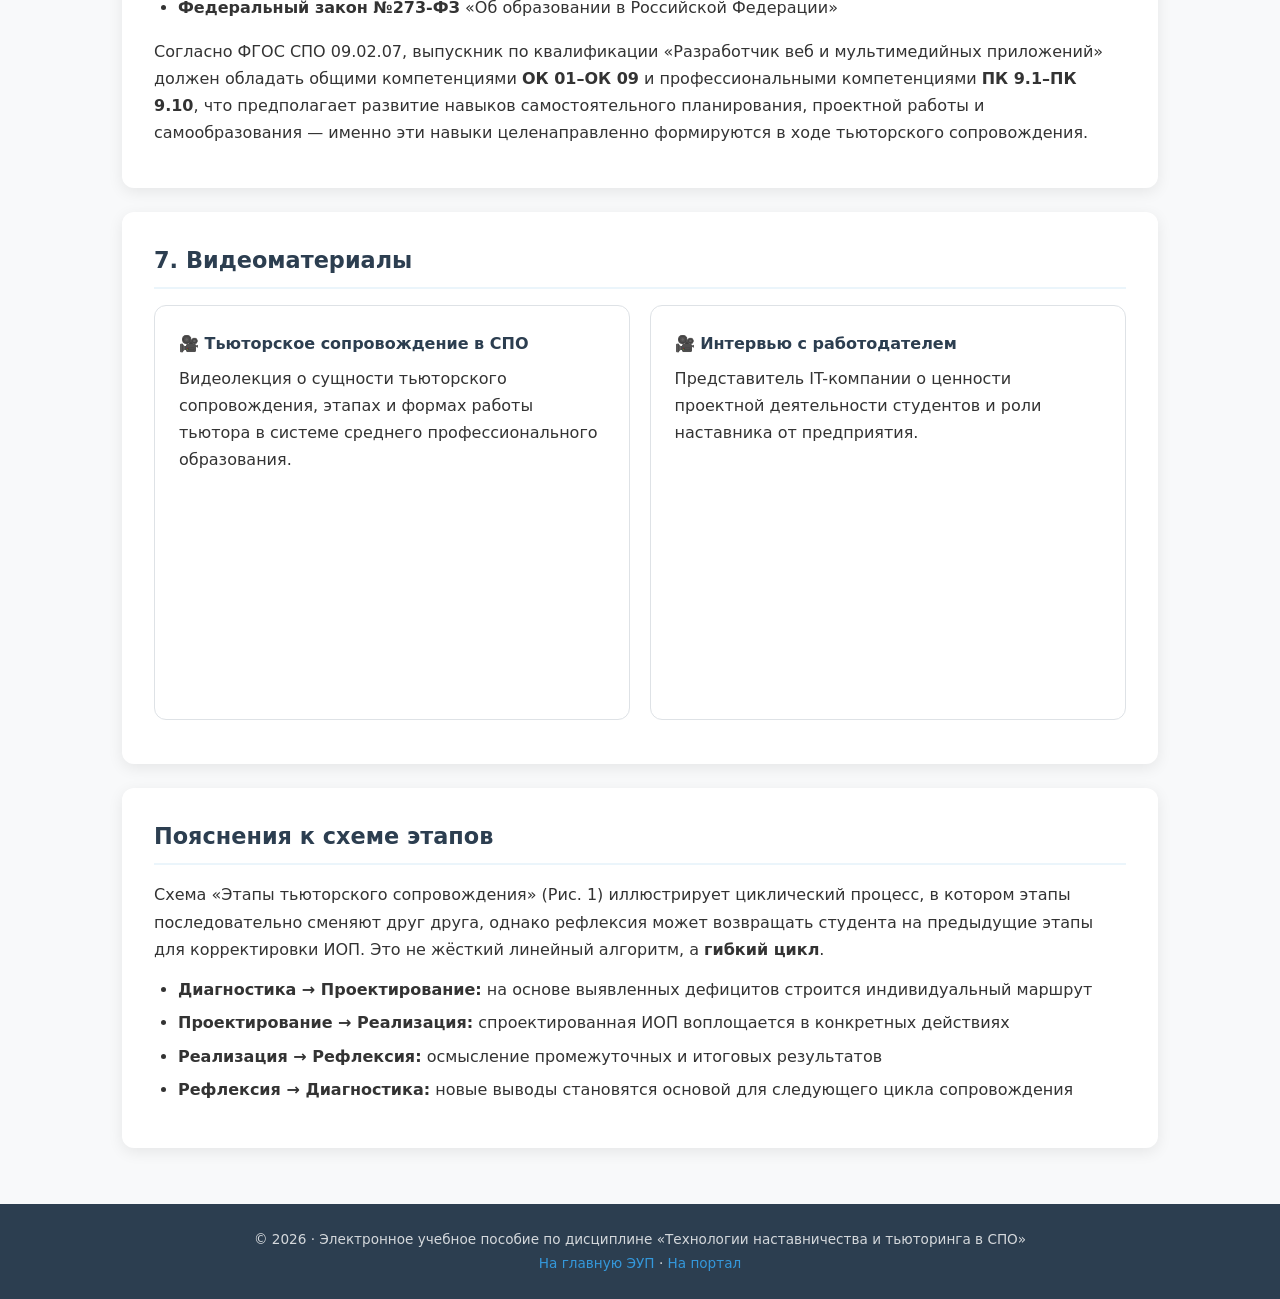
<file: eup/pages/teoriya.html>
<!DOCTYPE html>
<html lang="ru">
<head>
    <meta charset="UTF-8">
    <meta name="viewport" content="width=device-width, initial-scale=1.0">
    <title>Теория — Тьюторское сопровождение</title>
    <link rel="stylesheet" href="../css/style.css">
</head>
<body>
    <div class="top-bar">
        <button class="hamburger" id="hamburger-btn" aria-label="Меню">☰</button>
        <div class="logo"><a href="../../index.html">📘</a> <a href="../index.html">ЭУП</a>: Теория</div>
        <nav class="top-nav">
            <a href="../index.html">Главная</a>
            <a href="teoriya.html" class="active">Теория</a>
            <a href="praktikum.html">Практикум</a>
            <a href="testy.html">Тесты</a>
            <a href="materialy.html">Материалы</a>
            <a href="rekomendacii.html">Рекомендации</a>
        </nav>
        <div style="display:flex;align-items:center;gap:0.3rem;flex-wrap:wrap;">
            <div class="search-box">
                <span class="search-icon">🔍</span>
                <input type="text" id="search-input" placeholder="Поиск..." aria-label="Поиск по странице">
            </div>
            <button class="reading-mode-btn" onclick="toggleReadingMode()" title="Режим чтения">📖 <span class="label">Чтение</span></button>
            <button class="theme-toggle" onclick="toggleTheme()" title="Переключить тему">🌙 <span class="label">Тёмная</span></button>
        </div>
    </div>

    <div id="breadcrumbs" class="breadcrumbs"></div>

    <div class="main">
        <div class="page-header">
            <h1>📖 Теория: Тьюторское сопровождение проектной деятельности</h1>
            <p class="desc">Основные понятия, этапы, формы и нормативно-правовая база тьюторского сопровождения студентов СПО</p>
            <span class="reading-time" id="reading-time-container"></span>
        </div>

        <!-- 1. Сущность -->
        <div class="section" id="sushnost">
            <h2>1. Сущность тьюторского сопровождения</h2>
            <p><strong>Тьюторское сопровождение</strong> — это педагогическая технология индивидуализации образования, направленная на сопровождение построения и реализации индивидуальной образовательной программы (ИОП) студента.</p>
            <p>В условиях современного СПО, когда студенты сталкиваются с «океаном возможностей» и дезориентацией в выборе профессионального пути, роль тьютора становится критической. Как отмечают исследователи, стихийность рыночных предложений и дефицит механизмов оценки качества ведут к социальной дезадаптации. В этой парадигме <strong>сущность деятельности тьютора</strong> определяется как восполнение «образовательного дефицита» — внутренней неготовности субъекта самостоятельно преодолевать внешние барьеры.</p>

            <div class="definition">
                <strong>Ключевая цель тьюторского сопровождения</strong>
                Формирование <span class="glossary-term" onclick="openGlossary('субъектность')">субъектности</span> сопровождаемого — его способности быть «автором собственной жизни», принимая осознанные решения в условиях выбора.
            </div>

            <p>Тьюторское сопровождение принципиально отличается от традиционного обучения и наставничества:</p>
            <div class="table-wrap">
                <table>
                    <thead>
                        <tr>
                            <th>Параметр</th>
                            <th>Традиционное обучение</th>
                            <th>Наставничество</th>
                            <th>Тьюторское сопровождение</th>
                        </tr>
                    </thead>
                    <tbody>
                        <tr>
                            <td><strong>Фокус</strong></td>
                            <td>Передача знаний</td>
                            <td>Передача профессиональных навыков</td>
                            <td>Индивидуализация образования, развитие субъектности</td>
                        </tr>
                        <tr>
                            <td><strong>Роль педагога</strong></td>
                            <td>Транслятор знаний</td>
                            <td>Эксперт-носитель опыта</td>
                            <td>Фасилитатор, сопровождающий</td>
                        </tr>
                        <tr>
                            <td><strong>Содержание</strong></td>
                            <td>Жёсткая программа</td>
                            <td>Производственные задачи</td>
                            <td>Индивидуальный запрос студента</td>
                        </tr>
                        <tr>
                            <td><strong>Результат</strong></td>
                            <td>Усвоенные знания</td>
                            <td>Освоенные компетенции</td>
                            <td>Сформированная субъектность, ИОП</td>
                        </tr>
                    </tbody>
                </table>
            </div>
            <p style="font-size:0.85rem;color:#666;"><em>Таблица 1. Сравнение подходов к сопровождению студентов в СПО</em></p>
        </div>

        <!-- 2. Концептуальный фундамент -->
        <div class="section" id="koncepciya">
            <h2>2. Концептуальный фундамент: архитектура взаимодействия</h2>
            <p>Согласно методологии В. И. Блинова, психолого-педагогическая основа наставничества и тьюторства базируется на <strong>четырёх парах взаимодействующих процессов</strong>:</p>
            <ol>
                <li><strong>Базовая деятельность наставника vs Деятельность по сопровождению:</strong> тьюторство является производной функцией от основной профессиональной деятельности педагога.</li>
                <li><strong>Деятельность сопровождаемого vs Деятельность тьютора:</strong> наличие у студента конкретного образовательного дефицита является условием, инициирующим активность тьютора.</li>
                <li><strong>Базовый процесс развития сопровождаемого vs Сопровождение:</strong> вид поддержки должен соответствовать фазе развития личности студента.</li>
                <li><strong>Развитие сопровождаемого в процессе деятельности vs Сама деятельность:</strong> тьютор воздействует на личность не напрямую, а через вовлечение в деятельность с последующей рефлексией.</li>
            </ol>

            <div class="info-box">
                <strong>Важно:</strong> Интенсивность реализации функций тьютора не является статичной — она динамически смещается в зависимости от типа образовательного дефицита, выявленного на этапе диагностики.
            </div>
        </div>

        <!-- 3. Этапы -->
        <div class="section" id="etapy">
            <h2>3. Этапы тьюторского сопровождения проектной деятельности</h2>
            <p>Процесс тьюторского сопровождения проектной деятельности студентов включает <strong>4 последовательных этапа</strong> (по П. Г. Лабзиной):</p>

            <!-- Схема этапов -->
            <div class="diagram">
                <svg viewBox="0 0 800 180" xmlns="http://www.w3.org/2000/svg">
                    <defs>
                        <linearGradient id="g1" x1="0%" y1="0%" x2="100%" y2="0%">
                            <stop offset="0%" style="stop-color:#3498db;stop-opacity:1" />
                            <stop offset="100%" style="stop-color:#2ecc71;stop-opacity:1" />
                        </linearGradient>
                    </defs>
                    <!-- Линия -->
                    <line x1="50" y1="90" x2="750" y2="90" stroke="#3498db" stroke-width="3"/>
                    <!-- Этап 1 -->
                    <circle cx="140" cy="90" r="35" fill="#3498db"/>
                    <text x="140" y="85" text-anchor="middle" fill="white" font-size="13" font-weight="bold">1</text>
                    <text x="140" y="140" text-anchor="middle" fill="#2c3e50" font-size="12" font-weight="bold">Диагностический</text>
                    <!-- Этап 2 -->
                    <circle cx="300" cy="90" r="35" fill="#2ecc71"/>
                    <text x="300" y="85" text-anchor="middle" fill="white" font-size="13" font-weight="bold">2</text>
                    <text x="300" y="140" text-anchor="middle" fill="#2c3e50" font-size="12" font-weight="bold">Проектный</text>
                    <!-- Этап 3 -->
                    <circle cx="460" cy="90" r="35" fill="#f39c12"/>
                    <text x="460" y="85" text-anchor="middle" fill="white" font-size="13" font-weight="bold">3</text>
                    <text x="460" y="140" text-anchor="middle" fill="#2c3e50" font-size="12" font-weight="bold">Реализация</text>
                    <!-- Этап 4 -->
                    <circle cx="620" cy="90" r="35" fill="#e74c3c"/>
                    <text x="620" y="85" text-anchor="middle" fill="white" font-size="13" font-weight="bold">4</text>
                    <text x="620" y="140" text-anchor="middle" fill="#2c3e50" font-size="12" font-weight="bold">Рефлексия</text>
                    <!-- Стрелки -->
                    <polygon points="175,90 185,85 185,95" fill="#3498db"/>
                    <polygon points="335,90 345,85 345,95" fill="#2ecc71"/>
                    <polygon points="495,90 505,85 505,95" fill="#f39c12"/>
                </svg>
                <p class="caption">Рис. 1. Этапы тьюторского сопровождения проектной деятельности студентов</p>
            </div>

            <h3>Этап 1. Диагностический</h3>
            <p>На этом этапе происходит выявление образовательных дефицитов, интересов и профессиональных предпочтений студента. Используемые инструменты: анкетирование, интервью, наблюдение, карта интересов.</p>
            <p><strong>Результат:</strong> сформулированный образовательный запрос, выявленные дефициты и ресурсы студента.</p>

            <h3>Этап 2. Проектный (проектировочный)</h3>
            <p>Совместное построение индивидуальной образовательной программы (ИОП): формулирование целей, определение этапов работы, прогнозирование рисков, выбор форм сопровождения.</p>
            <p><strong>Результат:</strong> ИОП студента, карта проектных идей, план-график работы над проектом.</p>

            <h3>Этап 3. Реализация</h3>
            <p>Непосредственная работа студента над проектом при поддержке тьютора. Включает проведение тьюториалов, индивидуальных консультаций, образовательных событий. Тьютор использует открытые вопросы: «А что, если…?», «Какие ресурсы тебе нужны?».</p>
            <p><strong>Результат:</strong> выполненный проект, сформированные компетенции.</p>

            <h3>Этап 4. Рефлексия</h3>
            <p>Сопоставление результата с поставленными целями, фиксация компетентностного прироста и устойчивых поведенческих изменений. Студент анализирует: «Что получилось? Что можно было сделать иначе? Каков мой следующий шаг?».</p>
            <p><strong>Результат:</strong> осмысленный опыт, скорректированная образовательная траектория.</p>
        </div>

        <!-- 4. Формы работы -->
        <div class="section" id="formy">
            <h2>4. Формы работы тьютора</h2>
            <p>В практике тьюторского сопровождения используются три основные формы работы:</p>

            <div class="card-grid">
                <div class="card-item">
                    <h4>🎯 Тьюториал</h4>
                    <p>Активное групповое занятие, направленное на развитие навыков целеполагания, планирования и рефлексии. Содержание определяется образовательными запросами участников.</p>
                    <p><span class="tag tag-blue">Групповая</span> <span class="tag tag-green">1–2 часа</span></p>
                </div>
                <div class="card-item">
                    <h4>🤝 Индивидуальная консультация</h4>
                    <p>Персональная работа тьютора со студентом по вопросам построения ИОП, выбора темы проекта, преодоления затруднений.</p>
                    <p><span class="tag tag-blue">Индивидуальная</span> <span class="tag tag-green">15–30 мин</span></p>
                </div>
                <div class="card-item">
                    <h4>🚀 Образовательное событие</h4>
                    <p>Формат совместной деятельности с ситуацией неопределённости, побуждающей участников к исследованию, пробам и открытиям. Примеры: хакатон, проектная сессия, форсайт-игра.</p>
                    <p><span class="tag tag-blue">Групповая</span> <span class="tag tag-red">2–4 часа</span></p>
                </div>
            </div>

            <div class="definition">
                <strong>Чем тьюториал отличается от традиционного занятия?</strong>
                Ключевое отличие — содержание тьюториала строится вокруг образовательных запросов участников, а не вокруг жёсткой учебной программы. Тьютор не даёт готовых ответов, а создаёт условия для самостоятельного поиска решений.
            </div>
        </div>

        <!-- 5. Роли участников -->
        <div class="section" id="roli">
            <h2>5. Роли участников тьюторского сопровождения</h2>
            <div class="table-wrap">
                <table>
                    <thead>
                        <tr>
                            <th>Участник</th>
                            <th>Роль</th>
                            <th>Основные задачи</th>
                        </tr>
                    </thead>
                    <tbody>
                        <tr>
                            <td><strong>Тьютор</strong></td>
                            <td>Фасилитатор, сопровождающий</td>
                            <td>Диагностика запроса, проектирование ИОП, проведение тьюториалов, рефлексия</td>
                        </tr>
                        <tr>
                            <td><strong>Тьюторант (студент)</strong></td>
                            <td>Активный субъект</td>
                            <td>Формулирование запроса, выбор темы, реализация проекта, саморефлексия</td>
                        </tr>
                        <tr>
                            <td><strong>Наставник от работодателя</strong></td>
                            <td>Эксперт, консультант</td>
                            <td>Консультирование по практическим вопросам, экспертиза результатов, мастер-классы</td>
                        </tr>
                        <tr>
                            <td><strong>Преподаватель</strong></td>
                            <td>Координатор</td>
                            <td>Обеспечение связи с учебной программой, организация образовательного процесса</td>
                        </tr>
                    </tbody>
                </table>
            </div>
            <p style="font-size:0.85rem;color:#666;"><em>Таблица 2. Роли участников тьюторского сопровождения</em></p>

            <p>Важно отметить, что <span class="glossary-term" onclick="openGlossary('тьютор')">тьютор</span> не заменяет <span class="glossary-term" onclick="openGlossary('наставник')">наставника</span>: их функции взаимодополняют друг друга. Тьютор работает с образовательной траекторией, наставник — с профессиональной адаптацией.</p>
        </div>

        <!-- 6. Нормативная база -->
        <div class="section" id="normativ">
            <h2>6. Нормативно-правовая база</h2>
            <p>Деятельность по тьюторскому сопровождению в системе СПО опирается на следующие нормативные документы:</p>
            <ul>
                <li><strong>ФГОС СПО 09.02.07</strong> «Информационные системы и программирование» (приказ Минобрнауки №1547 от 09.12.2016, ред. от 03.07.2024)</li>
                <li><strong>Письмо Минпросвещения № А3-1128/08/657</strong> от 21 декабря 2021 г. «О методических рекомендациях по разработке и внедрению системы наставничества в образовательных организациях»</li>
                <li><strong>Концепция развития наставничества до 2030 года</strong> (распоряжение №1264-р)</li>
                <li><strong>Профессиональный стандарт «Педагог профессионального обучения»</strong></li>
                <li><strong>Федеральный закон №273-ФЗ</strong> «Об образовании в Российской Федерации»</li>
            </ul>
            <p>Согласно ФГОС СПО 09.02.07, выпускник по квалификации «Разработчик веб и мультимедийных приложений» должен обладать общими компетенциями <strong>ОК 01–ОК 09</strong> и профессиональными компетенциями <strong>ПК 9.1–ПК 9.10</strong>, что предполагает развитие навыков самостоятельного планирования, проектной работы и самообразования — именно эти навыки целенаправленно формируются в ходе тьюторского сопровождения.</p>
        </div>

        <!-- 7. Видео -->
        <div class="section" id="video">
            <h2>7. Видеоматериалы</h2>
            <div class="card-grid">
                <div class="card-item">
                    <h4>🎥 Тьюторское сопровождение в СПО</h4>
                    <p>Видеолекция о сущности тьюторского сопровождения, этапах и формах работы тьютора в системе среднего профессионального образования.</p>
                    <div style="margin-top:0.8rem;">
                        <iframe width="100%" height="200" src="https://rutube.ru/play/embed/0665b9d2204b0ccc67e31bc7720f5b2a" frameborder="0" allow="clipboard-write; autoplay" webkitallowfullscreen mozallowfullscreen allowfullscreen style="border-radius:8px;"></iframe>
                    </div>
                </div>
                <div class="card-item">
                    <h4>🎥 Интервью с работодателем</h4>
                    <p>Представитель IT-компании о ценности проектной деятельности студентов и роли наставника от предприятия.</p>
                    <div style="margin-top:0.8rem;">
                        <iframe width="100%" height="200" src="https://rutube.ru/play/embed/6f1be3d86f4d1f261e561bff53d501fd" frameborder="0" allow="clipboard-write; autoplay" webkitallowfullscreen mozallowfullscreen allowfullscreen style="border-radius:8px;"></iframe>
                    </div>
                </div>
            </div>
        </div>

        <!-- Комментарий к схеме -->
        <div class="section" id="kommentarii">
            <h2>Пояснения к схеме этапов</h2>
            <p>Схема «Этапы тьюторского сопровождения» (Рис. 1) иллюстрирует циклический процесс, в котором этапы последовательно сменяют друг друга, однако рефлексия может возвращать студента на предыдущие этапы для корректировки ИОП. Это не жёсткий линейный алгоритм, а <strong>гибкий цикл</strong>.</p>
            <ul>
                <li><strong>Диагностика → Проектирование:</strong> на основе выявленных дефицитов строится индивидуальный маршрут</li>
                <li><strong>Проектирование → Реализация:</strong> спроектированная ИОП воплощается в конкретных действиях</li>
                <li><strong>Реализация → Рефлексия:</strong> осмысление промежуточных и итоговых результатов</li>
                <li><strong>Рефлексия → Диагностика:</strong> новые выводы становятся основой для следующего цикла сопровождения</li>
            </ul>
        </div>
    </div>

    <!-- Modal -->
    <div class="modal-overlay" id="modal-overlay">
        <div class="modal">
            <button class="close-btn" onclick="closeModal()">&times;</button>
            <h3 id="modal-title"></h3>
            <p id="modal-text"></p>
        </div>
    </div>

    <button id="back-to-top" style="display:none;position:fixed;bottom:2rem;right:2rem;padding:0.8rem 1rem;background:#3498db;color:white;border:none;border-radius:50%;cursor:pointer;font-size:1.2rem;box-shadow:0 4px 15px rgba(0,0,0,0.2);z-index:50;">↑</button>

    <div class="footer">
        <p>© 2026 · Электронное учебное пособие по дисциплине «Технологии наставничества и тьюторинга в СПО»</p>
        <p><a href="../index.html">На главную ЭУП</a> · <a href="../../index.html">На портал</a></p>
    </div>

    <script src="../js/navigation.js"></script>
    <script src="../js/main.js"></script>
</body>
</html>
</file>
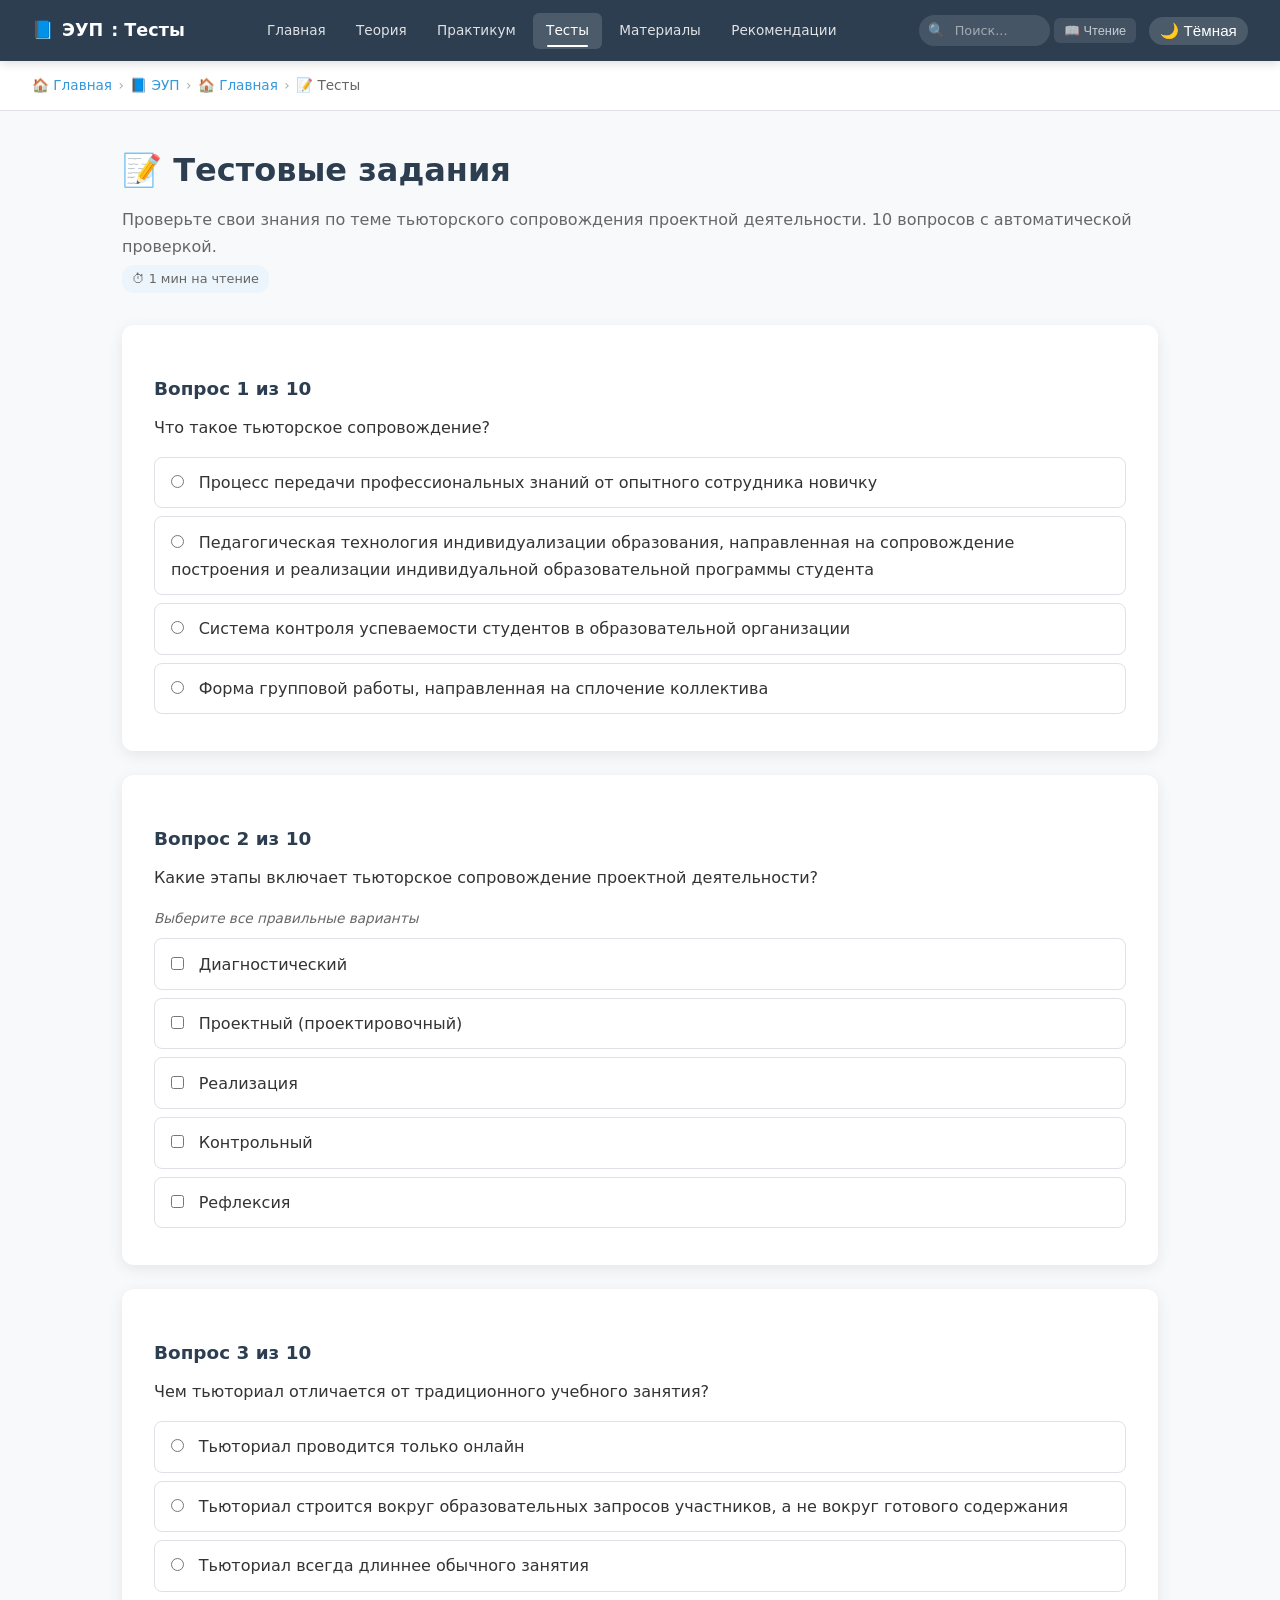
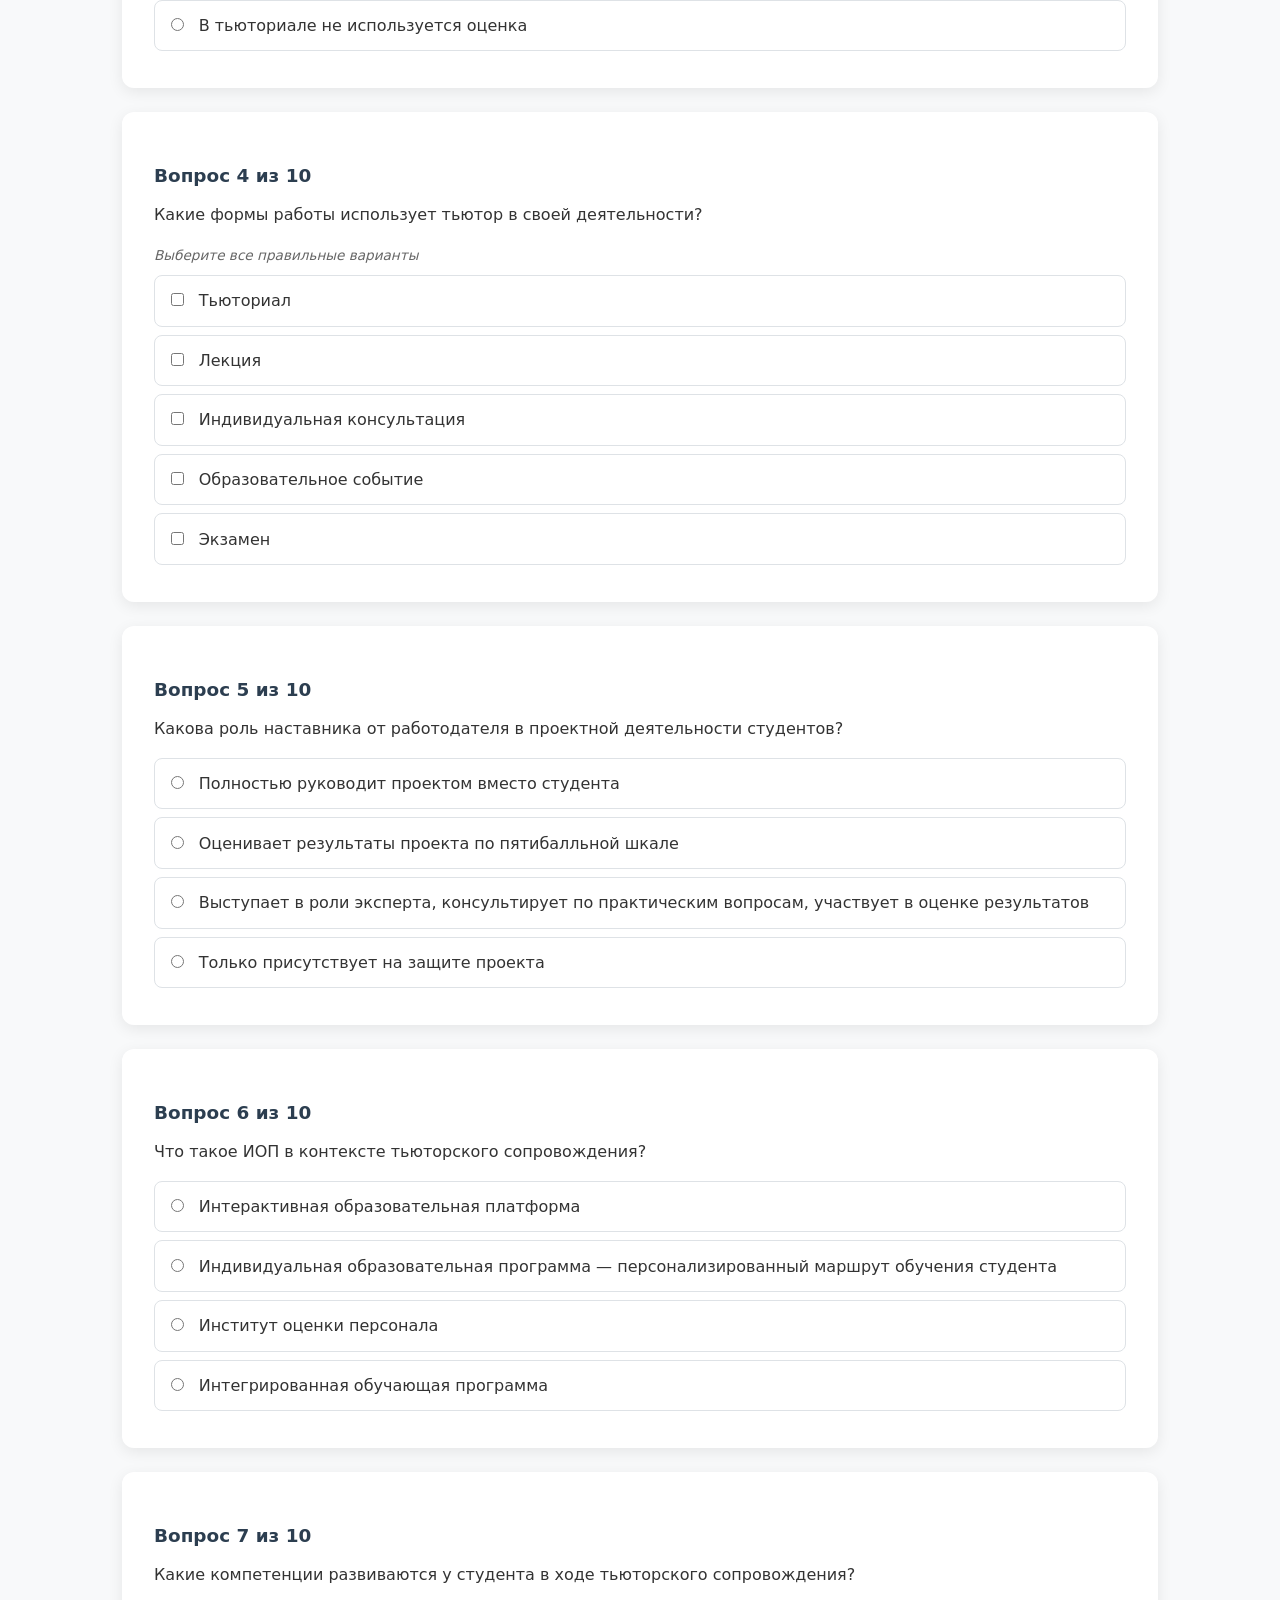
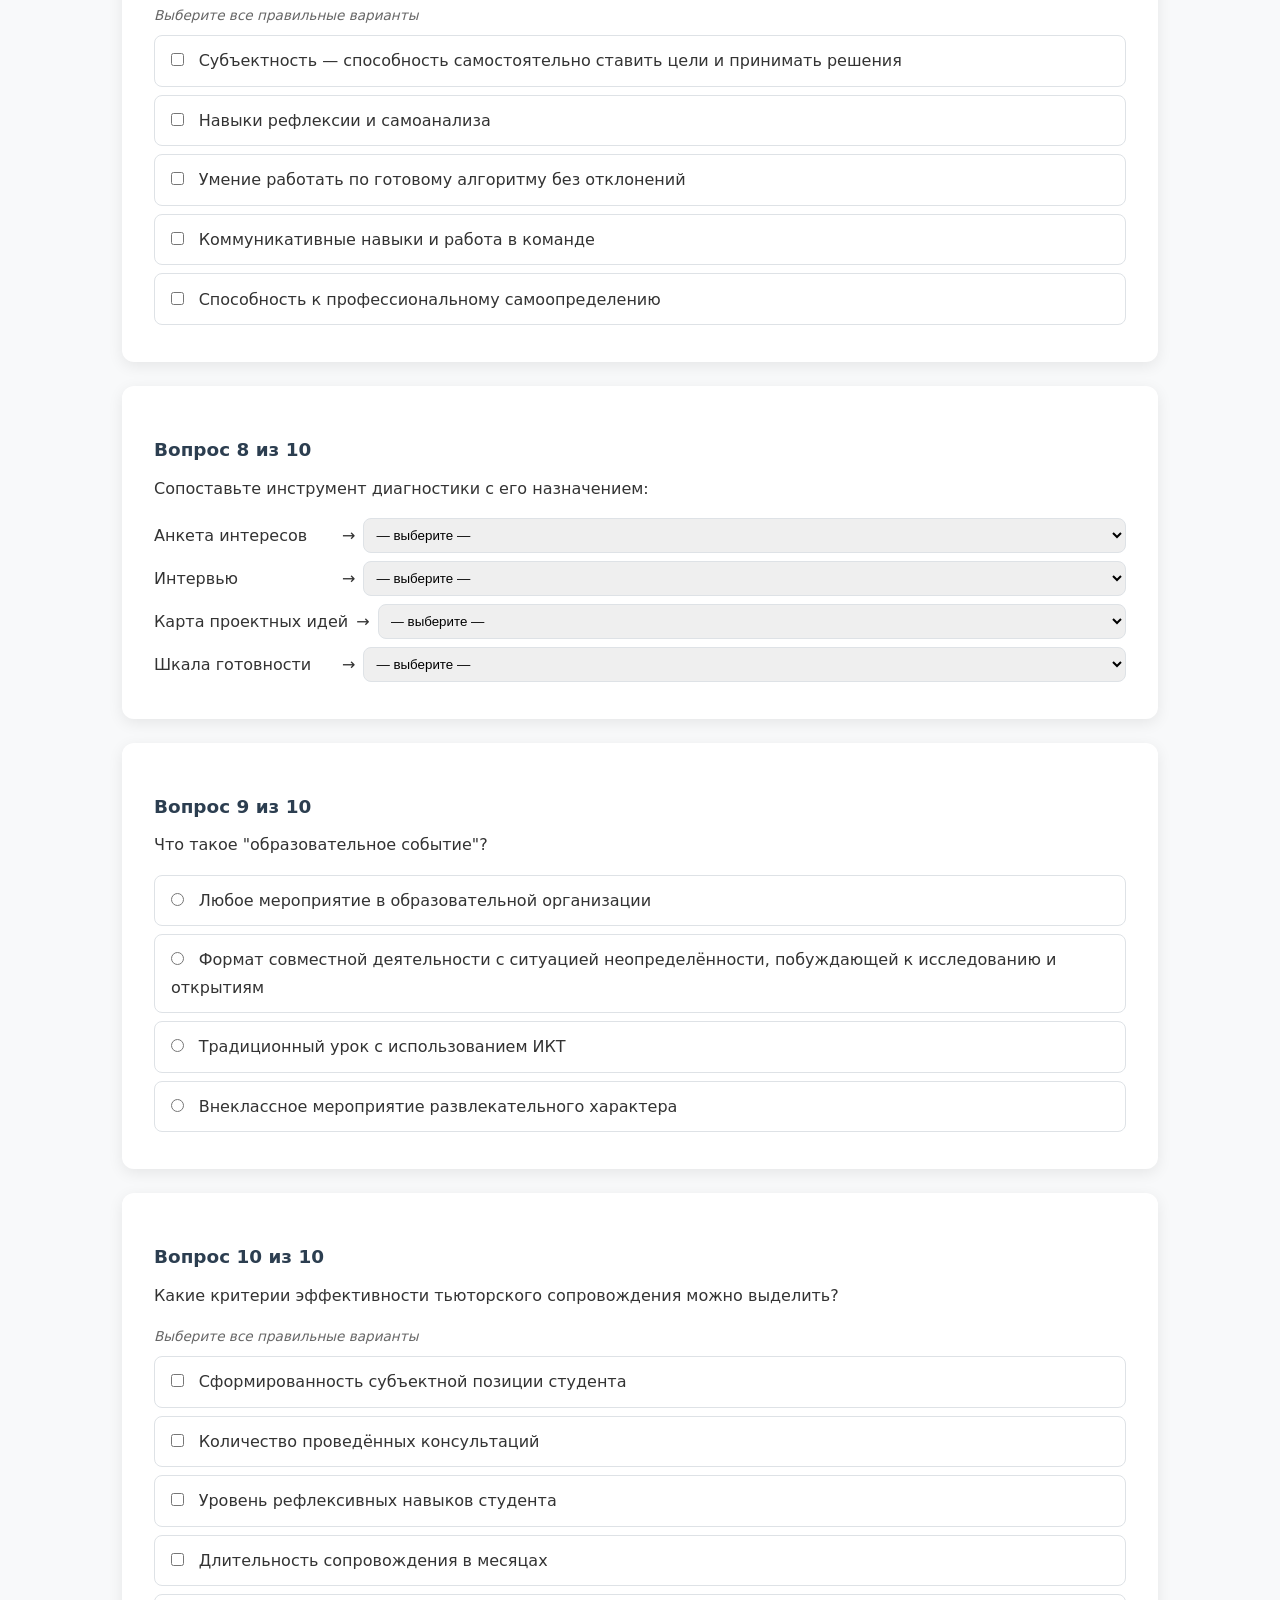
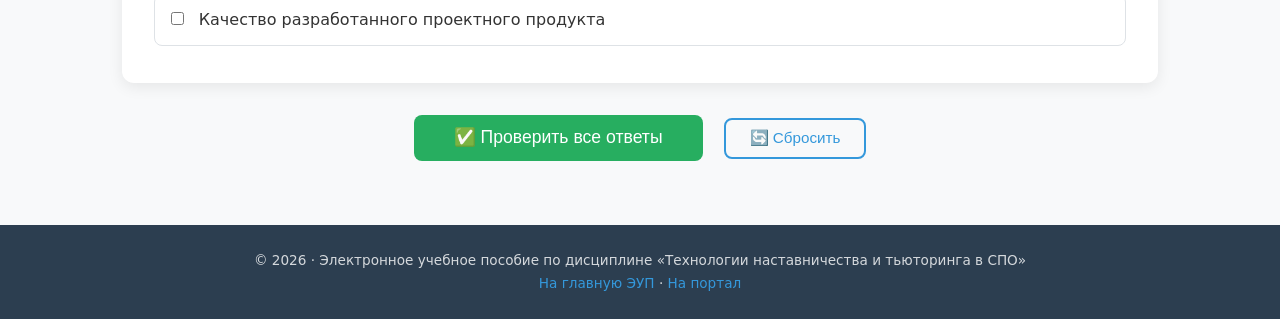
<file: eup/pages/testy.html>
<!DOCTYPE html>
<html lang="ru">
<head>
    <meta charset="UTF-8">
    <meta name="viewport" content="width=device-width, initial-scale=1.0">
    <title>Тесты — Тьюторское сопровождение</title>
    <link rel="stylesheet" href="../css/style.css">
</head>
<body>
    <div class="top-bar">
        <button class="hamburger" id="hamburger-btn" aria-label="Меню">☰</button>
        <div class="logo"><a href="../../index.html">📘</a> <a href="../index.html">ЭУП</a>: Тесты</div>
        <nav class="top-nav">
            <a href="../index.html">Главная</a>
            <a href="teoriya.html">Теория</a>
            <a href="praktikum.html">Практикум</a>
            <a href="testy.html" class="active">Тесты</a>
            <a href="materialy.html">Материалы</a>
            <a href="rekomendacii.html">Рекомендации</a>
        </nav>
        <div style="display:flex;align-items:center;gap:0.3rem;flex-wrap:wrap;">
            <div class="search-box">
                <span class="search-icon">🔍</span>
                <input type="text" id="search-input" placeholder="Поиск..." aria-label="Поиск по странице">
            </div>
            <button class="reading-mode-btn" onclick="toggleReadingMode()" title="Режим чтения">📖 <span class="label">Чтение</span></button>
            <button class="theme-toggle" onclick="toggleTheme()" title="Переключить тему">🌙 <span class="label">Тёмная</span></button>
        </div>
    </div>

    <div id="breadcrumbs" class="breadcrumbs"></div>

    <div class="main">
        <div class="page-header">
            <h1>📝 Тестовые задания</h1>
            <p class="desc">Проверьте свои знания по теме тьюторского сопровождения проектной деятельности. 10 вопросов с автоматической проверкой.</p>
            <span class="reading-time" id="reading-time-container"></span>
        </div>

        <div id="test-container">
            <!-- Вопросы будут сгенерированы JS -->
        </div>

        <div style="text-align:center;margin:2rem 0;">
            <button class="btn btn-success" onclick="checkTest()" style="padding:0.8rem 2.5rem;font-size:1.1rem;">✅ Проверить все ответы</button>
            <button class="btn btn-outline" onclick="resetTest()" style="margin-left:1rem;">🔄 Сбросить</button>
        </div>

        <div id="test-result" class="section" style="display:none;"></div>
    </div>

    <button id="back-to-top" style="display:none;position:fixed;bottom:2rem;right:2rem;padding:0.8rem 1rem;background:#3498db;color:white;border:none;border-radius:50%;cursor:pointer;font-size:1.2rem;box-shadow:0 4px 15px rgba(0,0,0,0.2);z-index:50;">↑</button>

    <div class="footer">
        <p>© 2026 · Электронное учебное пособие по дисциплине «Технологии наставничества и тьюторинга в СПО»</p>
        <p><a href="../index.html">На главную ЭУП</a> · <a href="../../index.html">На портал</a></p>
    </div>

    <script src="../js/navigation.js"></script>
    <script src="../js/main.js"></script>
    <script src="../js/tests.js"></script>
    <script src="../js/stats.js"></script>
    <script>
        document.addEventListener('DOMContentLoaded', function() {
            renderTests();
        });

        function renderTests() {
            var container = document.getElementById('test-container');
            var html = '';

            window.testData.forEach(function(item, index) {
                html += '<div class="section" id="q-section-' + index + '">';
                html += '<h3>Вопрос ' + (index + 1) + ' из ' + window.testData.length + '</h3>';
                html += '<p style="margin-bottom:1rem;">' + item.question + '</p>';

                if (item.type === 'single') {
                    html += '<div class="options">';
                    item.options.forEach(function(opt, oi) {
                        html += '<label><input type="radio" name="q' + index + '" value="' + oi + '"> ' + opt + '</label>';
                    });
                    html += '</div>';
                } else if (item.type === 'multiple') {
                    html += '<p style="font-size:0.85rem;color:#666;margin-bottom:0.5rem;"><em>Выберите все правильные варианты</em></p>';
                    html += '<div class="options">';
                    item.options.forEach(function(opt, oi) {
                        html += '<label><input type="checkbox" name="q' + index + '" value="' + oi + '"> ' + opt + '</label>';
                    });
                    html += '</div>';
                } else if (item.type === 'match') {
                    html += '<div id="match-q' + index + '">';
                    item.pairs.forEach(function(pair, pi) {
                        html += '<div style="margin:0.5rem 0;display:flex;align-items:center;gap:0.5rem;flex-wrap:wrap;">';
                        html += '<span style="min-width:180px;font-weight:500;">' + pair.left + '</span>';
                        html += '<span>→</span>';
                        html += '<select style="padding:0.5rem;border-radius:8px;border:1px solid #dee2e6;flex:1;min-width:200px;">';
                        html += '<option value="-1">— выберите —</option>';
                        item.pairs.forEach(function(opt, oi) {
                            html += '<option value="' + oi + '">' + opt.right + '</option>';
                        });
                        html += '</select>';
                        html += '</div>';
                    });
                    html += '</div>';
                }

                html += '<div id="feedback-q' + index + '" class="feedback" style="display:none;"></div>';
                html += '</div>';
            });

            container.innerHTML = html;
        }

        // Переопределяем функцию показа результата
        var originalCheckTest = window.checkTest;
        window.checkTest = function() {
            originalCheckTest();
            var resultDiv = document.getElementById('test-result');
            if (resultDiv) {
                resultDiv.style.display = 'block';
            }
        };
    </script>
</body>
</html>
</file>
<file: eup/css/style.css>
:root {
    --primary: #2c3e50;
    --secondary: #3498db;
    --secondary-light: #ebf5fb;
    --accent: #e74c3c;
    --success: #27ae60;
    --warning: #f39c12;
    --bg: #f8f9fa;
    --card-bg: #ffffff;
    --text: #333;
    --text-light: #666;
    --border: #dee2e6;
    --shadow: 0 4px 15px rgba(0,0,0,0.08);
    --radius: 12px;
    --font: 'Segoe UI', system-ui, -apple-system, sans-serif;
    --overlay: rgba(0,0,0,0.5);
    --progress-color: #3498db;
}

/* ===== DARK THEME ===== */
[data-theme="dark"] {
    --primary: #1a1a2e;
    --secondary: #4da6ff;
    --secondary-light: #1e2a3a;
    --accent: #ff6b6b;
    --success: #51cf66;
    --warning: #ffd43b;
    --bg: #0f0f1a;
    --card-bg: #1a1a2e;
    --text: #e0e0e0;
    --text-light: #a0a0a0;
    --border: #2a2a3e;
    --shadow: 0 4px 15px rgba(0,0,0,0.3);
    --overlay: rgba(0,0,0,0.7);
    --progress-color: #4da6ff;
}

* {
    margin: 0;
    padding: 0;
    box-sizing: border-box;
}

html {
    scroll-behavior: smooth;
}

body {
    font-family: var(--font);
    background: var(--bg);
    color: var(--text);
    line-height: 1.7;
    display: flex;
    flex-direction: column;
    min-height: 100vh;
    transition: background 0.3s ease, color 0.3s ease;
}

/* ===== READING PROGRESS BAR ===== */
#reading-progress {
    position: fixed;
    top: 0;
    left: 0;
    height: 3px;
    background: linear-gradient(90deg, var(--progress-color), #2ecc71);
    width: 0%;
    z-index: 9999;
    transition: width 0.1s linear;
    box-shadow: 0 0 10px rgba(52, 152, 219, 0.3);
}

/* ===== PAGE TRANSITIONS ===== */
@keyframes fadeIn {
    from { opacity: 0; transform: translateY(24px); }
    to   { opacity: 1; transform: translateY(0); }
}

.main {
    flex: 1;
    max-width: 1100px;
    width: 100%;
    margin: 0 auto;
    padding: 2rem;
    animation: fadeIn 0.6s ease-out;
    animation-fill-mode: both;
}

.section {
    background: var(--card-bg);
    border-radius: var(--radius);
    padding: 1.8rem 2rem;
    margin-bottom: 1.5rem;
    box-shadow: var(--shadow);
    animation: fadeIn 0.5s ease-out;
    animation-fill-mode: both;
    transition: background 0.3s ease, box-shadow 0.3s ease;
}
.section:nth-child(1) { animation-delay: 0.05s; }
.section:nth-child(2) { animation-delay: 0.1s; }
.section:nth-child(3) { animation-delay: 0.15s; }
.section:nth-child(4) { animation-delay: 0.2s; }
.section:nth-child(5) { animation-delay: 0.25s; }
.section:nth-child(6) { animation-delay: 0.3s; }
.section:nth-child(7) { animation-delay: 0.35s; }
.section:nth-child(8) { animation-delay: 0.4s; }

/* ===== HEADER & NAVIGATION ===== */
.top-bar {
    background: var(--primary);
    color: white;
    padding: 0.8rem 2rem;
    display: flex;
    align-items: center;
    justify-content: space-between;
    flex-wrap: wrap;
    gap: 0.5rem;
    position: sticky;
    top: 0;
    z-index: 100;
    box-shadow: 0 2px 10px rgba(0,0,0,0.15);
    transition: background 0.3s ease;
}

.top-bar .logo {
    font-weight: 700;
    font-size: 1.1rem;
    display: flex;
    align-items: center;
    gap: 0.5rem;
}

.top-bar .logo a {
    color: white;
    text-decoration: none;
}

.top-nav {
    display: flex;
    gap: 0.3rem;
    flex-wrap: wrap;
    align-items: center;
}

.top-nav a {
    color: rgba(255,255,255,0.85);
    text-decoration: none;
    padding: 0.4rem 0.8rem;
    border-radius: 6px;
    font-size: 0.85rem;
    transition: background 0.2s, color 0.2s;
    position: relative;
}

/* Underline animation for nav links */
.top-nav a::after {
    content: '';
    position: absolute;
    bottom: 2px;
    left: 50%;
    width: 0;
    height: 2px;
    background: white;
    transition: width 0.3s ease, left 0.3s ease;
    border-radius: 1px;
}

.top-nav a:hover::after,
.top-nav a.active::after {
    width: 60%;
    left: 20%;
}

.top-nav a:hover, .top-nav a.active {
    background: rgba(255,255,255,0.15);
    color: white;
}

/* ===== DARK MODE TOGGLE ===== */
.theme-toggle {
    background: rgba(255,255,255,0.15);
    border: none;
    color: white;
    padding: 0.4rem 0.7rem;
    border-radius: 20px;
    cursor: pointer;
    font-size: 0.95rem;
    transition: background 0.2s, transform 0.2s;
    line-height: 1;
    margin-left: 0.5rem;
    display: inline-flex;
    align-items: center;
    gap: 0.3rem;
}
.theme-toggle:hover {
    background: rgba(255,255,255,0.3);
    transform: scale(1.05);
}

/* ===== SEARCH ===== */
.search-box {
    display: inline-flex;
    align-items: center;
    gap: 0.3rem;
    background: rgba(255,255,255,0.12);
    border-radius: 20px;
    padding: 0.2rem 0.6rem;
    transition: background 0.2s, width 0.3s;
}
.search-box:focus-within {
    background: rgba(255,255,255,0.25);
}
.search-box input {
    background: transparent;
    border: none;
    color: white;
    font-family: var(--font);
    font-size: 0.8rem;
    padding: 0.3rem 0.3rem;
    width: 90px;
    outline: none;
    transition: width 0.3s;
}
.search-box input:focus {
    width: 180px;
}
.search-box input::placeholder {
    color: rgba(255,255,255,0.5);
}
.search-box .search-icon {
    font-size: 0.85rem;
    cursor: pointer;
    opacity: 0.7;
}

/* Highlight search matches */
.search-highlight {
    background: #fff3cd;
    padding: 0.1rem 0.2rem;
    border-radius: 3px;
}
[data-theme="dark"] .search-highlight {
    background: #5a4a1a;
    color: #ffd;
}

/* ===== HAMBURGER ===== */
.hamburger {
    display: none;
    background: rgba(255,255,255,0.15);
    border: none;
    color: white;
    padding: 0.4rem 0.7rem;
    border-radius: 6px;
    cursor: pointer;
    font-size: 1.2rem;
    line-height: 1;
    transition: background 0.2s;
}
.hamburger:hover { background: rgba(255,255,255,0.3); }

/* ===== READING MODE ===== */
.reading-mode .top-nav { display: none; }
.reading-mode .search-box { display: none; }
.reading-mode .theme-toggle { display: none; }
.reading-mode .hamburger { display: none; }
.reading-mode .main {
    max-width: 780px;
    font-size: 1.1rem;
    line-height: 1.9;
}
.reading-mode .footer { display: none; }
.reading-mode .section {
    box-shadow: none;
    background: transparent;
    padding: 1rem 0;
}
.reading-mode #back-to-top { display: none !important; }
.reading-mode .top-bar {
    justify-content: center;
}

/* ===== BREADCRUMBS ===== */
.breadcrumbs {
    padding: 0.8rem 2rem;
    font-size: 0.85rem;
    color: var(--text-light);
    background: var(--card-bg);
    border-bottom: 1px solid var(--border);
    transition: background 0.3s ease;
}

.breadcrumbs a {
    color: var(--secondary);
    text-decoration: none;
}

.breadcrumbs a:hover { text-decoration: underline; }

.breadcrumbs .sep {
    margin: 0 0.4rem;
    color: #aaa;
}

/* ===== PAGE HEADER ===== */
.page-header {
    margin-bottom: 2rem;
}

.page-header h1 {
    font-size: 2rem;
    color: var(--primary);
    margin-bottom: 0.5rem;
    transition: color 0.3s ease;
}

.page-header .desc {
    font-size: 1rem;
    color: var(--text-light);
}

.reading-time {
    display: inline-block;
    font-size: 0.8rem;
    color: var(--text-light);
    background: var(--secondary-light);
    padding: 0.2rem 0.6rem;
    border-radius: 12px;
    margin-top: 0.3rem;
    transition: background 0.3s;
}

/* ===== CONTENT SECTIONS ===== */
.section h2 {
    font-size: 1.4rem;
    color: var(--primary);
    margin-bottom: 1rem;
    padding-bottom: 0.5rem;
    border-bottom: 2px solid var(--secondary-light);
    transition: color 0.3s ease, border-color 0.3s ease;
}

.section h3 {
    font-size: 1.15rem;
    color: var(--primary);
    margin: 1.2rem 0 0.6rem;
}

.section p {
    margin-bottom: 0.8rem;
}

.section ul, .section ol {
    margin: 0.5rem 0 1rem 1.5rem;
}

.section li {
    margin-bottom: 0.4rem;
}

/* ===== DEFINITION BOX ===== */
.definition {
    background: var(--secondary-light);
    border-left: 4px solid var(--secondary);
    padding: 1rem 1.5rem;
    margin: 1rem 0;
    border-radius: 0 var(--radius) var(--radius) 0;
    transition: background 0.3s ease;
}

.definition strong {
    color: var(--secondary);
    display: block;
    margin-bottom: 0.3rem;
    font-size: 0.95rem;
    text-transform: uppercase;
    letter-spacing: 0.5px;
}

/* ===== INFO BOX ===== */
.info-box {
    background: #fff3cd;
    border-left: 4px solid var(--warning);
    padding: 1rem 1.5rem;
    margin: 1rem 0;
    border-radius: 0 var(--radius) var(--radius) 0;
    transition: background 0.3s ease;
}
[data-theme="dark"] .info-box {
    background: #2a2410;
}

.info-box strong {
    color: #856404;
}
[data-theme="dark"] .info-box strong {
    color: #ffd43b;
}

/* ===== TABLES ===== */
.table-wrap {
    overflow-x: auto;
    margin: 1rem 0;
}

table {
    width: 100%;
    border-collapse: collapse;
    font-size: 0.9rem;
}

table th {
    background: var(--primary);
    color: white;
    padding: 0.7rem 1rem;
    text-align: left;
    font-weight: 600;
    transition: background 0.3s ease;
}

table td {
    padding: 0.6rem 1rem;
    border-bottom: 1px solid var(--border);
}

table tr:nth-child(even) {
    background: var(--bg);
}

table tr:hover {
    background: var(--secondary-light);
}

/* ===== DIAGRAM / SVG ===== */
.diagram {
    text-align: center;
    margin: 1.5rem 0;
    padding: 2rem;
    background: var(--secondary-light);
    border-radius: var(--radius);
    border: 2px dashed var(--secondary);
    transition: background 0.3s ease;
}

.diagram svg {
    max-width: 100%;
    height: auto;
}

.diagram .caption {
    margin-top: 0.8rem;
    font-size: 0.85rem;
    color: var(--text-light);
    font-style: italic;
}

/* SVG animation for diagram circles */
.diagram svg circle {
    fill-opacity: 0;
    animation: fadeInCircle 0.6s ease forwards;
}
.diagram svg circle:nth-child(1) { animation-delay: 0.1s; }
.diagram svg circle:nth-child(2) { animation-delay: 0.3s; }
.diagram svg circle:nth-child(3) { animation-delay: 0.5s; }
.diagram svg circle:nth-child(4) { animation-delay: 0.7s; }

@keyframes fadeInCircle {
    to { fill-opacity: 1; }
}

/* SVG text animation */
.diagram svg text {
    opacity: 0;
    animation: fadeInText 0.5s ease forwards;
}
.diagram svg text:nth-of-type(1) { animation-delay: 0.2s; }
.diagram svg text:nth-of-type(2) { animation-delay: 0.3s; }
.diagram svg text:nth-of-type(3) { animation-delay: 0.4s; }
.diagram svg text:nth-of-type(4) { animation-delay: 0.5s; }
.diagram svg text:nth-of-type(5) { animation-delay: 0.6s; }
.diagram svg text:nth-of-type(6) { animation-delay: 0.7s; }
.diagram svg text:nth-of-type(7) { animation-delay: 0.8s; }
.diagram svg text:nth-of-type(8) { animation-delay: 0.9s; }

@keyframes fadeInText {
    to { opacity: 1; }
}

/* SVG line animation */
.diagram svg line {
    stroke-dasharray: 800;
    stroke-dashoffset: 800;
    animation: drawLine 1.2s ease forwards;
}
@keyframes drawLine {
    to { stroke-dashoffset: 0; }
}

/* ===== TAGS ===== */
.tag {
    display: inline-block;
    padding: 0.2rem 0.6rem;
    border-radius: 12px;
    font-size: 0.75rem;
    font-weight: 600;
    margin-right: 0.3rem;
}

.tag-blue { background: var(--secondary-light); color: var(--secondary); }
.tag-green { background: #e8f8f5; color: var(--success); }
.tag-red { background: #fdedec; color: var(--accent); }
.tag-yellow { background: #fef9e7; color: #7d6608; }

/* ===== CARDS GRID ===== */
.card-grid {
    display: grid;
    grid-template-columns: repeat(auto-fit, minmax(280px, 1fr));
    gap: 1.2rem;
    margin: 1rem 0;
}

.card-item {
    background: var(--card-bg);
    border: 1px solid var(--border);
    border-radius: var(--radius);
    padding: 1.5rem;
    transition: box-shadow 0.3s ease, transform 0.3s ease, background 0.3s ease, border-color 0.3s ease;
    position: relative;
    overflow: hidden;
}

/* Glassmorphism light effect */
.card-item::before {
    content: '';
    position: absolute;
    top: -50%;
    left: -50%;
    width: 200%;
    height: 200%;
    background: radial-gradient(circle, rgba(255,255,255,0.05) 0%, transparent 60%);
    opacity: 0;
    transition: opacity 0.5s ease;
    pointer-events: none;
}
.card-item:hover::before {
    opacity: 1;
}

.card-item:hover {
    box-shadow: 0 8px 25px rgba(0,0,0,0.12);
    transform: translateY(-4px);
    border-color: var(--secondary);
}

.card-item h4 {
    color: var(--primary);
    margin-bottom: 0.5rem;
}

/* ===== EXERCISE CARDS ===== */
.exercise {
    background: var(--secondary-light);
    border: 1px solid var(--border);
    border-radius: var(--radius);
    padding: 1.5rem;
    margin: 1rem 0;
    transition: background 0.3s ease, border-color 0.3s ease;
}

.exercise h3 {
    color: var(--secondary);
    margin-bottom: 0.8rem;
    display: flex;
    align-items: center;
    gap: 0.5rem;
}

.exercise .task-text {
    margin-bottom: 1rem;
}

.exercise textarea, .exercise input[type="text"], .exercise select {
    width: 100%;
    padding: 0.7rem;
    border: 1px solid var(--border);
    border-radius: 8px;
    font-family: var(--font);
    font-size: 0.95rem;
    margin-bottom: 0.8rem;
    background: var(--card-bg);
    color: var(--text);
    transition: border-color 0.2s, background 0.3s, color 0.3s;
}

.exercise textarea { min-height: 100px; resize: vertical; }

.exercise .options label {
    display: block;
    padding: 0.5rem 0.8rem;
    margin-bottom: 0.4rem;
    background: var(--card-bg);
    border: 1px solid var(--border);
    border-radius: 8px;
    cursor: pointer;
    transition: background 0.2s, border-color 0.2s;
}

.exercise .options label:hover {
    background: var(--secondary-light);
    border-color: var(--secondary);
}

.exercise .options input[type="radio"],
.exercise .options input[type="checkbox"] {
    margin-right: 0.6rem;
}

/* ===== OPTIONS IN TESTS ===== */
.section .options label {
    display: block;
    padding: 0.7rem 1rem;
    margin-bottom: 0.5rem;
    background: var(--card-bg);
    border: 1px solid var(--border);
    border-radius: 8px;
    cursor: pointer;
    transition: background 0.2s, border-color 0.2s;
}
[data-theme="dark"] .section .options label {
    background: #16162a;
}

.section .options label:hover {
    background: var(--secondary-light);
    border-color: var(--secondary);
}

.section .options input[type="radio"],
.section .options input[type="checkbox"] {
    margin-right: 0.6rem;
}

.exercise .options label.selected {
    background: #d4edda;
    border-color: var(--success);
}

/* ===== RIPPLE EFFECT ===== */
.btn, .btn-check, .btn-success, .btn-outline {
    position: relative;
    overflow: hidden;
}
.ripple-effect {
    position: absolute;
    border-radius: 50%;
    background: rgba(255,255,255,0.4);
    transform: scale(0);
    animation: rippleAnim 0.6s ease-out;
    pointer-events: none;
}
@keyframes rippleAnim {
    to { transform: scale(4); opacity: 0; }
}

/* ===== BUTTONS ===== */
.btn, .btn-check {
    display: inline-block;
    padding: 0.6rem 1.5rem;
    background: var(--secondary);
    color: white;
    border: none;
    border-radius: 8px;
    font-size: 0.95rem;
    cursor: pointer;
    text-decoration: none;
    transition: background 0.2s, transform 0.2s;
}

.btn:hover, .btn-check:hover {
    background: #2980b9;
    transform: translateY(-1px);
}

.btn-outline {
    display: inline-block;
    padding: 0.6rem 1.5rem;
    background: transparent;
    border: 2px solid var(--secondary);
    color: var(--secondary);
    border-radius: 8px;
    font-size: 0.95rem;
    cursor: pointer;
    text-decoration: none;
    transition: background 0.2s, color 0.2s, transform 0.2s;
}

.btn-outline:hover {
    background: var(--secondary);
    color: white;
    transform: translateY(-1px);
}

.btn-success {
    display: inline-block;
    padding: 0.6rem 1.5rem;
    background: var(--success);
    color: white;
    border: none;
    border-radius: 8px;
    font-size: 0.95rem;
    cursor: pointer;
    text-decoration: none;
    transition: background 0.2s, transform 0.2s;
}

.btn-success:hover {
    background: #219a52;
    transform: translateY(-1px);
}

/* ===== FEEDBACK ===== */
.exercise .feedback, .section .feedback {
    margin-top: 0.8rem;
    padding: 0.8rem;
    border-radius: 8px;
    display: none;
    animation: fadeIn 0.3s ease-out;
}

.exercise .feedback.correct, .section .feedback.correct {
    display: block;
    background: #d4edda;
    border: 1px solid #c3e6cb;
    color: #155724;
}

.exercise .feedback.incorrect, .section .feedback.incorrect {
    display: block;
    background: #f8d7da;
    border: 1px solid #f5c6cb;
    color: #721c24;
}

.exercise .feedback.partial, .section .feedback.partial {
    display: block;
    background: #fff3cd;
    border: 1px solid #ffeeba;
    color: #856404;
}

/* ===== GLOSSARY ===== */
.glossary-term {
    display: inline;
    color: var(--secondary);
    border-bottom: 1px dashed var(--secondary);
    cursor: pointer;
    transition: background 0.2s;
}

.glossary-term:hover {
    background: var(--secondary-light);
}

/* ===== MODAL ===== */
.modal-overlay {
    display: none;
    position: fixed;
    top: 0; left: 0; right: 0; bottom: 0;
    background: var(--overlay);
    z-index: 200;
    justify-content: center;
    align-items: center;
    animation: fadeIn 0.2s ease-out;
}

.modal-overlay.active {
    display: flex;
}

.modal {
    background: var(--card-bg);
    border-radius: var(--radius);
    padding: 2rem;
    max-width: 500px;
    width: 90%;
    max-height: 80vh;
    overflow-y: auto;
    box-shadow: 0 20px 60px rgba(0,0,0,0.3);
    position: relative;
    animation: modalSlideIn 0.3s ease-out;
    transition: background 0.3s ease;
}
@keyframes modalSlideIn {
    from { transform: translateY(-30px); opacity: 0; }
    to   { transform: translateY(0); opacity: 1; }
}

.modal .close-btn {
    position: absolute;
    top: 1rem;
    right: 1rem;
    background: none;
    border: none;
    font-size: 1.5rem;
    cursor: pointer;
    color: #aaa;
    transition: color 0.2s, transform 0.2s;
}
.modal .close-btn:hover {
    color: var(--text);
    transform: rotate(90deg);
}

.modal h3 {
    margin-bottom: 1rem;
    color: var(--primary);
}

.modal p {
    line-height: 1.6;
    color: var(--text-light);
}

/* ===== KEYBOARD SHORTCUTS MODAL ===== */
.kbd-shortcut {
    display: inline-block;
    padding: 0.15rem 0.5rem;
    background: var(--bg);
    border: 1px solid var(--border);
    border-radius: 4px;
    font-family: monospace;
    font-size: 0.85rem;
    box-shadow: 0 1px 2px rgba(0,0,0,0.1);
    margin: 0 0.2rem;
}
.shortcuts-grid {
    display: grid;
    grid-template-columns: auto 1fr;
    gap: 0.5rem 1rem;
    align-items: center;
    margin: 1rem 0;
}

/* ===== STATS SECTION ===== */
.stats-grid {
    display: grid;
    grid-template-columns: repeat(auto-fit, minmax(200px, 1fr));
    gap: 1rem;
    margin: 1rem 0;
}
.stat-card {
    background: var(--secondary-light);
    border-radius: var(--radius);
    padding: 1.2rem;
    text-align: center;
    transition: transform 0.3s, background 0.3s;
}
.stat-card:hover {
    transform: translateY(-3px);
}
.stat-card .stat-value {
    font-size: 2rem;
    font-weight: 700;
    color: var(--secondary);
}
.stat-card .stat-label {
    font-size: 0.85rem;
    color: var(--text-light);
    margin-top: 0.3rem;
}

/* ===== BADGES SYSTEM ===== */
.badge-container {
    display: flex;
    flex-wrap: wrap;
    gap: 0.8rem;
    margin: 1rem 0;
}
.badge-item {
    display: flex;
    flex-direction: column;
    align-items: center;
    padding: 1rem;
    background: var(--card-bg);
    border: 2px solid var(--border);
    border-radius: var(--radius);
    width: 110px;
    transition: transform 0.3s, border-color 0.3s, box-shadow 0.3s;
    cursor: default;
}
.badge-item.unlocked {
    border-color: var(--success);
    box-shadow: 0 0 15px rgba(39, 174, 96, 0.2);
    background: linear-gradient(145deg, var(--card-bg), #e8f8f5);
}
[data-theme="dark"] .badge-item.unlocked {
    background: linear-gradient(145deg, #1a1a2e, #0d2818);
}
.badge-item.locked {
    opacity: 0.5;
    filter: grayscale(0.8);
}
.badge-item:hover {
    transform: translateY(-5px);
}
.badge-item .badge-icon {
    font-size: 2rem;
    margin-bottom: 0.3rem;
}
.badge-item .badge-title {
    font-size: 0.8rem;
    font-weight: 600;
    text-align: center;
    color: var(--text);
}
.badge-item .badge-status {
    font-size: 0.7rem;
    margin-top: 0.2rem;
    color: var(--text-light);
}

/* ===== PROGRESS BAR ===== */
.progress-bar {
    width: 100%;
    height: 12px;
    background: var(--bg);
    border-radius: 6px;
    overflow: hidden;
    margin: 0.5rem 0;
}
.progress-bar .progress-fill {
    height: 100%;
    background: linear-gradient(90deg, var(--secondary), var(--success));
    border-radius: 6px;
    transition: width 1s ease;
    position: relative;
}
.progress-bar .progress-fill::after {
    content: '';
    position: absolute;
    top: 0; left: 0; right: 0; bottom: 0;
    background: linear-gradient(90deg, transparent, rgba(255,255,255,0.2), transparent);
    animation: shimmer 2s infinite;
}

/* ===== CONFETTI CANVAS ===== */
#confetti-canvas {
    position: fixed;
    top: 0;
    left: 0;
    width: 100vw;
    height: 100vh;
    pointer-events: none;
    z-index: 9998;
}

/* ===== CHART CANVAS ===== */
.chart-container {
    background: var(--card-bg);
    border-radius: var(--radius);
    padding: 1rem;
    margin: 1rem 0;
    border: 1px solid var(--border);
    transition: background 0.3s ease;
}
.chart-container canvas {
    max-width: 100%;
    height: auto;
}

/* ===== FOOTER ===== */
.footer {
    background: var(--primary);
    color: rgba(255,255,255,0.8);
    text-align: center;
    padding: 1.5rem;
    font-size: 0.85rem;
    margin-top: auto;
    transition: background 0.3s ease;
}

.footer a {
    color: var(--secondary);
    text-decoration: none;
}

.footer a:hover { text-decoration: underline; }

/* ===== READING MODE BUTTON ===== */
.reading-mode-btn {
    background: rgba(255,255,255,0.1);
    border: none;
    color: rgba(255,255,255,0.7);
    padding: 0.3rem 0.6rem;
    border-radius: 6px;
    cursor: pointer;
    font-size: 0.8rem;
    transition: background 0.2s, color 0.2s;
}
.reading-mode-btn:hover {
    background: rgba(255,255,255,0.25);
    color: white;
}
.reading-mode-btn.active {
    background: rgba(255,255,255,0.25);
    color: white;
}

/* ===== RESPONSIVE ===== */
@media (max-width: 768px) {
    .top-bar {
        flex-direction: row;
        padding: 0.6rem 1rem;
        flex-wrap: wrap;
    }
    .hamburger {
        display: inline-block;
    }
    .top-nav {
        display: none;
        width: 100%;
        flex-direction: column;
        gap: 0.2rem;
        padding-top: 0.5rem;
    }
    .top-nav.open {
        display: flex;
    }
    .top-nav a {
        font-size: 0.85rem;
        padding: 0.5rem 0.8rem;
    }
    .search-box {
        order: 10;
        width: 100%;
        margin-top: 0.3rem;
    }
    .search-box input {
        width: 100%;
    }
    .search-box input:focus {
        width: 100%;
    }
    .main {
        padding: 1rem;
    }
    .page-header h1 {
        font-size: 1.5rem;
    }
    .section {
        padding: 1.2rem;
    }
    .card-grid {
        grid-template-columns: 1fr;
    }
    .stats-grid {
        grid-template-columns: 1fr 1fr;
    }
    .theme-toggle span.label { display: none; }
    .reading-mode-btn span.label { display: none; }
}

@media (max-width: 480px) {
    .stats-grid {
        grid-template-columns: 1fr;
    }
    .badge-container {
        justify-content: center;
    }
}
</file>
<file: presentation/css/presentation.css>
:root {
    --primary: #2c3e50;
    --secondary: #3498db;
    --accent: #e74c3c;
    --success: #27ae60;
    --bg: #f8f9fa;
    --text: #333;
    --text-light: #666;
    --slide-bg: #ffffff;
    --slide-gradient-1: #f0f4f8;
    --slide-gradient-2: #e8eef5;
    --border-light: #e2e8f0;
    --shadow-sm: 0 2px 8px rgba(0,0,0,0.06);
    --shadow-md: 0 4px 16px rgba(0,0,0,0.08);
}

* { margin: 0; padding: 0; box-sizing: border-box; }

body {
    font-family: 'Segoe UI', system-ui, -apple-system, sans-serif;
    background: #1a1a2e;
    color: var(--text);
    overflow: hidden;
    height: 100vh;
    width: 100vw;
}

.presentation-container {
    position: relative;
    width: 100vw;
    height: 100vh;
}

/* ===== SLIDES ===== */
.slide {
    position: absolute;
    top: 0; left: 0;
    width: 100%;
    height: 100%;
    display: flex;
    flex-direction: column;
    justify-content: center;
    align-items: center;
    padding: 4rem;
    background: linear-gradient(160deg, var(--slide-bg) 0%, var(--slide-gradient-1) 50%, var(--slide-gradient-2) 100%);
    opacity: 0;
    transition: opacity 0.6s ease;
    pointer-events: none;
    overflow-y: auto;
}

/* Top accent line on content slides */
.slide::before {
    content: '';
    position: absolute;
    top: 0; left: 0; right: 0;
    height: 4px;
    background: linear-gradient(90deg, var(--secondary), var(--success), var(--secondary));
    opacity: 0.6;
}

.slide.active {
    opacity: 1;
    pointer-events: all;
}

.slide-content {
    max-width: 1000px;
    width: 100%;
    text-align: center;
    position: relative;
}

/* ===== SLIDE ANIMATIONS ===== */
.slide.active .slide-content h2 {
    animation: slideTitleIn 0.5s ease-out both;
}
.slide.active .slide-content .grid-item {
    opacity: 0;
    transform: translateY(30px);
}
.slide.active .slide-content .grid-item:nth-child(1) { animation: slideItemIn 0.5s ease-out 0.15s both; }
.slide.active .slide-content .grid-item:nth-child(2) { animation: slideItemIn 0.5s ease-out 0.3s both; }
.slide.active .slide-content .grid-item:nth-child(3) { animation: slideItemIn 0.5s ease-out 0.45s both; }
.slide.active .slide-content .grid-item:nth-child(4) { animation: slideItemIn 0.5s ease-out 0.6s both; }
.slide.active .slide-content ul li {
    opacity: 0;
    transform: translateX(-20px);
}
.slide.active .slide-content ul li:nth-child(1) { animation: slideItemIn 0.4s ease-out 0.1s both; }
.slide.active .slide-content ul li:nth-child(2) { animation: slideItemIn 0.4s ease-out 0.2s both; }
.slide.active .slide-content ul li:nth-child(3) { animation: slideItemIn 0.4s ease-out 0.3s both; }
.slide.active .slide-content ul li:nth-child(4) { animation: slideItemIn 0.4s ease-out 0.4s both; }
.slide.active .slide-content ul li:nth-child(5) { animation: slideItemIn 0.4s ease-out 0.5s both; }
.slide.active .slide-content ul li:nth-child(6) { animation: slideItemIn 0.4s ease-out 0.6s both; }
.slide.active .info-box {
    opacity: 0;
    animation: slideItemIn 0.5s ease-out 0.5s both;
}

@keyframes slideTitleIn {
    from { opacity: 0; transform: translateY(-20px); }
    to { opacity: 1; transform: translateY(0); }
}
@keyframes slideItemIn {
    from { opacity: 0; transform: translateY(30px); }
    to { opacity: 1; transform: translateY(0); }
}

/* ===== SLIDE 1: TITLE ===== */
.slide-title {
    background: linear-gradient(135deg, #2c3e50 0%, #3498db 100%);
    color: white;
}

.slide-title::before {
    display: none;
}

.slide-title .slide-content h1 {
    font-size: 2.8rem;
    margin-bottom: 1rem;
    line-height: 1.3;
}

.slide-title .slide-content .sub {
    font-size: 1.2rem;
    opacity: 0.9;
    margin-bottom: 2rem;
}

.slide-title .slide-content .meta {
    font-size: 0.95rem;
    opacity: 0.75;
}

/* ===== CONTENT SLIDES ===== */
.slide h2 {
    font-size: 2rem;
    color: var(--primary);
    margin-bottom: 1rem;
    padding-bottom: 0.6rem;
    border-bottom: 3px solid var(--border-light);
    display: inline-block;
}

.slide .slide-number {
    position: absolute;
    bottom: 1.5rem;
    right: 2rem;
    font-size: 0.85rem;
    color: #aaa;
}

.slide ul {
    text-align: left;
    margin: 1.5rem 0;
    list-style: none;
}

.slide ul li {
    padding: 0.6rem 0;
    padding-left: 1.8rem;
    position: relative;
    font-size: 1.05rem;
    line-height: 1.5;
    color: var(--text);
}

.slide ul li::before {
    content: "";
    position: absolute;
    left: 0.4rem;
    top: 1rem;
    width: 8px;
    height: 8px;
    background: var(--secondary);
    border-radius: 2px;
    opacity: 0.7;
}

.slide ul li strong {
    color: var(--primary);
}

/* Numbered list styling */
.slide ol {
    text-align: left;
    margin: 1.5rem 0;
    padding-left: 1.5rem;
}

.slide ol li {
    padding: 0.4rem 0;
    font-size: 1.05rem;
    line-height: 1.5;
    color: var(--text);
}

/* ===== GRID ===== */
.slide .grid-2 {
    display: grid;
    grid-template-columns: 1fr 1fr;
    gap: 1.5rem;
    text-align: left;
    margin: 1.5rem 0;
}

.slide .grid-item {
    background: var(--slide-bg);
    border-radius: 12px;
    padding: 1.2rem 1.5rem;
    border: 1px solid var(--border-light);
    box-shadow: var(--shadow-sm);
    transition: box-shadow 0.2s, transform 0.2s;
    position: relative;
    overflow: hidden;
}

.slide .grid-item::before {
    content: '';
    position: absolute;
    top: 0; left: 0;
    width: 4px;
    height: 100%;
    background: var(--secondary);
    opacity: 0.3;
    border-radius: 0 2px 2px 0;
}

.slide .grid-item:hover {
    box-shadow: var(--shadow-md);
    transform: translateY(-2px);
}

.slide .grid-item h4 {
    color: var(--primary);
    margin-bottom: 0.6rem;
    font-size: 1.1rem;
}

.slide .grid-item p {
    font-size: 0.92rem;
    line-height: 1.5;
    color: var(--text-light);
}

/* ===== INFO BOXES ON SLIDES ===== */
.slide .info-box {
    margin-top: 1.5rem;
    padding: 1rem 1.5rem;
    background: var(--slide-bg);
    border-radius: 10px;
    border: 1px solid var(--border-light);
    border-left: 4px solid var(--secondary);
    text-align: left;
    box-shadow: var(--shadow-sm);
}

.slide .info-box h4 {
    color: var(--primary);
    margin-bottom: 0.3rem;
}

.slide .info-box p {
    font-size: 0.92rem;
    color: var(--text-light);
    line-height: 1.5;
}

.slide .info-box strong {
    color: var(--text);
}

/* ===== HIGHLIGHT BADGE ===== */
.slide .badge {
    display: inline-block;
    padding: 0.2rem 0.6rem;
    border-radius: 6px;
    font-size: 0.75rem;
    font-weight: 600;
    background: var(--bg);
    color: var(--secondary);
    border: 1px solid var(--border-light);
}

.slide .badge-green {
    background: #e8f8f5;
    color: var(--success);
    border-color: #c3e6cb;
}

.slide .badge-yellow {
    background: #fef9e7;
    color: #7d6608;
    border-color: #ffeeba;
}

/* ===== NAVIGATION ===== */
.nav-bar {
    position: fixed;
    bottom: 0;
    left: 0;
    right: 0;
    background: rgba(0,0,0,0.8);
    display: flex;
    justify-content: center;
    align-items: center;
    padding: 0.8rem;
    gap: 1rem;
    z-index: 50;
}

.nav-bar button {
    background: rgba(255,255,255,0.15);
    color: white;
    border: none;
    padding: 0.5rem 1.2rem;
    border-radius: 8px;
    cursor: pointer;
    font-size: 1rem;
    transition: background 0.2s;
}

.nav-bar button:hover {
    background: rgba(255,255,255,0.3);
}

.nav-bar .dots {
    display: flex;
    gap: 0.4rem;
}

.nav-bar .dot {
    width: 10px;
    height: 10px;
    border-radius: 50%;
    background: rgba(255,255,255,0.3);
    cursor: pointer;
    transition: background 0.2s;
}

.nav-bar .dot.active {
    background: var(--secondary);
}

.nav-bar .slide-info {
    color: rgba(255,255,255,0.6);
    font-size: 0.85rem;
    min-width: 60px;
    text-align: center;
}

/* ===== SPEAKER NOTES ===== */
.speaker-notes {
    position: absolute;
    bottom: 4.5rem;
    left: 50%;
    transform: translateX(-50%);
    background: rgba(0,0,0,0.85);
    color: #fff;
    padding: 0.6rem 1.2rem;
    border-radius: 10px;
    font-size: 0.85rem;
    max-width: 700px;
    width: 90%;
    text-align: center;
    line-height: 1.4;
    z-index: 40;
    opacity: 0;
    transition: opacity 0.3s ease;
    pointer-events: none;
}

.speaker-notes.visible {
    opacity: 1;
    pointer-events: all;
}

/* ===== REPORT SLIDE ===== */
.slide-report h2 {
    color: var(--accent);
}

.slide-report .grid-item h4 {
    color: var(--primary);
    font-size: 0.95rem;
}

.slide-report .grid-item p {
    font-size: 0.85rem;
    color: #555;
    margin-top: 0.3rem;
    line-height: 1.4;
}

/* ===== TIMER ===== */
.timer {
    position: fixed;
    top: 1rem;
    right: 1rem;
    background: rgba(0,0,0,0.7);
    color: white;
    padding: 0.4rem 1rem;
    border-radius: 20px;
    font-size: 0.85rem;
    z-index: 50;
    font-variant-numeric: tabular-nums;
}

/* ===== QR CODE on last slide ===== */
.qr-section {
    position: absolute;
    bottom: 1rem;
    left: 1rem;
    background: white;
    border-radius: 12px;
    padding: 0.6rem 0.8rem;
    box-shadow: 0 4px 20px rgba(0,0,0,0.25);
    text-align: center;
    width: 115px;
    transition: transform 0.3s;
    animation: fadeIn 0.6s ease-out 1s both;
}
.qr-section:hover {
    transform: scale(1.05);
}
.qr-section img {
    width: 80px;
    height: 80px;
    display: block;
    margin: 0 auto;
    border-radius: 6px;
    border: 2px solid #f0f0f0;
}
.qr-section .qr-label {
    font-size: 0.65rem;
    color: #555;
    margin-top: 0.3rem;
    font-weight: 600;
}

/* ===== PROGRESS BAR ===== */
.presentation-progress {
    position: fixed;
    bottom: 3.5rem;
    left: 0;
    width: 100%;
    height: 3px;
    background: rgba(255,255,255,0.15);
    z-index: 49;
}
.presentation-progress .progress-fill {
    height: 100%;
    background: linear-gradient(90deg, var(--secondary), var(--success));
    transition: width 0.3s ease;
    width: 12.5%;
    border-radius: 0 2px 2px 0;
}

/* ===== RESPONSIVE ===== */
@media (max-width: 768px) {
    .slide { padding: 2rem 1.5rem; }
    .slide-title .slide-content h1 { font-size: 1.6rem; }
    .slide h2 { font-size: 1.2rem; }
    .slide ul li { font-size: 0.85rem; }
    .slide .grid-2 { grid-template-columns: 1fr; }
    .qr-section { width: 90px; padding: 0.4rem; left: 0.5rem; bottom: 4.5rem; }
    .qr-section img { width: 60px; height: 60px; }
    .qr-section .qr-label { font-size: 0.55rem; }
    .nav-bar { flex-wrap: wrap; gap: 0.5rem; padding: 0.5rem; }
    .nav-bar button { font-size: 0.85rem; padding: 0.3rem 0.8rem; }
    .speaker-notes { font-size: 0.75rem; bottom: 4rem; }
}

@media (max-width: 480px) {
    .slide { padding: 1.5rem 1rem; }
    .slide-title .slide-content h1 { font-size: 1.3rem; }
    .qr-section { display: none; }
}
</file>
